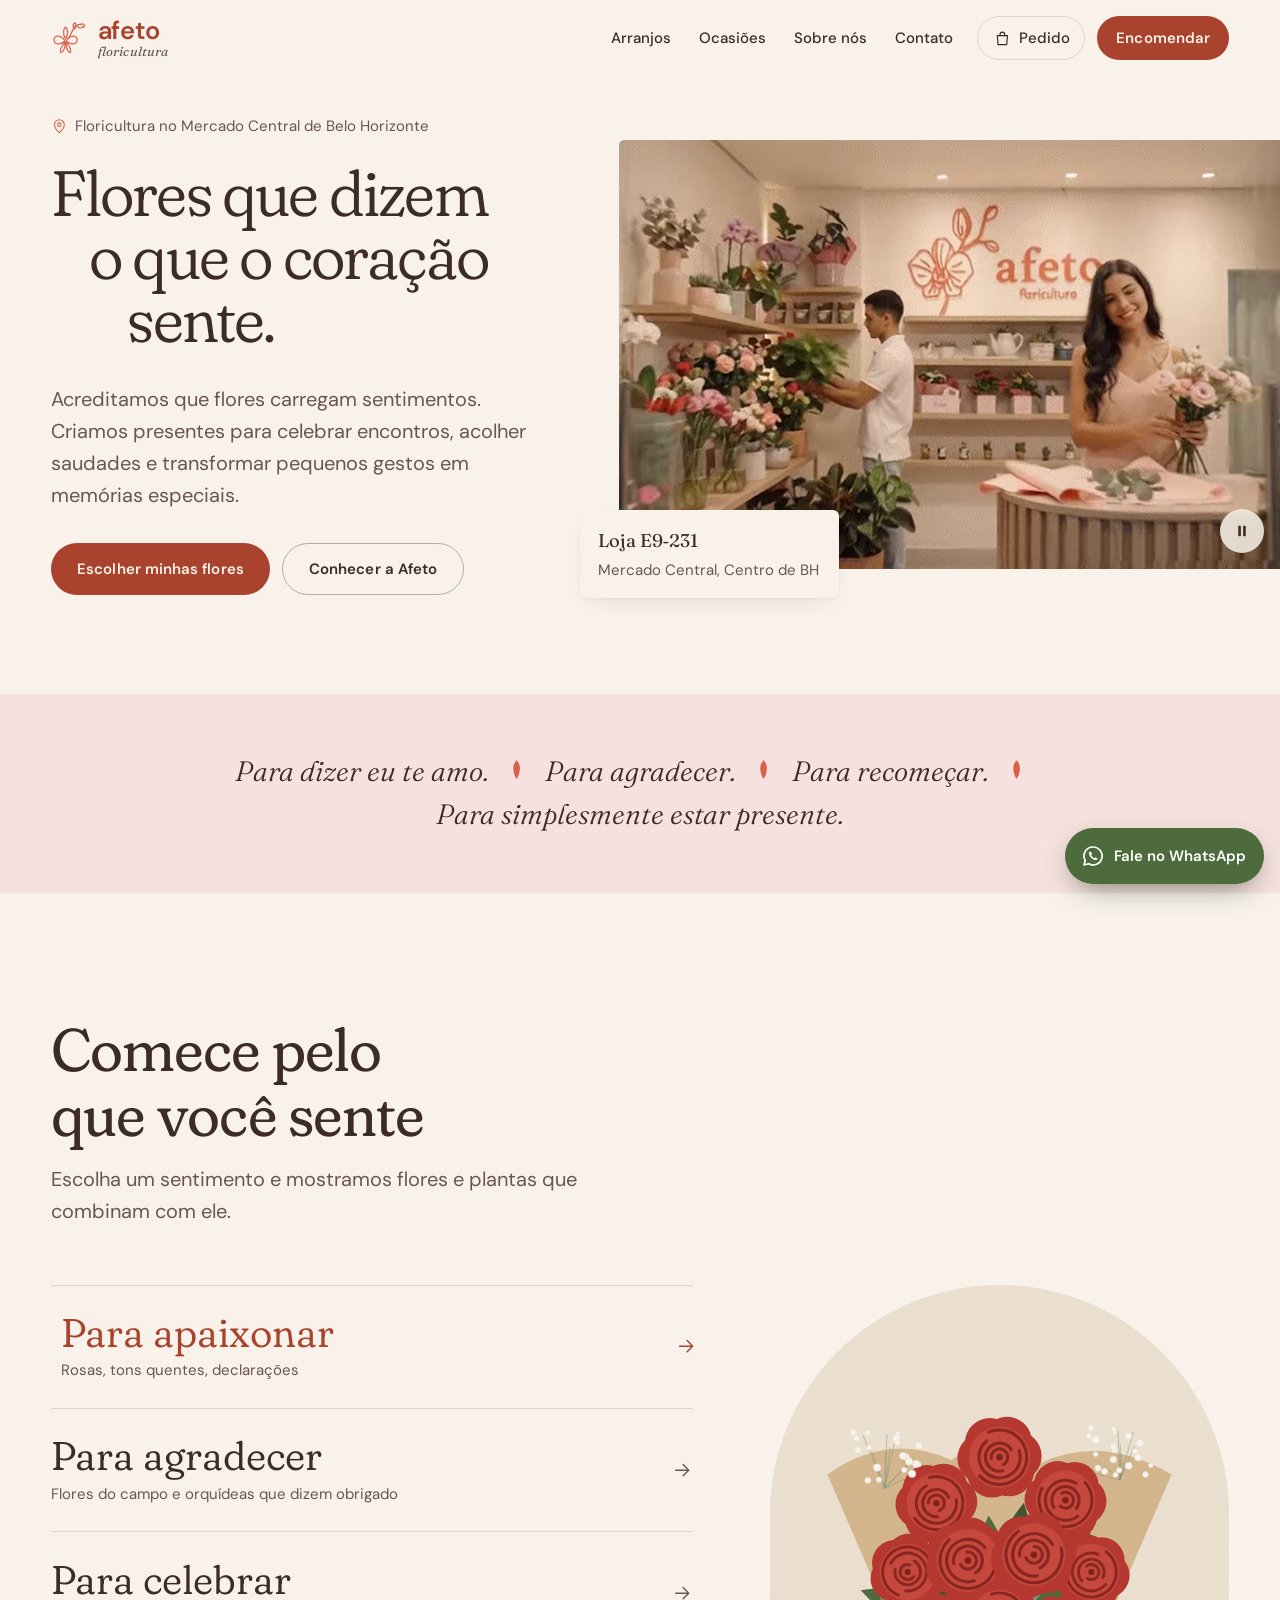
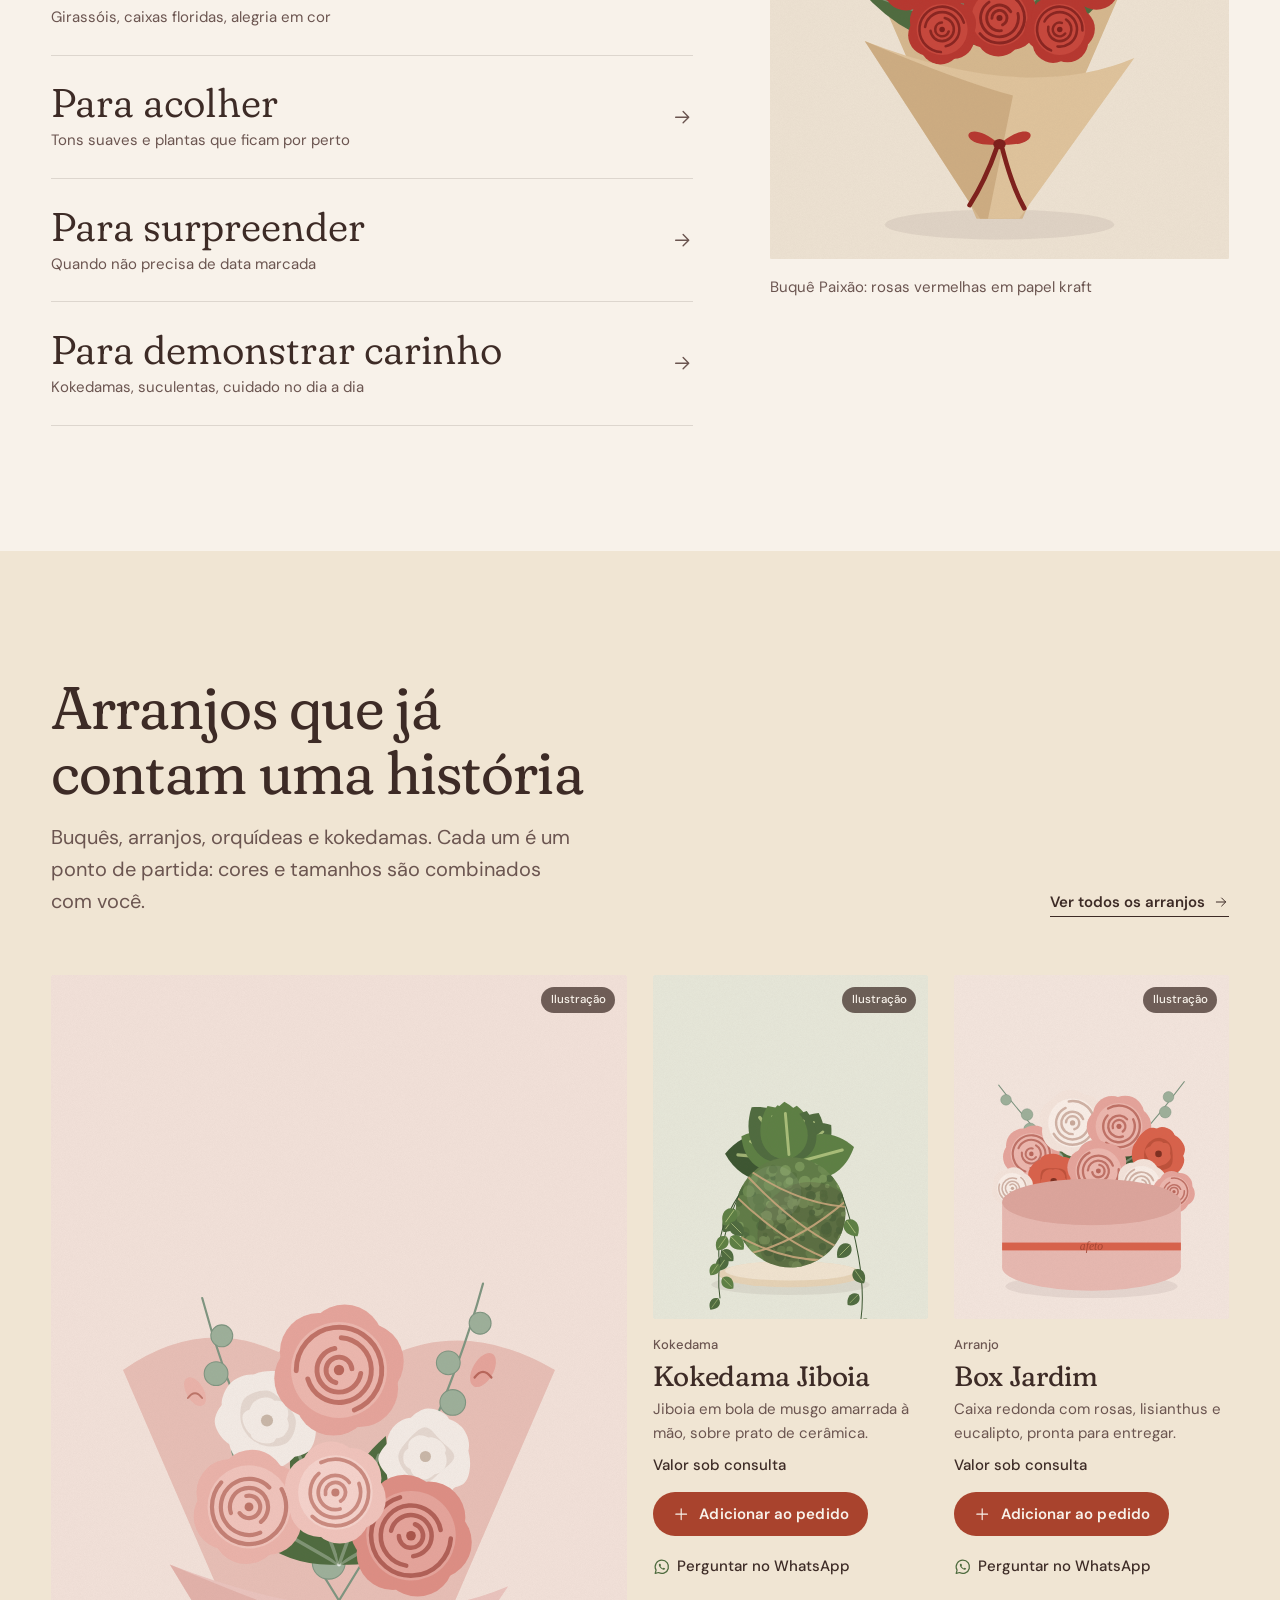
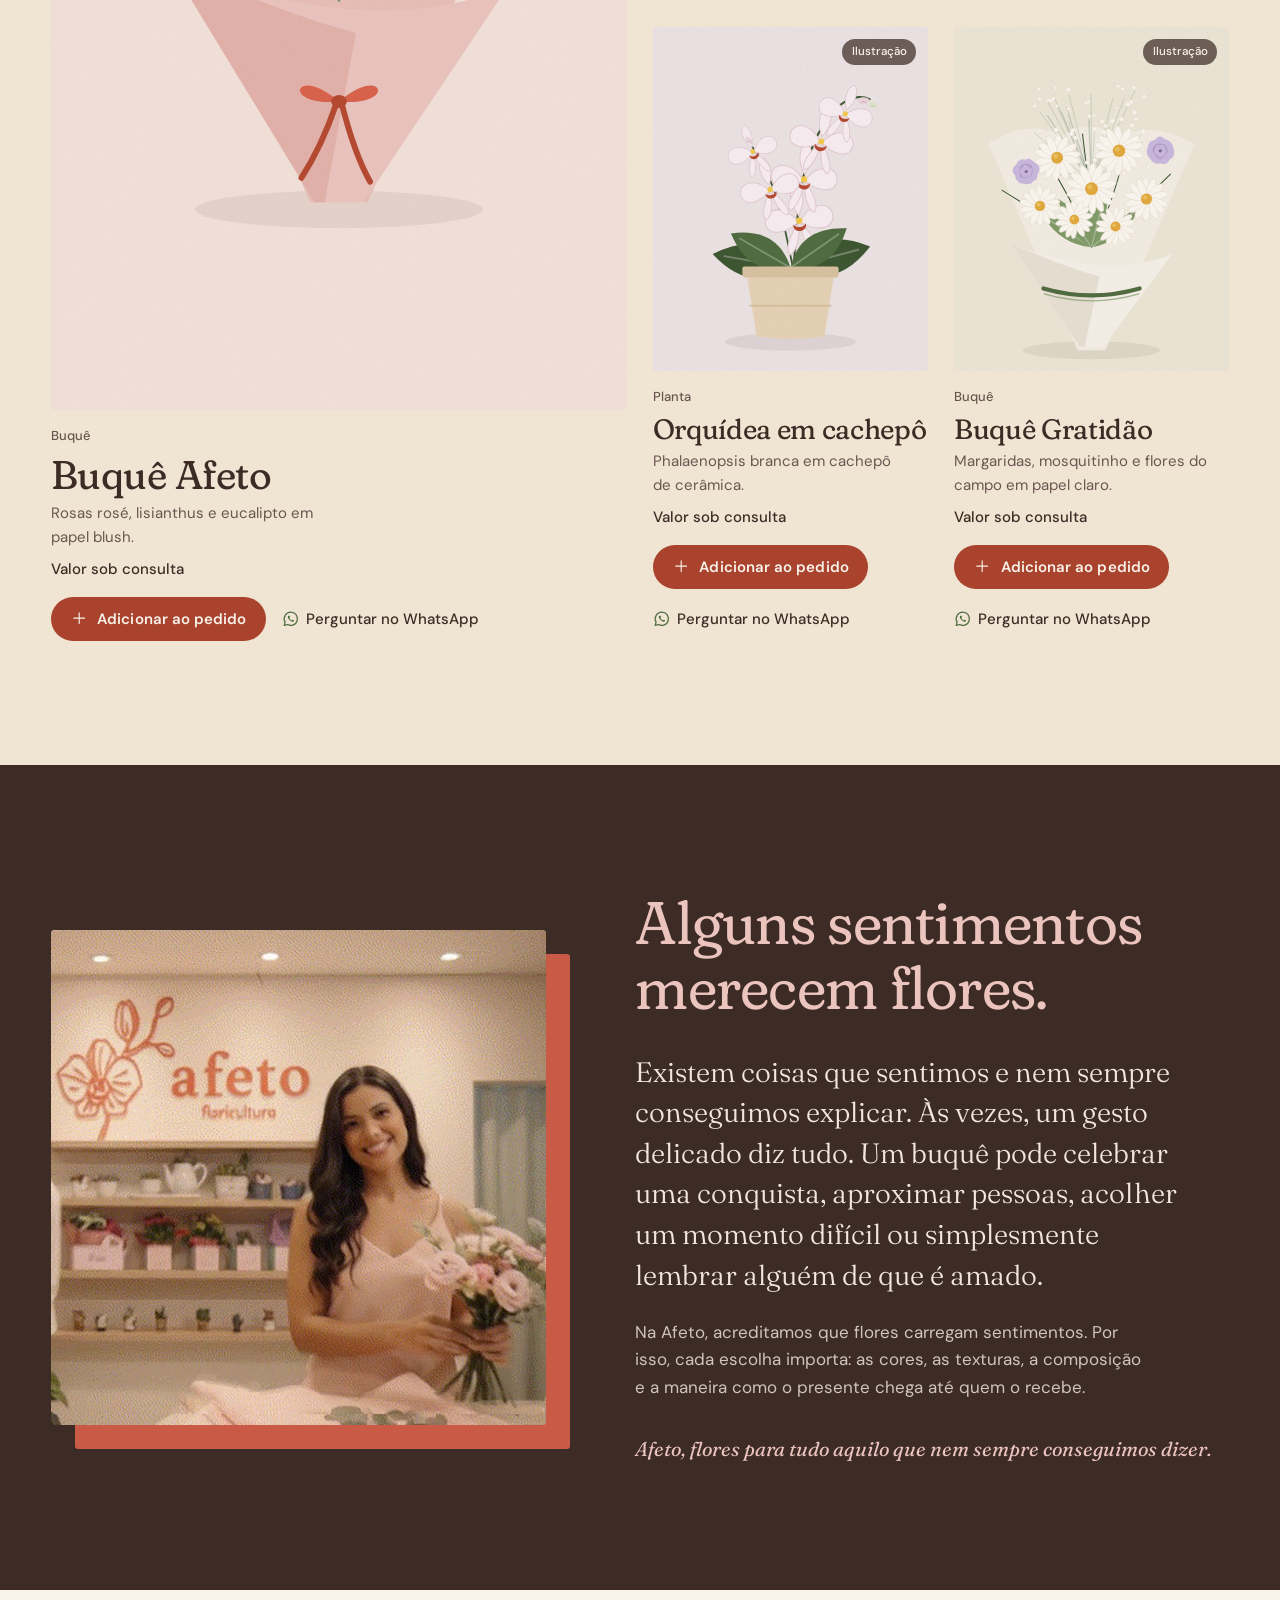
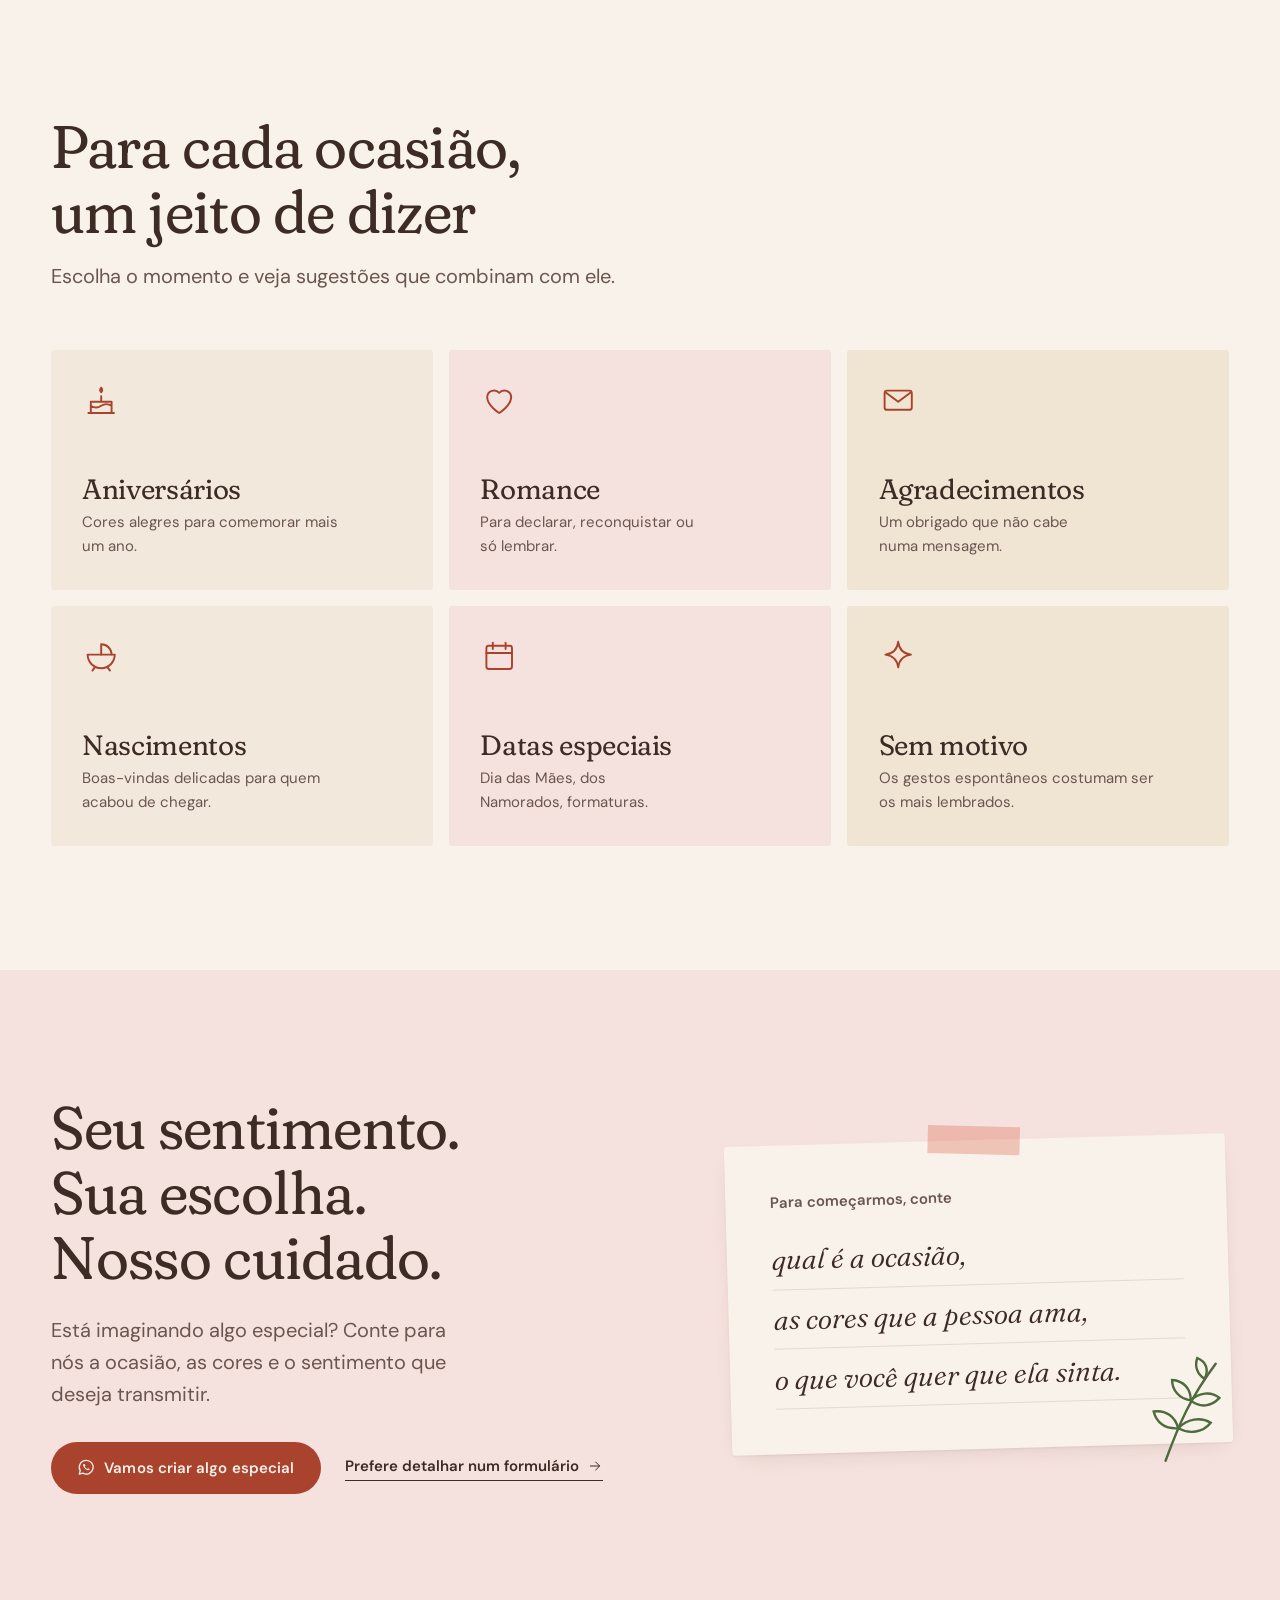
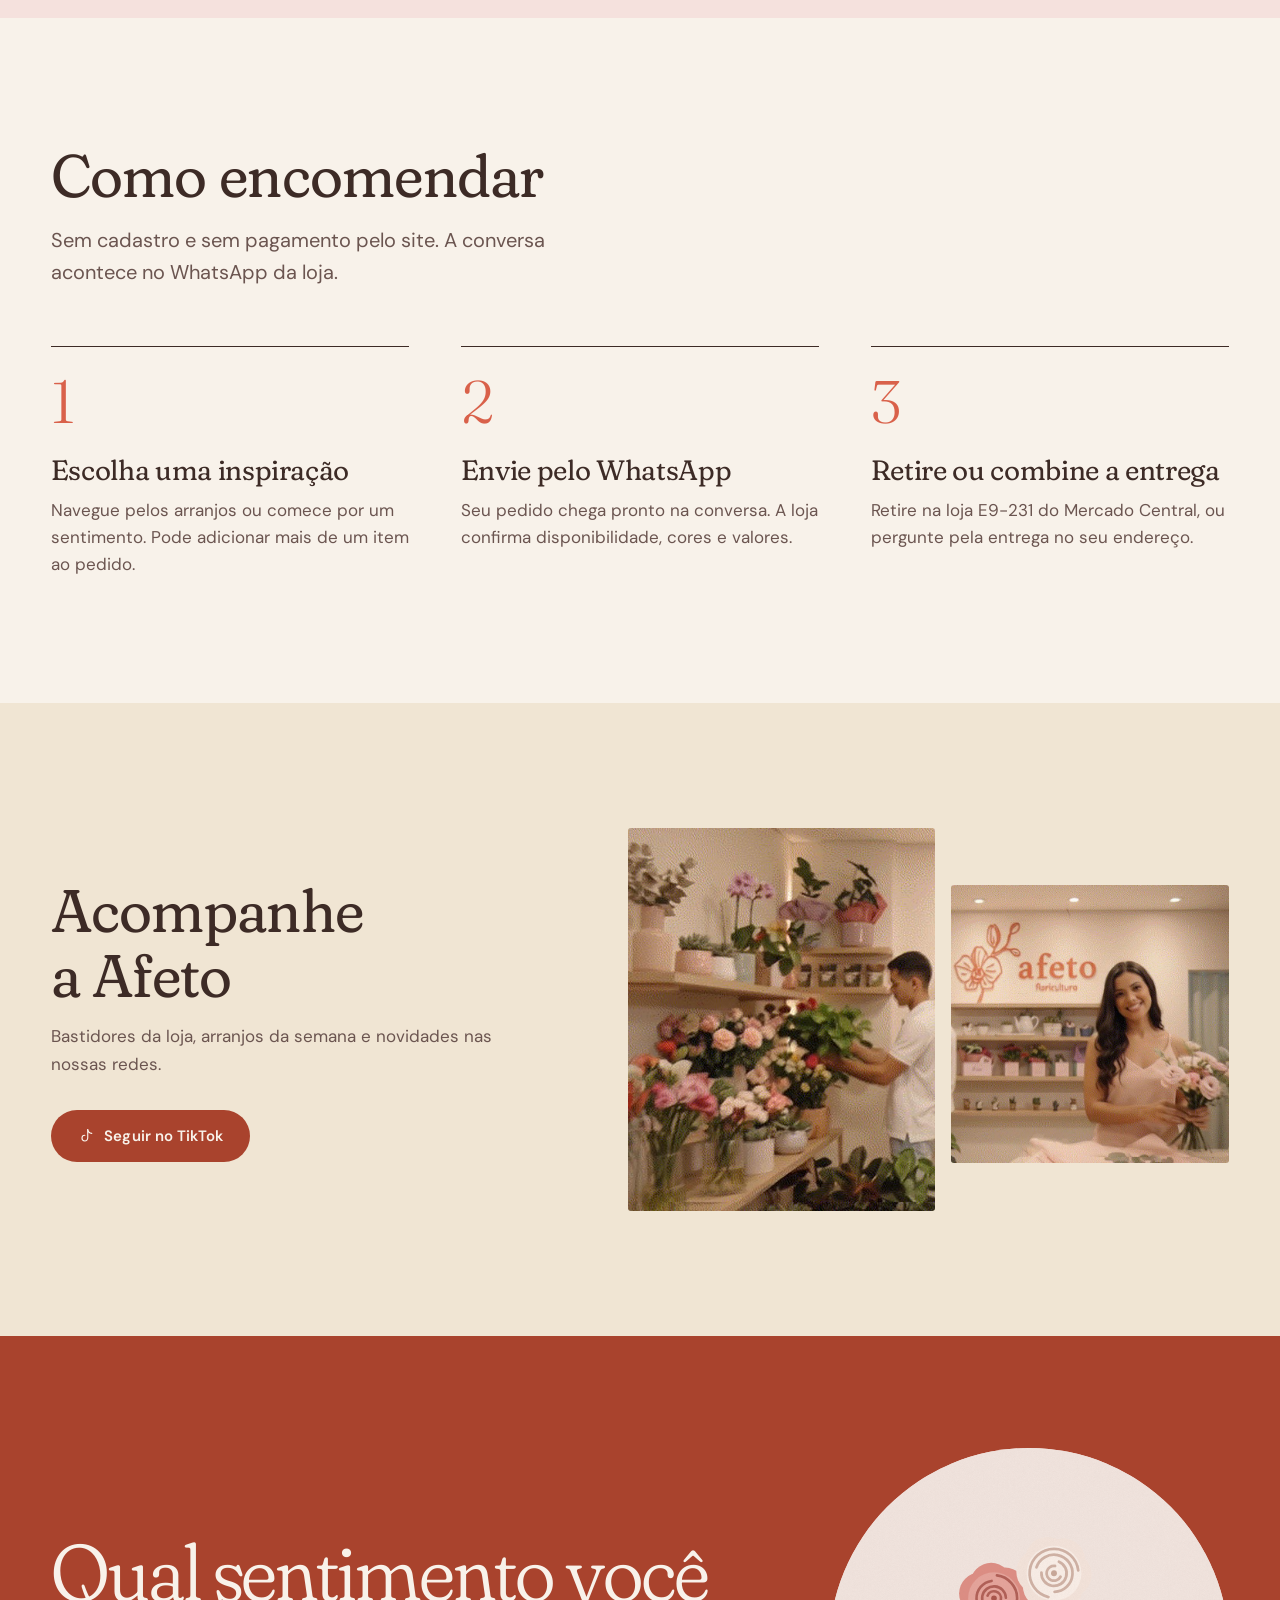
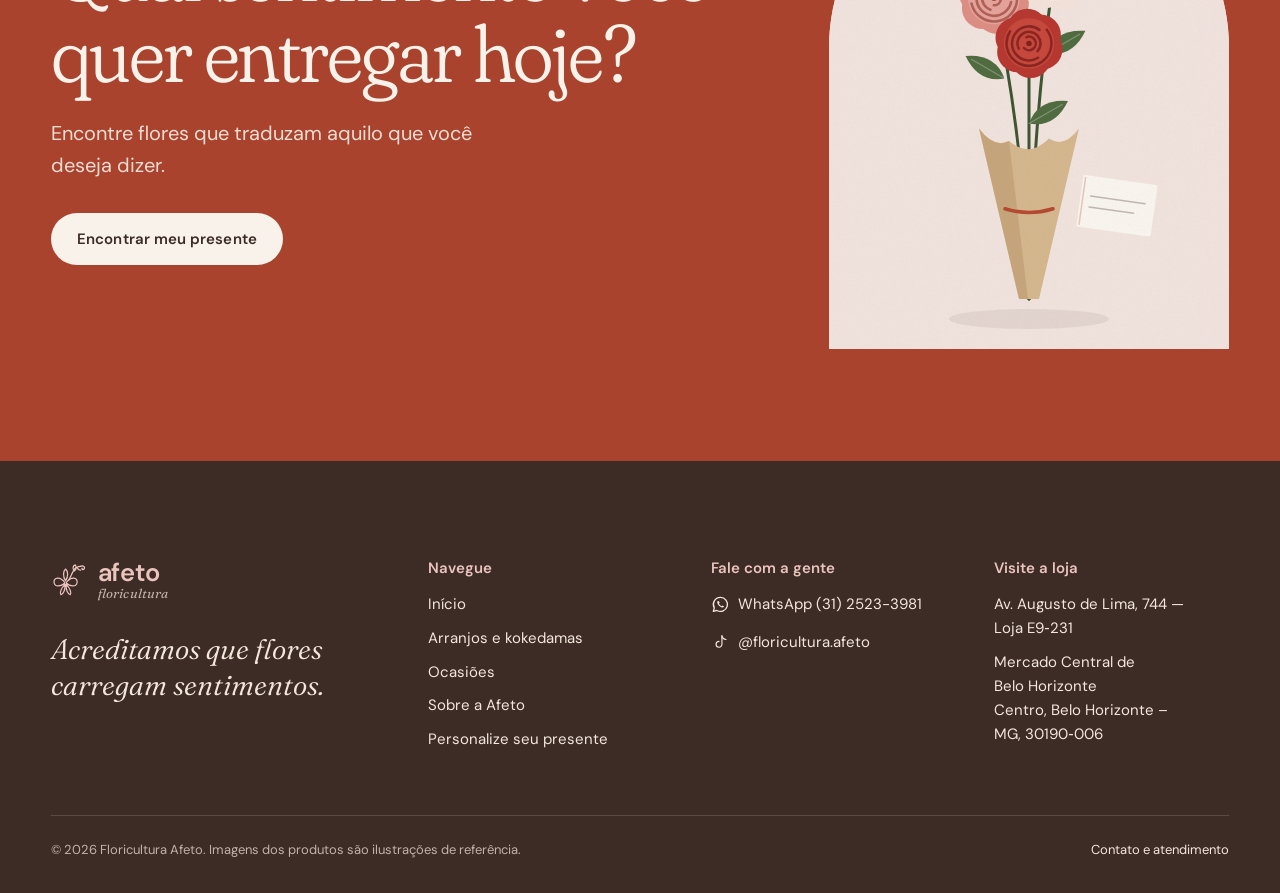
<file: index.html>
<!doctype html>
<html lang="pt-BR" data-root="./">
<head>
<meta charset="utf-8">
<meta name="viewport" content="width=device-width, initial-scale=1, viewport-fit=cover">
<title>Floricultura Afeto | Flores, buquês e kokedamas no Mercado Central de BH</title>
<meta name="description" content="Buquês, arranjos, orquídeas e kokedamas para dizer o que o coração sente. Floricultura Afeto, loja E9-231 do Mercado Central de Belo Horizonte. Encomendas pelo WhatsApp.">
<link rel="canonical" href="https://agustinhoxc.github.io/floricultura-afeto/">
<meta name="theme-color" content="#F8F2EA">
<meta property="og:type" content="website">
<meta property="og:locale" content="pt_BR">
<meta property="og:site_name" content="Floricultura Afeto">
<meta property="og:title" content="Floricultura Afeto | Flores, buquês e kokedamas no Mercado Central de BH">
<meta property="og:description" content="Buquês, arranjos, orquídeas e kokedamas para dizer o que o coração sente. Floricultura Afeto, loja E9-231 do Mercado Central de Belo Horizonte. Encomendas pelo WhatsApp.">
<meta property="og:url" content="https://agustinhoxc.github.io/floricultura-afeto/">
<meta property="og:image" content="https://agustinhoxc.github.io/floricultura-afeto/assets/img/brand/og-image.jpg">
<meta property="og:image:width" content="1200">
<meta property="og:image:height" content="630">
<meta name="twitter:card" content="summary_large_image">
<link rel="icon" href="favicon.svg" type="image/svg+xml">
<link rel="apple-touch-icon" href="assets/img/brand/apple-touch-icon.png">
<link rel="preload" href="assets/fonts/fraunces-latin-full-normal.woff2" as="font" type="font/woff2" crossorigin>
<link rel="preload" href="assets/fonts/dm-sans-latin-opsz-normal.woff2" as="font" type="font/woff2" crossorigin>
<link rel="stylesheet" href="assets/css/fonts.css">
<link rel="stylesheet" href="assets/css/tokens.css">
<link rel="stylesheet" href="assets/css/base.css">
<link rel="stylesheet" href="assets/css/layout.css">
<link rel="stylesheet" href="assets/css/components.css">
<link rel="stylesheet" href="assets/css/pages.css">
<link rel="preload" as="image" href="assets/img/hero/afeto-hero-poster.jpg">
<script type="application/ld+json">{"@context": "https://schema.org", "@type": "Florist", "name": "Floricultura Afeto", "slogan": "Acreditamos que flores carregam sentimentos.", "url": "https://agustinhoxc.github.io/floricultura-afeto/", "image": "https://agustinhoxc.github.io/floricultura-afeto/assets/img/brand/og-image.jpg", "telephone": "+55-31-2523-3981", "address": {"@type": "PostalAddress", "streetAddress": "Av. Augusto de Lima, 744 - Loja E9&#8209;231 (Mercado Central)", "addressLocality": "Belo Horizonte", "addressRegion": "MG", "postalCode": "30190&#8209;006", "addressCountry": "BR"}, "containedInPlace": {"@type": "Place", "name": "Mercado Central de Belo Horizonte"}, "sameAs": ["https://www.tiktok.com/@floricultura.afeto"]}</script>
</head>
<body>
<a class="skip-link" href="#conteudo">Pular para o conteúdo</a>
<svg width="0" height="0" style="position:absolute" aria-hidden="true" focusable="false">
<symbol id="i-orchid" viewBox="0 0 100 100"><g fill="none" stroke="currentColor" stroke-width="3.2" stroke-linecap="round" stroke-linejoin="round"><path d="M38 52C30 40 32 26 38 21c6 5 8 19 0 31Z"/><path d="M36 56C24 40 6 42 8 56c2 12 18 11 28 2Z"/><path d="M40 56c12-16 30-14 28 0-2 12-18 11-28 2Z"/><path d="M36.5 61C28 70 22 81 26 88c6-2 11-13 11-25"/><path d="M39.5 61C48 70 54 81 50 88c-6-2-11-13-11-25"/><path d="M33.5 60c0 8 9 8 9 0-3 3-6 3-9 0Z"/><path d="M46 50c6-10 9-20 14-27 4-6 10-9 17-9"/><path d="M61 26c-6-6-4-14 2-16 4 5 3 12-2 16Z"/><path d="M77 14c7-3 13 2 9 7-3 3-7 0-5-2"/><path d="M69 18c1 4 4 6 8 6"/></g></symbol>
<symbol id="i-menu" viewBox="0 0 24 24"><path d="M4 7h16M4 12h16M4 17h10"/></symbol>
<symbol id="i-close" viewBox="0 0 24 24"><path d="M6 6l12 12M18 6 6 18"/></symbol>
<symbol id="i-arrow" viewBox="0 0 24 24"><path d="M5 12h14M13 6l6 6-6 6"/></symbol>
<symbol id="i-bag" viewBox="0 0 24 24"><path d="M5.5 8.5h13l-1 11.5h-11l-1-11.5Z"/><path d="M9 8.5V7a3 3 0 0 1 6 0v1.5"/></symbol>
<symbol id="i-plus" viewBox="0 0 24 24"><path d="M12 5v14M5 12h14"/></symbol>
<symbol id="i-minus" viewBox="0 0 24 24"><path d="M5 12h14"/></symbol>
<symbol id="i-trash" viewBox="0 0 24 24"><path d="M4 7h16M10 11v6M14 11v6M6 7l1 13h10l1-13M9 7V4h6v3"/></symbol>
<symbol id="i-pin" viewBox="0 0 24 24"><path d="M12 21s-7-6.2-7-11.5a7 7 0 0 1 14 0C19 14.8 12 21 12 21Z"/><circle cx="12" cy="9.5" r="2.5"/></symbol>
<symbol id="i-clock" viewBox="0 0 24 24"><circle cx="12" cy="12" r="9"/><path d="M12 7v5l3 2"/></symbol>
<symbol id="i-phone" viewBox="0 0 24 24"><path d="M5 4h4l2 5-2.5 1.5a11 11 0 0 0 5 5L15 13l5 2v4a1 1 0 0 1-1 1A16 16 0 0 1 4 5a1 1 0 0 1 1-1Z"/></symbol>
<symbol id="i-pause" viewBox="0 0 24 24"><rect x="7" y="5" width="3.5" height="14" rx="1" fill="currentColor" stroke="none"/><rect x="13.5" y="5" width="3.5" height="14" rx="1" fill="currentColor" stroke="none"/></symbol>
<symbol id="i-play" viewBox="0 0 24 24"><path d="M8 5.5v13l10.5-6.5L8 5.5Z" fill="currentColor" stroke="none"/></symbol>
<symbol id="i-check" viewBox="0 0 24 24"><path d="M5 12.5l4.5 4.5L19 7.5"/></symbol>
<symbol id="i-info" viewBox="0 0 24 24"><circle cx="12" cy="12" r="9"/><path d="M12 11v5M12 8h.01"/></symbol>
<symbol id="i-whatsapp" viewBox="0 0 24 24"><path d="M12 3a9 9 0 0 0-7.8 13.5L3 21l4.6-1.2A9 9 0 1 0 12 3Z" fill="none" stroke="currentColor" stroke-width="1.7" stroke-linejoin="round"/><path d="M8.6 7.6c-.5.6-.8 1.3-.6 2.3.5 2.6 3.4 5.5 6 6 1 .2 1.7-.1 2.3-.6l.3-.9-2.2-1.1-1 1c-1.4-.6-2.7-1.9-3.3-3.3l1-1-1.1-2.2-.9.3-.5-.5Z" fill="currentColor" stroke="none"/></symbol>
<symbol id="i-tiktok" viewBox="0 0 24 24"><path d="M14 3.5v11a3.75 3.75 0 1 1-3.75-3.75"/><path d="M14 3.5c.4 2.7 2.4 4.6 5.2 4.8"/></symbol>
<symbol id="i-instagram" viewBox="0 0 24 24"><rect x="4" y="4" width="16" height="16" rx="5"/><circle cx="12" cy="12" r="3.6"/><circle cx="16.8" cy="7.2" r=".9" fill="currentColor" stroke="none"/></symbol>
<symbol id="i-cake" viewBox="0 0 24 24"><path d="M4 20h16M5.5 20v-7h13v7M5.5 15.5c2.2 1.4 4.4 1.4 6.5 0s4.3-1.4 6.5 0M12 13V9.5M12 7c.9-.8.9-1.8 0-2.8-.9 1-.9 2 0 2.8Z"/></symbol>
<symbol id="i-heart" viewBox="0 0 24 24"><path d="M12 20s-7.5-4.6-7.5-10A4.3 4.3 0 0 1 12 7.4a4.3 4.3 0 0 1 7.5 2.6c0 5.4-7.5 10-7.5 10Z"/></symbol>
<symbol id="i-letter" viewBox="0 0 24 24"><rect x="3.5" y="6" width="17" height="12" rx="1.5"/><path d="M4 7l8 6 8-6"/></symbol>
<symbol id="i-cradle" viewBox="0 0 24 24"><path d="M3.5 11h17a8.5 8.5 0 0 1-17 0Z"/><path d="M12 11V4.5a6.5 6.5 0 0 1 6.5 6.5M8 19l-1.5 2M16 19l1.5 2"/></symbol>
<symbol id="i-calendar" viewBox="0 0 24 24"><rect x="4" y="5.5" width="16" height="14.5" rx="1.5"/><path d="M4 10h16M8 3.5v4M16 3.5v4"/></symbol>
<symbol id="i-spark" viewBox="0 0 24 24"><path d="M12 3c.6 4.8 3.2 7.4 8 8-4.8.6-7.4 3.2-8 8-.6-4.8-3.2-7.4-8-8 4.8-.6 7.4-3.2 8-8Z"/></symbol>
<symbol id="i-leaf" viewBox="0 0 24 24"><path d="M5 19C5 10 10 5 19 5c0 9-5 14-14 14Z"/><path d="M5 19l8-8"/></symbol>
<symbol id="i-chat" viewBox="0 0 24 24"><path d="M4 5h16v11H9.5L4 20V5Z"/><path d="M8 9.5h8M8 12.5h5"/></symbol>
<symbol id="i-gift" viewBox="0 0 24 24"><path d="M4 9h16v4H4zM5.5 13h13v7h-13zM12 9v11"/><path d="M12 9C10.5 6 7 6 7 7.8S10 9 12 9c2 0 5 .6 5-1.2S13.5 6 12 9Z"/></symbol>
<symbol id="i-water" viewBox="0 0 24 24"><path d="M12 3.5s6 6.4 6 10.8a6 6 0 0 1-12 0c0-4.4 6-10.8 6-10.8Z"/></symbol>
<symbol id="i-sun" viewBox="0 0 24 24"><circle cx="12" cy="12" r="4"/><path d="M12 2.5v2.5M12 19v2.5M2.5 12H5M19 12h2.5M5.3 5.3l1.8 1.8M16.9 16.9l1.8 1.8M5.3 18.7l1.8-1.8M16.9 7.1l1.8-1.8"/></symbol>
<symbol id="i-petal" viewBox="0 0 24 24"><path d="M12 3c4.2 4 4.2 11 0 18-4.2-7-4.2-14 0-18Z" fill="currentColor" stroke="none"/></symbol>
<symbol id="i-sprig" viewBox="0 0 100 100"><g fill="none" stroke="currentColor" stroke-width="2.2" stroke-linecap="round"><path d="M20 90C40 60 55 40 85 15"/><path d="M38 64c-12-2-18-10-18-20 11 1 18 9 18 20Z"/><path d="M38 64c10-6 22-6 30 2-9 7-21 6-30-2Z"/><path d="M55 42c-10-4-14-13-12-22 10 3 15 12 12 22Z"/><path d="M55 42c9-5 20-4 26 4-9 6-19 5-26-4Z"/><path d="M72 26c-6-6-6-14-2-20 7 5 8 13 2 20Z"/></g></symbol>
</svg>
<header class="site-header" data-header>
  <div class="container header-inner">
    <a class="brand" href="./" aria-label="Floricultura Afeto, página inicial"><svg class="brand__mark" viewBox="0 0 100 100" aria-hidden="true"><use href="#i-orchid"></use></svg><span class="brand__word"><span class="brand__name">afeto</span><span class="brand__sub">floricultura</span></span></a>
    <nav class="main-nav" id="menu" aria-label="Principal">
      <ul>
        <li><a href="arranjos/">Arranjos</a></li>
        <li><a href="#ocasioes">Ocasiões</a></li>
        <li><a href="sobre/">Sobre nós</a></li>
        <li><a href="contato/">Contato</a></li>
      </ul>
      <div class="main-nav__extra">
        <a class="btn btn-primary" data-wa="default" href="contato/"><svg class="icon " aria-hidden="true"><use href="#i-whatsapp"></use></svg><span>Encomendar pelo WhatsApp</span></a>
        <p><span data-config="addressLine">Av. Augusto de Lima, 744 — Loja E9&#8209;231</span><br><span data-config="venue">Mercado Central de Belo Horizonte</span></p>
      </div>
    </nav>
    <div class="header-actions">
      <button type="button" class="order-trigger" data-order-open aria-label="Abrir pedido">
        <svg class="icon " aria-hidden="true"><use href="#i-bag"></use></svg><span class="order-trigger__label">Pedido</span><span class="badge" data-order-count hidden>0</span>
      </button>
      <a class="btn btn-primary btn-sm header-cta" data-wa="default" href="contato/">Encomendar</a>
      <button type="button" class="menu-toggle" aria-expanded="false" aria-controls="menu" aria-label="Abrir menu"><svg class="icon " aria-hidden="true"><use href="#i-menu"></use></svg></button>
    </div>
  </div>
</header>
<main id="conteudo">

<section class="hero" aria-labelledby="hero-title">
  <div class="container hero__grid">
    <div class="hero__copy">
      <p class="hero__kicker" data-enter="1"><svg class="icon " aria-hidden="true"><use href="#i-pin"></use></svg>Floricultura no Mercado Central de Belo Horizonte</p>
      <h1 class="display" id="hero-title"><span data-enter="1">Flores que dizem</span> <span class="indent" data-enter="2">o que o coração</span> <span class="indent-2" data-enter="2">sente.</span></h1>
      <p class="hero__lede" data-enter="3">Acreditamos que flores carregam sentimentos. Criamos presentes para celebrar encontros, acolher saudades e transformar pequenos gestos em memórias especiais.</p>
      <div class="hero__actions" data-enter="4">
        <a class="btn btn-primary" href="arranjos/">Escolher minhas flores</a>
        <a class="btn btn-ghost" href="sobre/">Conhecer a Afeto</a>
      </div>
    </div>
    <figure class="hero__media">
      <div class="hero__frame">
        <video data-hero-video autoplay muted loop playsinline preload="auto" poster="assets/img/hero/afeto-hero-poster.jpg" aria-hidden="true" width="1120" height="630">
          <source src="assets/img/hero/afeto-hero.webm" type="video/webm">
          <source src="assets/img/hero/afeto-hero.mp4" type="video/mp4">
        </video>
        <button type="button" class="media-toggle" data-video-toggle aria-label="Pausar vídeo" aria-pressed="false"><svg class="icon " aria-hidden="true"><use href="#i-pause"></use></svg></button>
      </div>
      <figcaption class="hero__note"><strong>Loja E9&#8209;231</strong><span>Mercado Central, Centro de BH</span></figcaption>
    </figure>
  </div>
</section>

<section class="strip" aria-label="O que as flores dizem">
  <p class="strip__text"><span>Para dizer eu te amo.</span><svg class="strip__petal" aria-hidden="true"><use href="#i-petal"></use></svg><span>Para agradecer.</span><svg class="strip__petal" aria-hidden="true"><use href="#i-petal"></use></svg><span>Para recomeçar.</span><svg class="strip__petal" aria-hidden="true"><use href="#i-petal"></use></svg><span>Para simplesmente estar presente.</span></p>
</section>

<section class="section feelings" id="sentimentos" aria-labelledby="feelings-title">
  <div class="container">
    <header class="section-head">
      <h2 id="feelings-title">Comece pelo que você sente</h2>
      <p>Escolha um sentimento e mostramos flores e plantas que combinam com ele.</p>
    </header>
    <div class="feelings__grid">
      <ul class="feelings__list" data-feelings>
<li><a href="arranjos/?sentimento=apaixonar" data-preview="assets/img/products/buque-paixao.svg" data-caption="Buquê Paixão: rosas vermelhas em papel kraft">
  <img class="feeling__thumb" src="assets/img/products/buque-paixao.svg" alt="" width="64" height="80" loading="lazy">
  <span class="feeling__text"><span class="feeling__name">Para apaixonar</span><span class="feeling__hint">Rosas, tons quentes, declarações</span></span>
  <svg class="icon " aria-hidden="true"><use href="#i-arrow"></use></svg></a></li>
<li><a href="arranjos/?sentimento=agradecer" data-preview="assets/img/products/buque-gratidao.svg" data-caption="Buquê Gratidão: margaridas e mosquitinho">
  <img class="feeling__thumb" src="assets/img/products/buque-gratidao.svg" alt="" width="64" height="80" loading="lazy">
  <span class="feeling__text"><span class="feeling__name">Para agradecer</span><span class="feeling__hint">Flores do campo e orquídeas que dizem obrigado</span></span>
  <svg class="icon " aria-hidden="true"><use href="#i-arrow"></use></svg></a></li>
<li><a href="arranjos/?sentimento=celebrar" data-preview="assets/img/products/buque-sol.svg" data-caption="Buquê Sol: girassóis em papel kraft">
  <img class="feeling__thumb" src="assets/img/products/buque-sol.svg" alt="" width="64" height="80" loading="lazy">
  <span class="feeling__text"><span class="feeling__name">Para celebrar</span><span class="feeling__hint">Girassóis, caixas floridas, alegria em cor</span></span>
  <svg class="icon " aria-hidden="true"><use href="#i-arrow"></use></svg></a></li>
<li><a href="arranjos/?sentimento=acolher" data-preview="assets/img/products/kokedama-lirio.svg" data-caption="Kokedama Lírio-da-paz">
  <img class="feeling__thumb" src="assets/img/products/kokedama-lirio.svg" alt="" width="64" height="80" loading="lazy">
  <span class="feeling__text"><span class="feeling__name">Para acolher</span><span class="feeling__hint">Tons suaves e plantas que ficam por perto</span></span>
  <svg class="icon " aria-hidden="true"><use href="#i-arrow"></use></svg></a></li>
<li><a href="arranjos/?sentimento=surpreender" data-preview="assets/img/products/box-jardim.svg" data-caption="Box Jardim: flores em caixa redonda">
  <img class="feeling__thumb" src="assets/img/products/box-jardim.svg" alt="" width="64" height="80" loading="lazy">
  <span class="feeling__text"><span class="feeling__name">Para surpreender</span><span class="feeling__hint">Quando não precisa de data marcada</span></span>
  <svg class="icon " aria-hidden="true"><use href="#i-arrow"></use></svg></a></li>
<li><a href="arranjos/?sentimento=carinho" data-preview="assets/img/products/kokedama-jiboia.svg" data-caption="Kokedama Jiboia">
  <img class="feeling__thumb" src="assets/img/products/kokedama-jiboia.svg" alt="" width="64" height="80" loading="lazy">
  <span class="feeling__text"><span class="feeling__name">Para demonstrar carinho</span><span class="feeling__hint">Kokedamas, suculentas, cuidado no dia a dia</span></span>
  <svg class="icon " aria-hidden="true"><use href="#i-arrow"></use></svg></a></li>
      </ul>
      <figure class="feelings__preview" aria-hidden="true">
        <div class="feelings__preview-frame" data-feelings-preview>
          <img src="assets/img/products/buque-paixao.svg" alt="" width="800" height="1000" loading="lazy">
          <img class="is-out" src="assets/img/products/buque-gratidao.svg" alt="" width="800" height="1000" loading="lazy">
        </div>
        <figcaption data-feelings-caption></figcaption>
      </figure>
    </div>
  </div>
</section>

<section class="section section--madeira featured" aria-labelledby="featured-title">
  <div class="container">
    <header class="section-head section-head--row">
      <div>
        <h2 id="featured-title">Arranjos que já contam uma história</h2>
        <p>Buquês, arranjos, orquídeas e kokedamas. Cada um é um ponto de partida: cores e tamanhos são combinados com você.</p>
      </div>
      <a class="link-arrow" href="arranjos/">Ver todos os arranjos <svg class="icon " aria-hidden="true"><use href="#i-arrow"></use></svg></a>
    </header>
    <div class="featured__grid" data-featured>
      <noscript><p>Para ver os arranjos, ative o JavaScript ou fale com a gente pelo WhatsApp (31) 2523-3981.</p></noscript>
    </div>
    <p class="rail-hint">Arraste para o lado para ver mais.</p>
  </div>
</section>

<section class="section section--cafe manifesto" aria-labelledby="manifesto-title">
  <div class="container manifesto__grid">
    <figure class="manifesto__media">
      <img src="assets/img/editorial/afeto-buque-balcao.jpg" alt="Florista sorrindo com um buquê de lisianthus rosados no balcão da Afeto" width="720" height="720" loading="lazy" decoding="async">
    </figure>
    <div>
      <h2 class="manifesto__title" id="manifesto-title">Alguns sentimentos merecem flores.</h2>
      <p class="manifesto__lead">Existem coisas que sentimos e nem sempre conseguimos explicar. Às vezes, um gesto delicado diz tudo. Um buquê pode celebrar uma conquista, aproximar pessoas, acolher um momento difícil ou simplesmente lembrar alguém de que é amado.</p>
      <p class="manifesto__body">Na Afeto, acreditamos que flores carregam sentimentos. Por isso, cada escolha importa: as cores, as texturas, a composição e a maneira como o presente chega até quem o recebe.</p>
      <p class="manifesto__sign">Afeto, flores para tudo aquilo que nem sempre conseguimos dizer.</p>
    </div>
  </div>
</section>

<section class="section occasions" id="ocasioes" aria-labelledby="occasions-title">
  <div class="container">
    <header class="section-head">
      <h2 id="occasions-title">Para cada ocasião, um jeito de dizer</h2>
      <p>Escolha o momento e veja sugestões que combinam com ele.</p>
    </header>
    <ul class="occasions__grid">
<li><a class="occasion" href="arranjos/?ocasiao=aniversario"><svg class="icon " aria-hidden="true"><use href="#i-cake"></use></svg><span><h3>Aniversários</h3><p>Cores alegres para comemorar mais um ano.</p></span></a></li>
<li><a class="occasion" href="arranjos/?ocasiao=romance"><svg class="icon " aria-hidden="true"><use href="#i-heart"></use></svg><span><h3>Romance</h3><p>Para declarar, reconquistar ou só lembrar.</p></span></a></li>
<li><a class="occasion" href="arranjos/?ocasiao=agradecimento"><svg class="icon " aria-hidden="true"><use href="#i-letter"></use></svg><span><h3>Agradecimentos</h3><p>Um obrigado que não cabe numa mensagem.</p></span></a></li>
<li><a class="occasion" href="arranjos/?ocasiao=nascimento"><svg class="icon " aria-hidden="true"><use href="#i-cradle"></use></svg><span><h3>Nascimentos</h3><p>Boas-vindas delicadas para quem acabou de chegar.</p></span></a></li>
<li><a class="occasion" href="arranjos/?ocasiao=datas"><svg class="icon " aria-hidden="true"><use href="#i-calendar"></use></svg><span><h3>Datas especiais</h3><p>Dia das Mães, dos Namorados, formaturas.</p></span></a></li>
<li><a class="occasion" href="arranjos/?ocasiao=sem-motivo"><svg class="icon " aria-hidden="true"><use href="#i-spark"></use></svg><span><h3>Sem motivo</h3><p>Os gestos espontâneos costumam ser os mais lembrados.</p></span></a></li>
    </ul>
  </div>
</section>

<section class="section section--blush personal" id="personalize" aria-labelledby="personal-title">
  <div class="container personal__grid">
    <div>
      <h2 class="personal__title" id="personal-title">Seu sentimento. Sua escolha. Nosso cuidado.</h2>
      <p class="personal__text">Está imaginando algo especial? Conte para nós a ocasião, as cores e o sentimento que deseja transmitir.</p>
      <div class="personal__actions">
        <a class="btn btn-primary" data-wa="personalize" href="contato/#personalize"><svg class="icon " aria-hidden="true"><use href="#i-whatsapp"></use></svg><span>Vamos criar algo especial</span></a>
        <a class="link-arrow" href="contato/#personalize">Prefere detalhar num formulário <svg class="icon " aria-hidden="true"><use href="#i-arrow"></use></svg></a>
      </div>
    </div>
    <figure class="note-card">
      <figcaption class="note-card__title">Para começarmos, conte</figcaption>
      <ol>
        <li>qual é a ocasião,</li>
        <li>as cores que a pessoa ama,</li>
        <li>o que você quer que ela sinta.</li>
      </ol>
      <svg class="note-card__sprig" viewBox="0 0 100 100" aria-hidden="true"><use href="#i-sprig"></use></svg>
    </figure>
  </div>
</section>

<section class="section how" aria-labelledby="how-title">
  <div class="container">
    <header class="section-head">
      <h2 id="how-title">Como encomendar</h2>
      <p>Sem cadastro e sem pagamento pelo site. A conversa acontece no WhatsApp da loja.</p>
    </header>
    <ol class="steps">
      <li class="step"><span class="step__n" aria-hidden="true">1</span><h3>Escolha uma inspiração</h3><p>Navegue pelos arranjos ou comece por um sentimento. Pode adicionar mais de um item ao pedido.</p></li>
      <li class="step"><span class="step__n" aria-hidden="true">2</span><h3>Envie pelo WhatsApp</h3><p>Seu pedido chega pronto na conversa. A loja confirma disponibilidade, cores e valores.</p></li>
      <li class="step"><span class="step__n" aria-hidden="true">3</span><h3>Retire ou combine a entrega</h3><p>Retire na loja E9-231 do Mercado Central, ou pergunte pela entrega no seu endereço.</p></li>
    </ol>
  </div>
</section>

<section class="section section--madeira social" aria-labelledby="social-title">
  <div class="container social__grid">
    <div>
      <h2 class="social__title" id="social-title">Acompanhe a Afeto</h2>
      <p class="social__text">Bastidores da loja, arranjos da semana e novidades nas nossas redes.</p>
      <div class="social__actions">
        <a class="btn btn-primary" data-href="tiktok" href="https://www.tiktok.com/@floricultura.afeto" target="_blank" rel="noopener"><svg class="icon " aria-hidden="true"><use href="#i-tiktok"></use></svg><span>Seguir no TikTok</span></a>
        <span data-config-wrap><a class="btn btn-ghost" data-href="instagram" href="#" target="_blank" rel="noopener"><svg class="icon " aria-hidden="true"><use href="#i-instagram"></use></svg><span>Instagram</span></a></span>
      </div>
    </div>
    <div class="social__mosaic">
      <img src="assets/img/editorial/afeto-prateleiras.jpg" alt="Prateleiras da loja com rosas, orquídeas e vasos de plantas" width="560" height="680" loading="lazy" decoding="async">
      <img src="assets/img/editorial/afeto-buque-balcao.jpg" alt="Buquê de lisianthus rosados sendo montado no balcão" width="720" height="720" loading="lazy" decoding="async" style="object-position:70% 60%">
    </div>
  </div>
</section>

<section class="cta-final" aria-labelledby="cta-title">
  <div class="container cta-final__grid">
    <div>
      <h2 id="cta-title">Qual sentimento você quer entregar hoje?</h2>
      <p>Encontre flores que traduzam aquilo que você deseja dizer.</p>
      <a class="btn btn-creme" href="arranjos/">Encontrar meu presente</a>
    </div>
    <div class="arch"><img src="assets/img/products/rosas-avulsas.svg" alt="" width="800" height="1000" loading="lazy"></div>
  </div>
</section>

</main>
<footer class="site-footer">
  <div class="container">
    <div class="footer-top">
      <div class="footer-brand">
        <a class="brand" href="./" aria-label="Floricultura Afeto, página inicial"><svg class="brand__mark" viewBox="0 0 100 100" aria-hidden="true"><use href="#i-orchid"></use></svg><span class="brand__word"><span class="brand__name">afeto</span><span class="brand__sub">floricultura</span></span></a>
        <p class="footer-quote">Acreditamos que flores carregam sentimentos.</p>
      </div>
      <div class="footer-col">
        <h2>Navegue</h2>
        <ul>
          <li><a href="./">Início</a></li>
          <li><a href="arranjos/">Arranjos e kokedamas</a></li>
          <li><a href="#ocasioes">Ocasiões</a></li>
          <li><a href="sobre/">Sobre a Afeto</a></li>
          <li><a href="contato/#personalize">Personalize seu presente</a></li>
        </ul>
      </div>
      <div class="footer-col footer-contact">
        <h2>Fale com a gente</h2>
        <ul>
          <li><a data-wa="default" href="contato/"><svg class="icon " aria-hidden="true"><use href="#i-whatsapp"></use></svg><span>WhatsApp <span data-config="phoneDisplay">(31) 2523-3981</span></span></a></li>
          <li><a data-href="tiktok" href="https://www.tiktok.com/@floricultura.afeto" target="_blank" rel="noopener"><svg class="icon " aria-hidden="true"><use href="#i-tiktok"></use></svg><span data-config="tiktokHandle">@floricultura.afeto</span></a></li>
          <li data-config-wrap><a data-href="instagram" href="#" target="_blank" rel="noopener"><svg class="icon " aria-hidden="true"><use href="#i-instagram"></use></svg><span data-config="instagramHandle">Instagram</span></a></li>
          <li data-config-wrap><a data-href="email" href="#"><span data-config="email" data-hide-empty></span></a></li>
        </ul>
      </div>
      <div class="footer-col">
        <h2>Visite a loja</h2>
        <p><a data-href="maps" href="https://www.google.com/maps/search/?api=1&amp;query=Floricultura+Afeto+Mercado+Central+Belo+Horizonte" target="_blank" rel="noopener"><span data-config="addressLine">Av. Augusto de Lima, 744 — Loja E9&#8209;231</span></a></p>
        <p><span data-config="venue">Mercado Central de Belo Horizonte</span><br><span data-config="addressCity">Centro, Belo Horizonte – MG, 30190&#8209;006</span></p>
        <p data-config-wrap><span data-config="hours" data-hide-empty></span></p>
      </div>
    </div>
    <div class="footer-bottom">
      <p>© <span data-config="year">2026</span> Floricultura Afeto<span data-config-wrap>, <span data-config="cnpj" data-hide-empty></span></span>. Imagens dos produtos são ilustrações de referência.</p>
      <p><a href="contato/">Contato e atendimento</a></p>
    </div>
  </div>
</footer>
<a class="wa-float" data-wa="default" href="contato/"><svg class="icon " aria-hidden="true"><use href="#i-whatsapp"></use></svg><span class="wa-float__label">Fale no WhatsApp</span></a>
<script src="assets/js/config.js" defer></script>
<script src="assets/js/catalog-data.js" defer></script>
<script src="assets/js/main.js" defer></script>
<script src="assets/js/catalog.js" defer></script>
<script src="assets/js/order.js" defer></script>
</body>
</html>
</file>
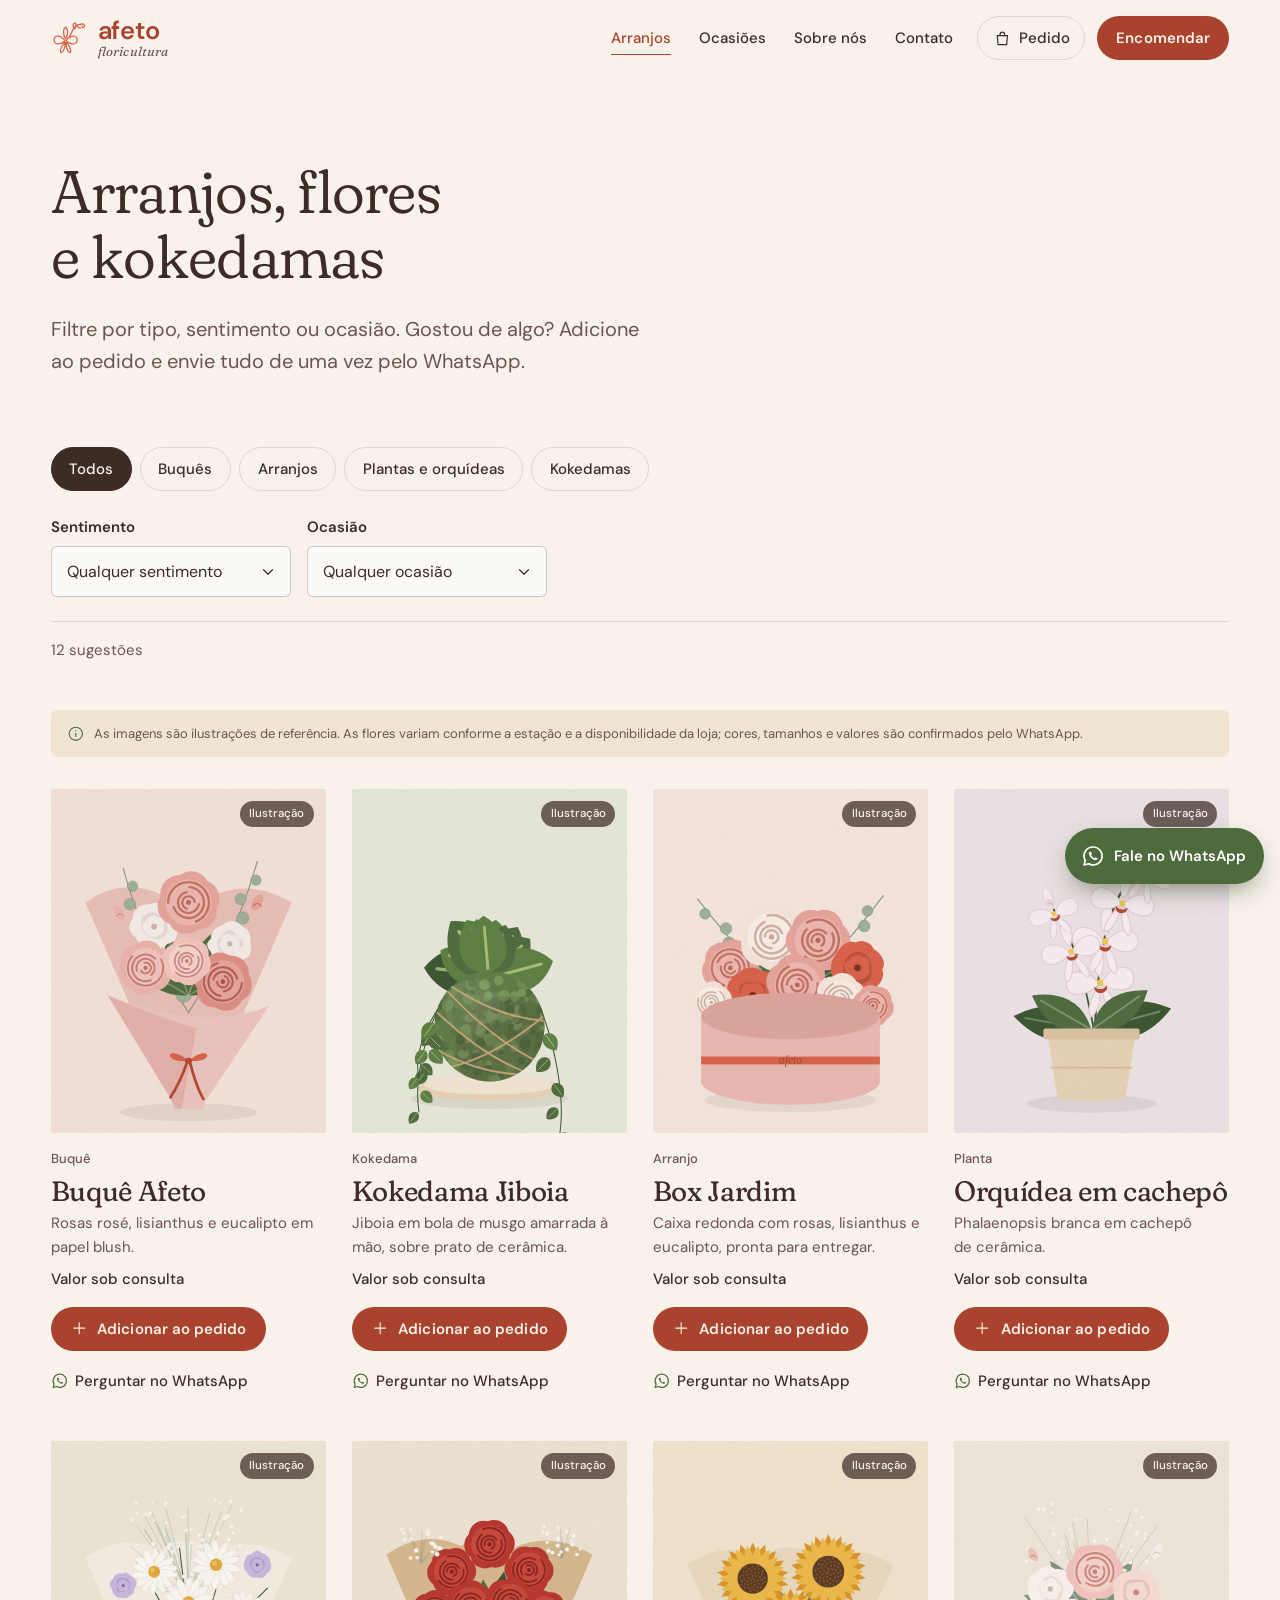
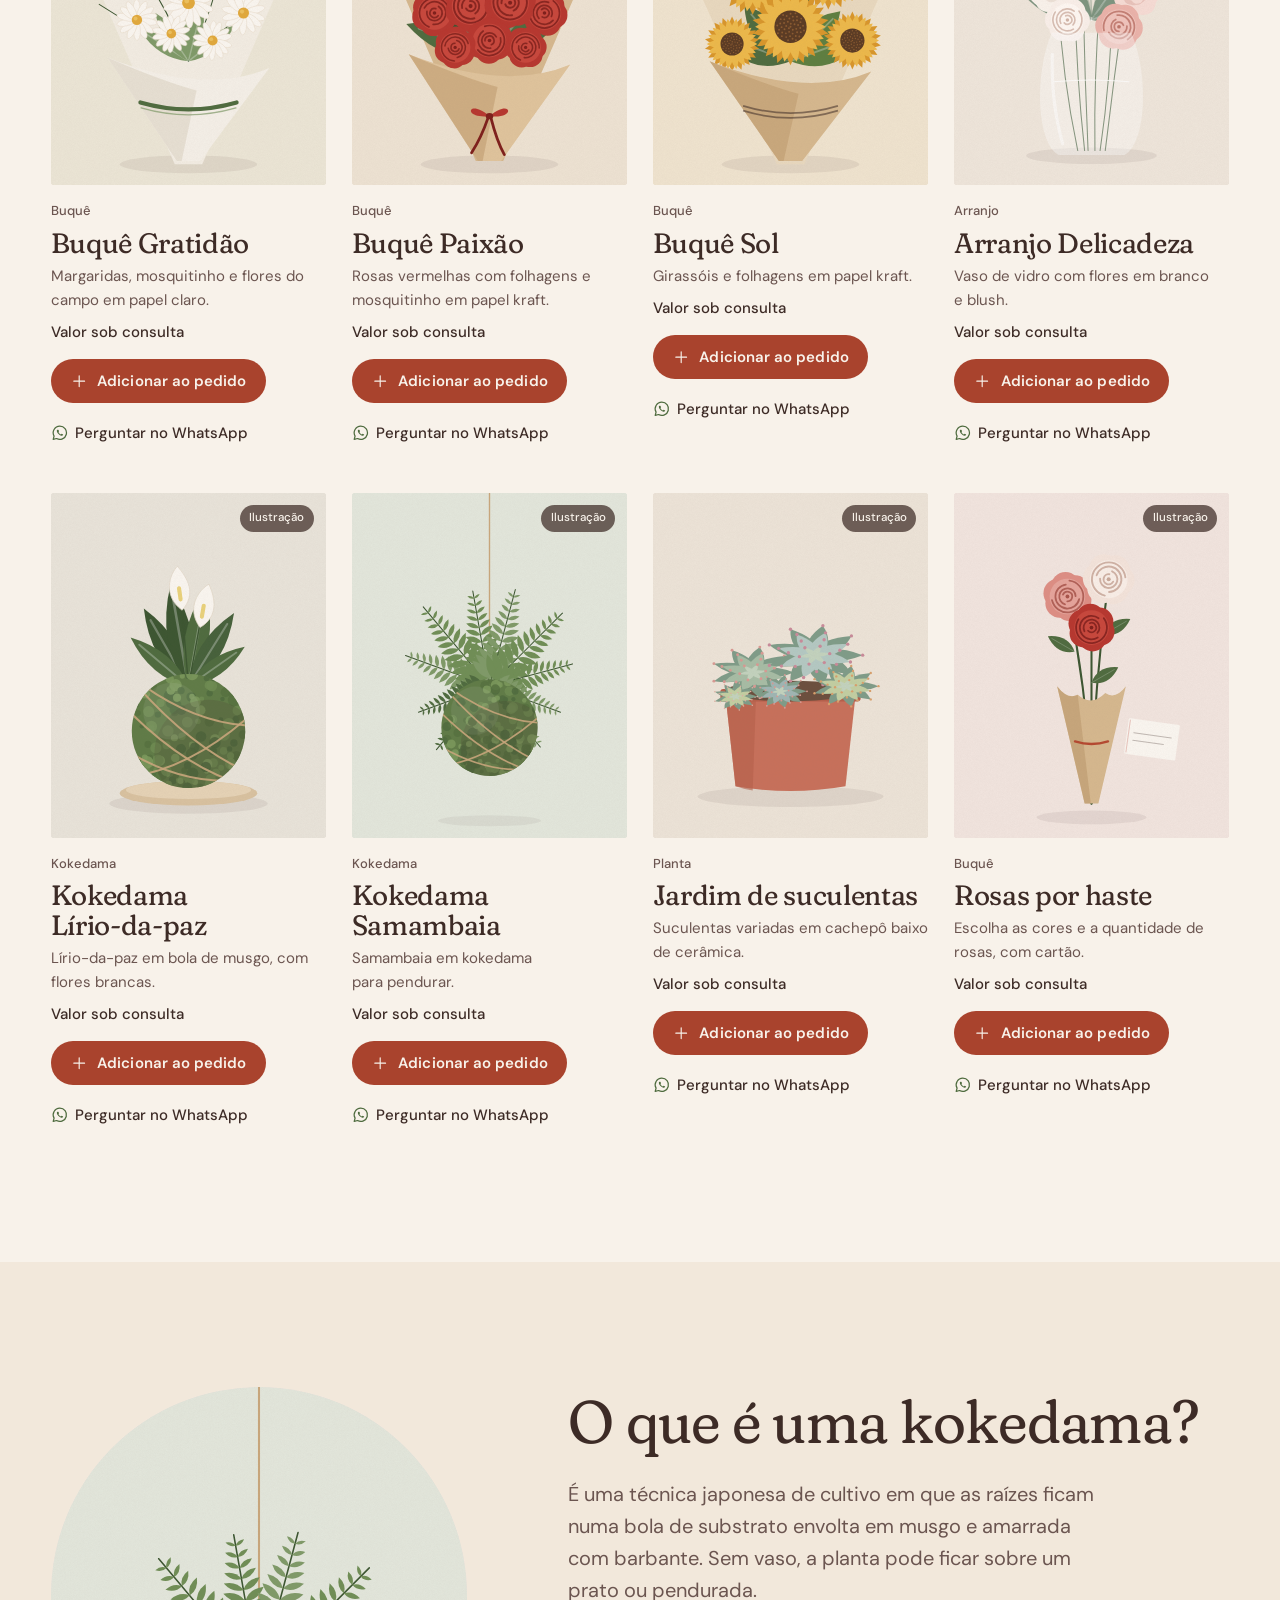
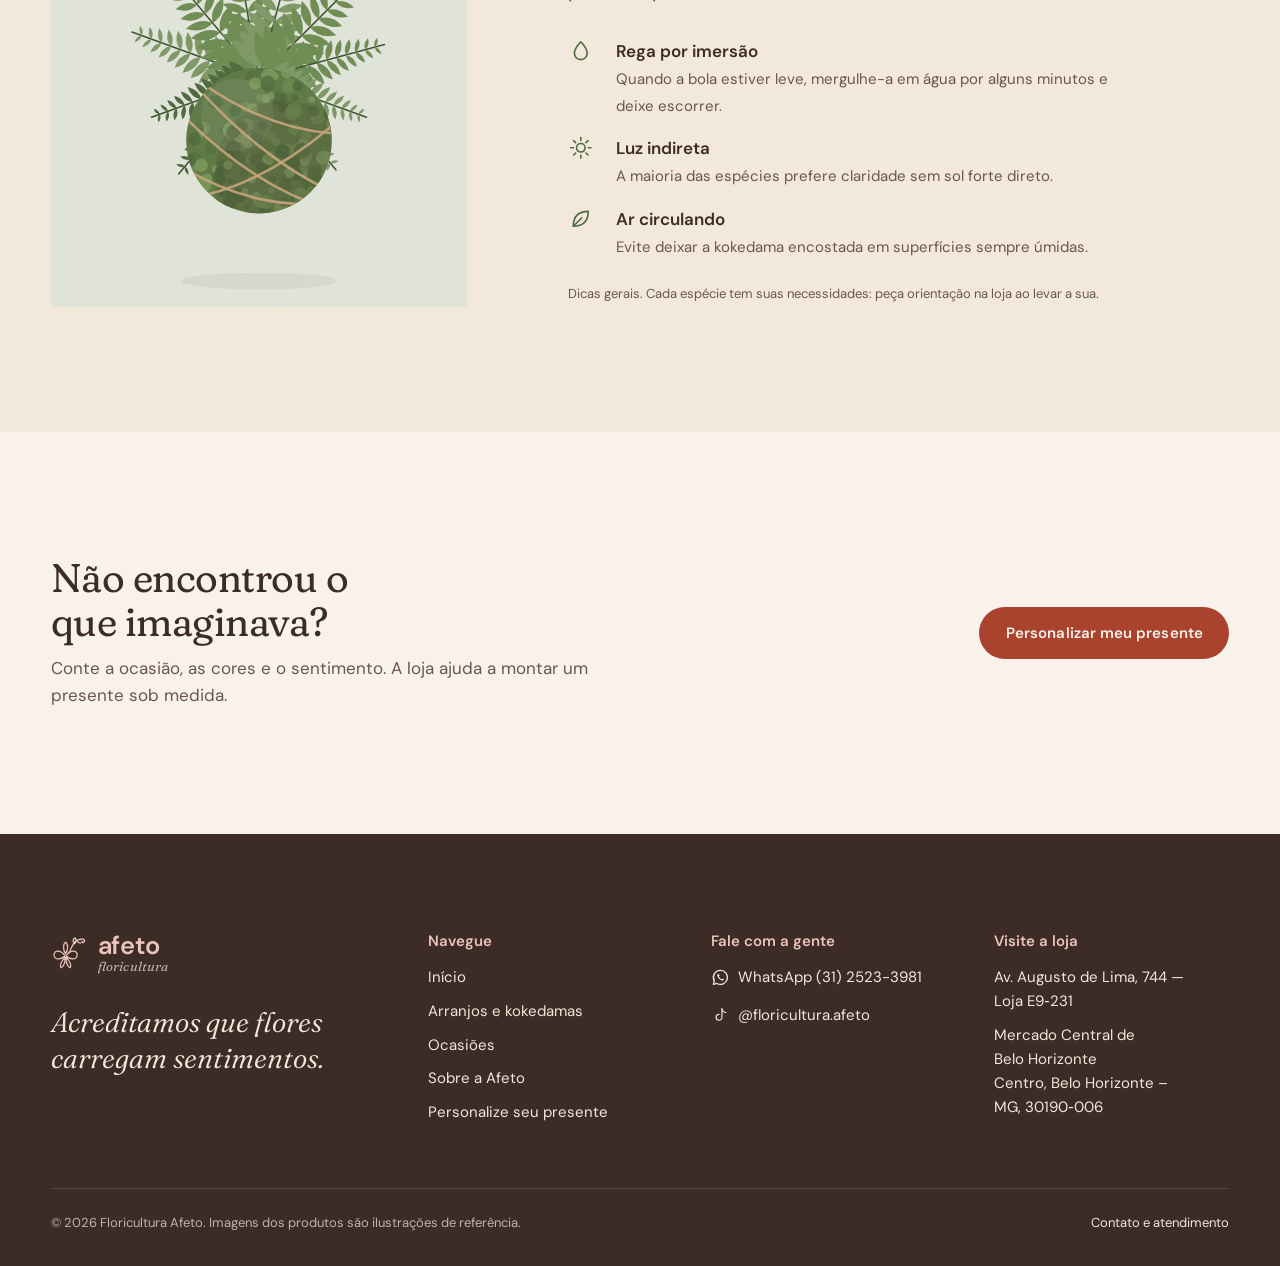
<file: arranjos/index.html>
<!doctype html>
<html lang="pt-BR" data-root="../">
<head>
<meta charset="utf-8">
<meta name="viewport" content="width=device-width, initial-scale=1, viewport-fit=cover">
<title>Arranjos, buquês e kokedamas | Floricultura Afeto</title>
<meta name="description" content="Buquês de rosas, girassóis e flores do campo, arranjos, orquídeas e kokedamas. Escolha pelo sentimento ou pela ocasião e encomende pelo WhatsApp da Floricultura Afeto, em BH.">
<link rel="canonical" href="https://agustinhoxc.github.io/floricultura-afeto/arranjos/">
<meta name="theme-color" content="#F8F2EA">
<meta property="og:type" content="website">
<meta property="og:locale" content="pt_BR">
<meta property="og:site_name" content="Floricultura Afeto">
<meta property="og:title" content="Arranjos, buquês e kokedamas | Floricultura Afeto">
<meta property="og:description" content="Buquês de rosas, girassóis e flores do campo, arranjos, orquídeas e kokedamas. Escolha pelo sentimento ou pela ocasião e encomende pelo WhatsApp da Floricultura Afeto, em BH.">
<meta property="og:url" content="https://agustinhoxc.github.io/floricultura-afeto/arranjos/">
<meta property="og:image" content="https://agustinhoxc.github.io/floricultura-afeto/assets/img/brand/og-image.jpg">
<meta property="og:image:width" content="1200">
<meta property="og:image:height" content="630">
<meta name="twitter:card" content="summary_large_image">
<link rel="icon" href="../favicon.svg" type="image/svg+xml">
<link rel="apple-touch-icon" href="../assets/img/brand/apple-touch-icon.png">
<link rel="preload" href="../assets/fonts/fraunces-latin-full-normal.woff2" as="font" type="font/woff2" crossorigin>
<link rel="preload" href="../assets/fonts/dm-sans-latin-opsz-normal.woff2" as="font" type="font/woff2" crossorigin>
<link rel="stylesheet" href="../assets/css/fonts.css">
<link rel="stylesheet" href="../assets/css/tokens.css">
<link rel="stylesheet" href="../assets/css/base.css">
<link rel="stylesheet" href="../assets/css/layout.css">
<link rel="stylesheet" href="../assets/css/components.css">
<link rel="stylesheet" href="../assets/css/pages.css">

</head>
<body>
<a class="skip-link" href="#conteudo">Pular para o conteúdo</a>
<svg width="0" height="0" style="position:absolute" aria-hidden="true" focusable="false">
<symbol id="i-orchid" viewBox="0 0 100 100"><g fill="none" stroke="currentColor" stroke-width="3.2" stroke-linecap="round" stroke-linejoin="round"><path d="M38 52C30 40 32 26 38 21c6 5 8 19 0 31Z"/><path d="M36 56C24 40 6 42 8 56c2 12 18 11 28 2Z"/><path d="M40 56c12-16 30-14 28 0-2 12-18 11-28 2Z"/><path d="M36.5 61C28 70 22 81 26 88c6-2 11-13 11-25"/><path d="M39.5 61C48 70 54 81 50 88c-6-2-11-13-11-25"/><path d="M33.5 60c0 8 9 8 9 0-3 3-6 3-9 0Z"/><path d="M46 50c6-10 9-20 14-27 4-6 10-9 17-9"/><path d="M61 26c-6-6-4-14 2-16 4 5 3 12-2 16Z"/><path d="M77 14c7-3 13 2 9 7-3 3-7 0-5-2"/><path d="M69 18c1 4 4 6 8 6"/></g></symbol>
<symbol id="i-menu" viewBox="0 0 24 24"><path d="M4 7h16M4 12h16M4 17h10"/></symbol>
<symbol id="i-close" viewBox="0 0 24 24"><path d="M6 6l12 12M18 6 6 18"/></symbol>
<symbol id="i-arrow" viewBox="0 0 24 24"><path d="M5 12h14M13 6l6 6-6 6"/></symbol>
<symbol id="i-bag" viewBox="0 0 24 24"><path d="M5.5 8.5h13l-1 11.5h-11l-1-11.5Z"/><path d="M9 8.5V7a3 3 0 0 1 6 0v1.5"/></symbol>
<symbol id="i-plus" viewBox="0 0 24 24"><path d="M12 5v14M5 12h14"/></symbol>
<symbol id="i-minus" viewBox="0 0 24 24"><path d="M5 12h14"/></symbol>
<symbol id="i-trash" viewBox="0 0 24 24"><path d="M4 7h16M10 11v6M14 11v6M6 7l1 13h10l1-13M9 7V4h6v3"/></symbol>
<symbol id="i-pin" viewBox="0 0 24 24"><path d="M12 21s-7-6.2-7-11.5a7 7 0 0 1 14 0C19 14.8 12 21 12 21Z"/><circle cx="12" cy="9.5" r="2.5"/></symbol>
<symbol id="i-clock" viewBox="0 0 24 24"><circle cx="12" cy="12" r="9"/><path d="M12 7v5l3 2"/></symbol>
<symbol id="i-phone" viewBox="0 0 24 24"><path d="M5 4h4l2 5-2.5 1.5a11 11 0 0 0 5 5L15 13l5 2v4a1 1 0 0 1-1 1A16 16 0 0 1 4 5a1 1 0 0 1 1-1Z"/></symbol>
<symbol id="i-pause" viewBox="0 0 24 24"><rect x="7" y="5" width="3.5" height="14" rx="1" fill="currentColor" stroke="none"/><rect x="13.5" y="5" width="3.5" height="14" rx="1" fill="currentColor" stroke="none"/></symbol>
<symbol id="i-play" viewBox="0 0 24 24"><path d="M8 5.5v13l10.5-6.5L8 5.5Z" fill="currentColor" stroke="none"/></symbol>
<symbol id="i-check" viewBox="0 0 24 24"><path d="M5 12.5l4.5 4.5L19 7.5"/></symbol>
<symbol id="i-info" viewBox="0 0 24 24"><circle cx="12" cy="12" r="9"/><path d="M12 11v5M12 8h.01"/></symbol>
<symbol id="i-whatsapp" viewBox="0 0 24 24"><path d="M12 3a9 9 0 0 0-7.8 13.5L3 21l4.6-1.2A9 9 0 1 0 12 3Z" fill="none" stroke="currentColor" stroke-width="1.7" stroke-linejoin="round"/><path d="M8.6 7.6c-.5.6-.8 1.3-.6 2.3.5 2.6 3.4 5.5 6 6 1 .2 1.7-.1 2.3-.6l.3-.9-2.2-1.1-1 1c-1.4-.6-2.7-1.9-3.3-3.3l1-1-1.1-2.2-.9.3-.5-.5Z" fill="currentColor" stroke="none"/></symbol>
<symbol id="i-tiktok" viewBox="0 0 24 24"><path d="M14 3.5v11a3.75 3.75 0 1 1-3.75-3.75"/><path d="M14 3.5c.4 2.7 2.4 4.6 5.2 4.8"/></symbol>
<symbol id="i-instagram" viewBox="0 0 24 24"><rect x="4" y="4" width="16" height="16" rx="5"/><circle cx="12" cy="12" r="3.6"/><circle cx="16.8" cy="7.2" r=".9" fill="currentColor" stroke="none"/></symbol>
<symbol id="i-cake" viewBox="0 0 24 24"><path d="M4 20h16M5.5 20v-7h13v7M5.5 15.5c2.2 1.4 4.4 1.4 6.5 0s4.3-1.4 6.5 0M12 13V9.5M12 7c.9-.8.9-1.8 0-2.8-.9 1-.9 2 0 2.8Z"/></symbol>
<symbol id="i-heart" viewBox="0 0 24 24"><path d="M12 20s-7.5-4.6-7.5-10A4.3 4.3 0 0 1 12 7.4a4.3 4.3 0 0 1 7.5 2.6c0 5.4-7.5 10-7.5 10Z"/></symbol>
<symbol id="i-letter" viewBox="0 0 24 24"><rect x="3.5" y="6" width="17" height="12" rx="1.5"/><path d="M4 7l8 6 8-6"/></symbol>
<symbol id="i-cradle" viewBox="0 0 24 24"><path d="M3.5 11h17a8.5 8.5 0 0 1-17 0Z"/><path d="M12 11V4.5a6.5 6.5 0 0 1 6.5 6.5M8 19l-1.5 2M16 19l1.5 2"/></symbol>
<symbol id="i-calendar" viewBox="0 0 24 24"><rect x="4" y="5.5" width="16" height="14.5" rx="1.5"/><path d="M4 10h16M8 3.5v4M16 3.5v4"/></symbol>
<symbol id="i-spark" viewBox="0 0 24 24"><path d="M12 3c.6 4.8 3.2 7.4 8 8-4.8.6-7.4 3.2-8 8-.6-4.8-3.2-7.4-8-8 4.8-.6 7.4-3.2 8-8Z"/></symbol>
<symbol id="i-leaf" viewBox="0 0 24 24"><path d="M5 19C5 10 10 5 19 5c0 9-5 14-14 14Z"/><path d="M5 19l8-8"/></symbol>
<symbol id="i-chat" viewBox="0 0 24 24"><path d="M4 5h16v11H9.5L4 20V5Z"/><path d="M8 9.5h8M8 12.5h5"/></symbol>
<symbol id="i-gift" viewBox="0 0 24 24"><path d="M4 9h16v4H4zM5.5 13h13v7h-13zM12 9v11"/><path d="M12 9C10.5 6 7 6 7 7.8S10 9 12 9c2 0 5 .6 5-1.2S13.5 6 12 9Z"/></symbol>
<symbol id="i-water" viewBox="0 0 24 24"><path d="M12 3.5s6 6.4 6 10.8a6 6 0 0 1-12 0c0-4.4 6-10.8 6-10.8Z"/></symbol>
<symbol id="i-sun" viewBox="0 0 24 24"><circle cx="12" cy="12" r="4"/><path d="M12 2.5v2.5M12 19v2.5M2.5 12H5M19 12h2.5M5.3 5.3l1.8 1.8M16.9 16.9l1.8 1.8M5.3 18.7l1.8-1.8M16.9 7.1l1.8-1.8"/></symbol>
<symbol id="i-petal" viewBox="0 0 24 24"><path d="M12 3c4.2 4 4.2 11 0 18-4.2-7-4.2-14 0-18Z" fill="currentColor" stroke="none"/></symbol>
<symbol id="i-sprig" viewBox="0 0 100 100"><g fill="none" stroke="currentColor" stroke-width="2.2" stroke-linecap="round"><path d="M20 90C40 60 55 40 85 15"/><path d="M38 64c-12-2-18-10-18-20 11 1 18 9 18 20Z"/><path d="M38 64c10-6 22-6 30 2-9 7-21 6-30-2Z"/><path d="M55 42c-10-4-14-13-12-22 10 3 15 12 12 22Z"/><path d="M55 42c9-5 20-4 26 4-9 6-19 5-26-4Z"/><path d="M72 26c-6-6-6-14-2-20 7 5 8 13 2 20Z"/></g></symbol>
</svg>
<header class="site-header" data-header>
  <div class="container header-inner">
    <a class="brand" href="../" aria-label="Floricultura Afeto, página inicial"><svg class="brand__mark" viewBox="0 0 100 100" aria-hidden="true"><use href="#i-orchid"></use></svg><span class="brand__word"><span class="brand__name">afeto</span><span class="brand__sub">floricultura</span></span></a>
    <nav class="main-nav" id="menu" aria-label="Principal">
      <ul>
        <li><a href="../arranjos/" aria-current="page">Arranjos</a></li>
        <li><a href="../#ocasioes">Ocasiões</a></li>
        <li><a href="../sobre/">Sobre nós</a></li>
        <li><a href="../contato/">Contato</a></li>
      </ul>
      <div class="main-nav__extra">
        <a class="btn btn-primary" data-wa="default" href="../contato/"><svg class="icon " aria-hidden="true"><use href="#i-whatsapp"></use></svg><span>Encomendar pelo WhatsApp</span></a>
        <p><span data-config="addressLine">Av. Augusto de Lima, 744 — Loja E9&#8209;231</span><br><span data-config="venue">Mercado Central de Belo Horizonte</span></p>
      </div>
    </nav>
    <div class="header-actions">
      <button type="button" class="order-trigger" data-order-open aria-label="Abrir pedido">
        <svg class="icon " aria-hidden="true"><use href="#i-bag"></use></svg><span class="order-trigger__label">Pedido</span><span class="badge" data-order-count hidden>0</span>
      </button>
      <a class="btn btn-primary btn-sm header-cta" data-wa="default" href="../contato/">Encomendar</a>
      <button type="button" class="menu-toggle" aria-expanded="false" aria-controls="menu" aria-label="Abrir menu"><svg class="icon " aria-hidden="true"><use href="#i-menu"></use></svg></button>
    </div>
  </div>
</header>
<main id="conteudo">

<section class="page-hero">
  <div class="container">
    <h1>Arranjos, flores e kokedamas</h1>
    <p>Filtre por tipo, sentimento ou ocasião. Gostou de algo? Adicione ao pedido e envie tudo de uma vez pelo WhatsApp.</p>
  </div>
</section>

<section class="section" style="padding-top:0" aria-label="Catálogo">
  <div class="container">
    <div class="filters" role="search" aria-label="Filtrar arranjos">
      <div class="chips" data-filter-cats role="group" aria-label="Tipo"></div>
      <div class="filters__selects">
        <div class="field"><label for="f-sentimento">Sentimento</label><select class="select" id="f-sentimento" data-filter-sentimento></select></div>
        <div class="field"><label for="f-ocasiao">Ocasião</label><select class="select" id="f-ocasiao" data-filter-ocasiao></select></div>
      </div>
      <div class="filters__meta">
        <p class="filters__count" data-filter-count aria-live="polite"></p>
        <button type="button" class="btn-text" data-filter-clear hidden>Limpar filtros</button>
      </div>
    </div>
    <p class="notice catalog__notice"><svg class="icon " aria-hidden="true"><use href="#i-info"></use></svg><span>As imagens são ilustrações de referência. As flores variam conforme a estação e a disponibilidade da loja; cores, tamanhos e valores são confirmados pelo WhatsApp.</span></p>
    <div class="catalog__grid" data-catalog>
      <noscript><p>Para filtrar o catálogo, ative o JavaScript ou fale com a gente pelo WhatsApp (31) 2523-3981.</p></noscript>
    </div>
    <div class="catalog__empty" data-catalog-empty>
      <h2>Nenhuma sugestão com essa combinação.</h2>
      <p>Tente outro filtro ou conte para a loja o que você imagina. Muitas composições são montadas na hora.</p>
      <div style="display:flex;flex-wrap:wrap;gap:.75rem">
        <button type="button" class="btn btn-ghost btn-sm" data-filter-clear>Limpar filtros</button>
        <a class="btn btn-primary btn-sm" data-wa="personalize" href="../contato/#personalize">Pedir algo personalizado</a>
      </div>
    </div>
  </div>
</section>

<section class="section section--creme-2 explainer" id="kokedama" aria-labelledby="koke-title">
  <div class="container explainer__grid">
    <div class="arch"><img src="../assets/img/products/kokedama-samambaia.svg" alt="Ilustração de kokedama de samambaia suspensa" width="800" height="1000" loading="lazy"></div>
    <div>
      <h2 id="koke-title">O que é uma kokedama?</h2>
      <p class="explainer__text">É uma técnica japonesa de cultivo em que as raízes ficam numa bola de substrato envolta em musgo e amarrada com barbante. Sem vaso, a planta pode ficar sobre um prato ou pendurada.</p>
      <ul class="care">
        <li><svg class="icon " aria-hidden="true"><use href="#i-water"></use></svg><div><strong>Rega por imersão</strong><span>Quando a bola estiver leve, mergulhe-a em água por alguns minutos e deixe escorrer.</span></div></li>
        <li><svg class="icon " aria-hidden="true"><use href="#i-sun"></use></svg><div><strong>Luz indireta</strong><span>A maioria das espécies prefere claridade sem sol forte direto.</span></div></li>
        <li><svg class="icon " aria-hidden="true"><use href="#i-leaf"></use></svg><div><strong>Ar circulando</strong><span>Evite deixar a kokedama encostada em superfícies sempre úmidas.</span></div></li>
      </ul>
      <p class="care-note">Dicas gerais. Cada espécie tem suas necessidades: peça orientação na loja ao levar a sua.</p>
    </div>
  </div>
</section>

<section class="section">
  <div class="container band-cta">
    <div>
      <h2>Não encontrou o que imaginava?</h2>
      <p>Conte a ocasião, as cores e o sentimento. A loja ajuda a montar um presente sob medida.</p>
    </div>
    <a class="btn btn-primary" href="../contato/#personalize">Personalizar meu presente</a>
  </div>
</section>

</main>
<footer class="site-footer">
  <div class="container">
    <div class="footer-top">
      <div class="footer-brand">
        <a class="brand" href="../" aria-label="Floricultura Afeto, página inicial"><svg class="brand__mark" viewBox="0 0 100 100" aria-hidden="true"><use href="#i-orchid"></use></svg><span class="brand__word"><span class="brand__name">afeto</span><span class="brand__sub">floricultura</span></span></a>
        <p class="footer-quote">Acreditamos que flores carregam sentimentos.</p>
      </div>
      <div class="footer-col">
        <h2>Navegue</h2>
        <ul>
          <li><a href="../">Início</a></li>
          <li><a href="../arranjos/">Arranjos e kokedamas</a></li>
          <li><a href="../#ocasioes">Ocasiões</a></li>
          <li><a href="../sobre/">Sobre a Afeto</a></li>
          <li><a href="../contato/#personalize">Personalize seu presente</a></li>
        </ul>
      </div>
      <div class="footer-col footer-contact">
        <h2>Fale com a gente</h2>
        <ul>
          <li><a data-wa="default" href="../contato/"><svg class="icon " aria-hidden="true"><use href="#i-whatsapp"></use></svg><span>WhatsApp <span data-config="phoneDisplay">(31) 2523-3981</span></span></a></li>
          <li><a data-href="tiktok" href="https://www.tiktok.com/@floricultura.afeto" target="_blank" rel="noopener"><svg class="icon " aria-hidden="true"><use href="#i-tiktok"></use></svg><span data-config="tiktokHandle">@floricultura.afeto</span></a></li>
          <li data-config-wrap><a data-href="instagram" href="#" target="_blank" rel="noopener"><svg class="icon " aria-hidden="true"><use href="#i-instagram"></use></svg><span data-config="instagramHandle">Instagram</span></a></li>
          <li data-config-wrap><a data-href="email" href="#"><span data-config="email" data-hide-empty></span></a></li>
        </ul>
      </div>
      <div class="footer-col">
        <h2>Visite a loja</h2>
        <p><a data-href="maps" href="https://www.google.com/maps/search/?api=1&amp;query=Floricultura+Afeto+Mercado+Central+Belo+Horizonte" target="_blank" rel="noopener"><span data-config="addressLine">Av. Augusto de Lima, 744 — Loja E9&#8209;231</span></a></p>
        <p><span data-config="venue">Mercado Central de Belo Horizonte</span><br><span data-config="addressCity">Centro, Belo Horizonte – MG, 30190&#8209;006</span></p>
        <p data-config-wrap><span data-config="hours" data-hide-empty></span></p>
      </div>
    </div>
    <div class="footer-bottom">
      <p>© <span data-config="year">2026</span> Floricultura Afeto<span data-config-wrap>, <span data-config="cnpj" data-hide-empty></span></span>. Imagens dos produtos são ilustrações de referência.</p>
      <p><a href="../contato/">Contato e atendimento</a></p>
    </div>
  </div>
</footer>
<a class="wa-float" data-wa="default" href="../contato/"><svg class="icon " aria-hidden="true"><use href="#i-whatsapp"></use></svg><span class="wa-float__label">Fale no WhatsApp</span></a>
<script src="../assets/js/config.js" defer></script>
<script src="../assets/js/catalog-data.js" defer></script>
<script src="../assets/js/main.js" defer></script>
<script src="../assets/js/catalog.js" defer></script>
<script src="../assets/js/order.js" defer></script>
</body>
</html>
</file>
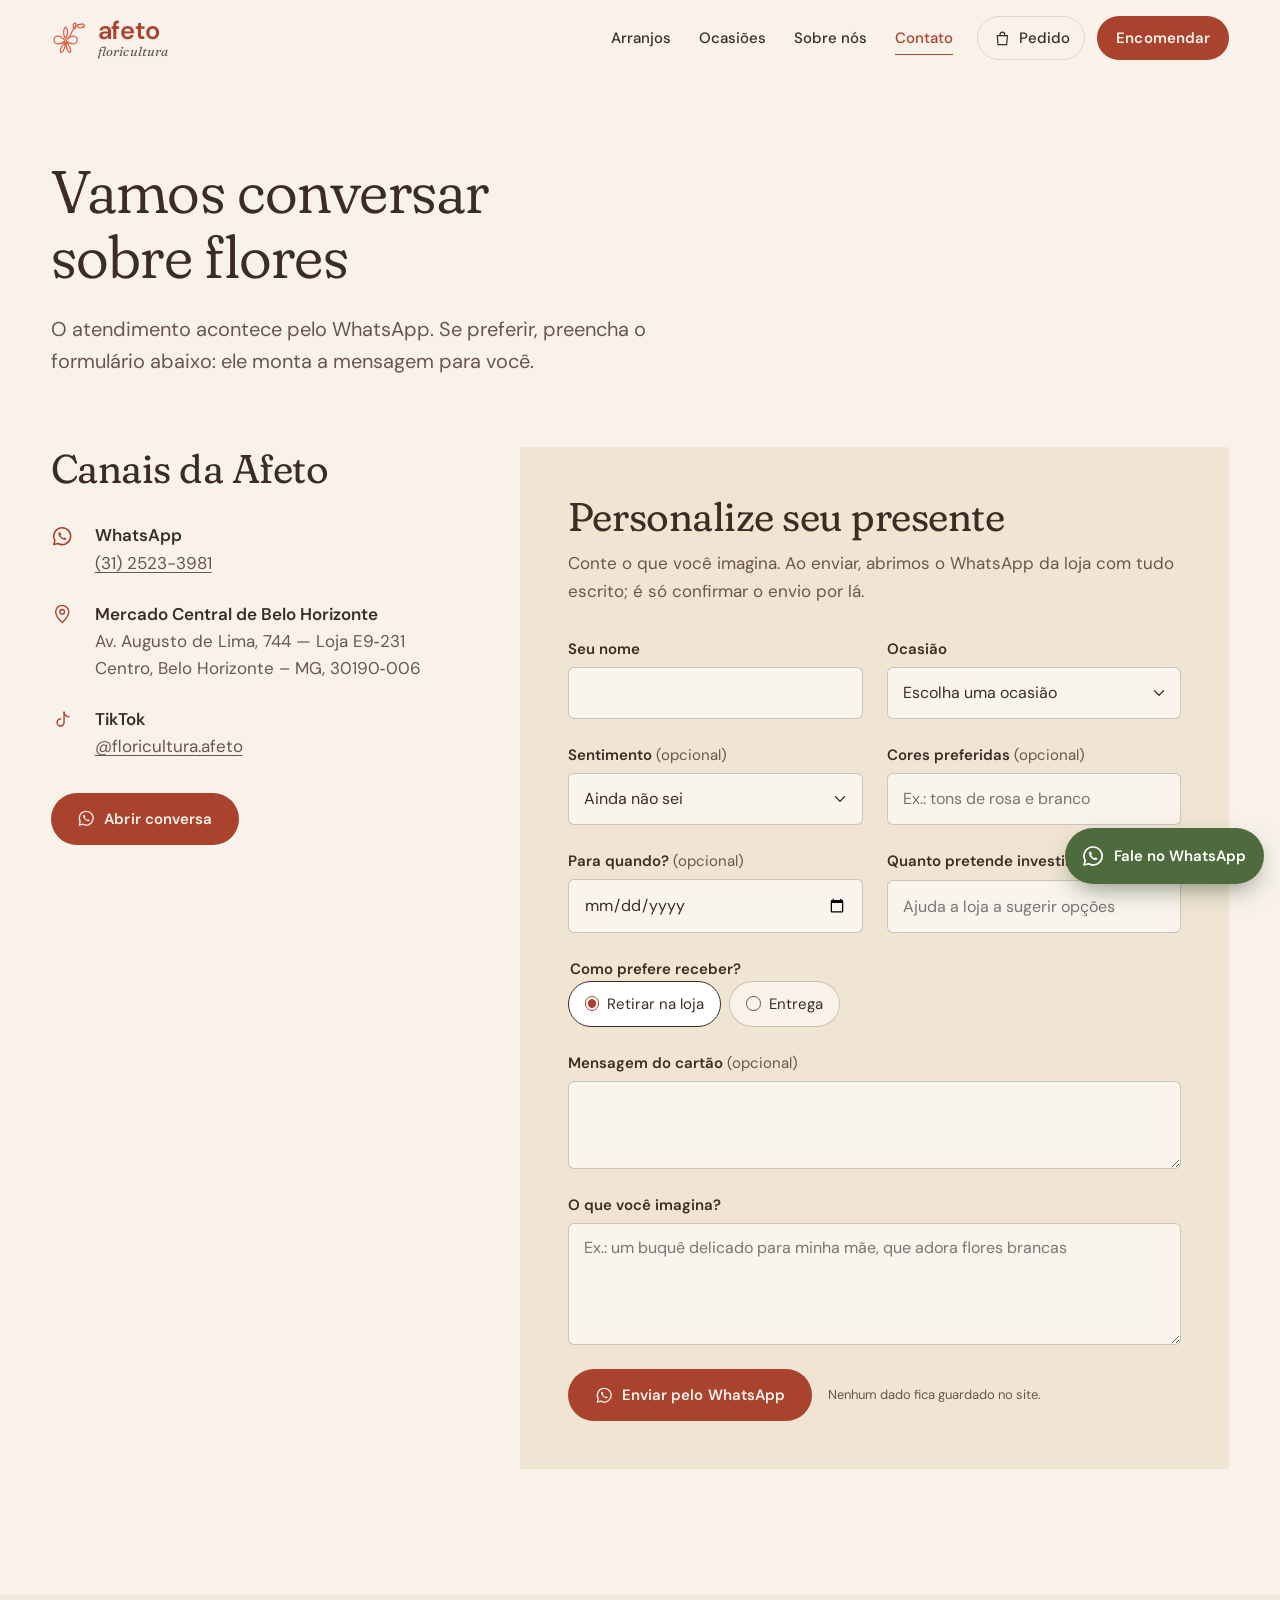
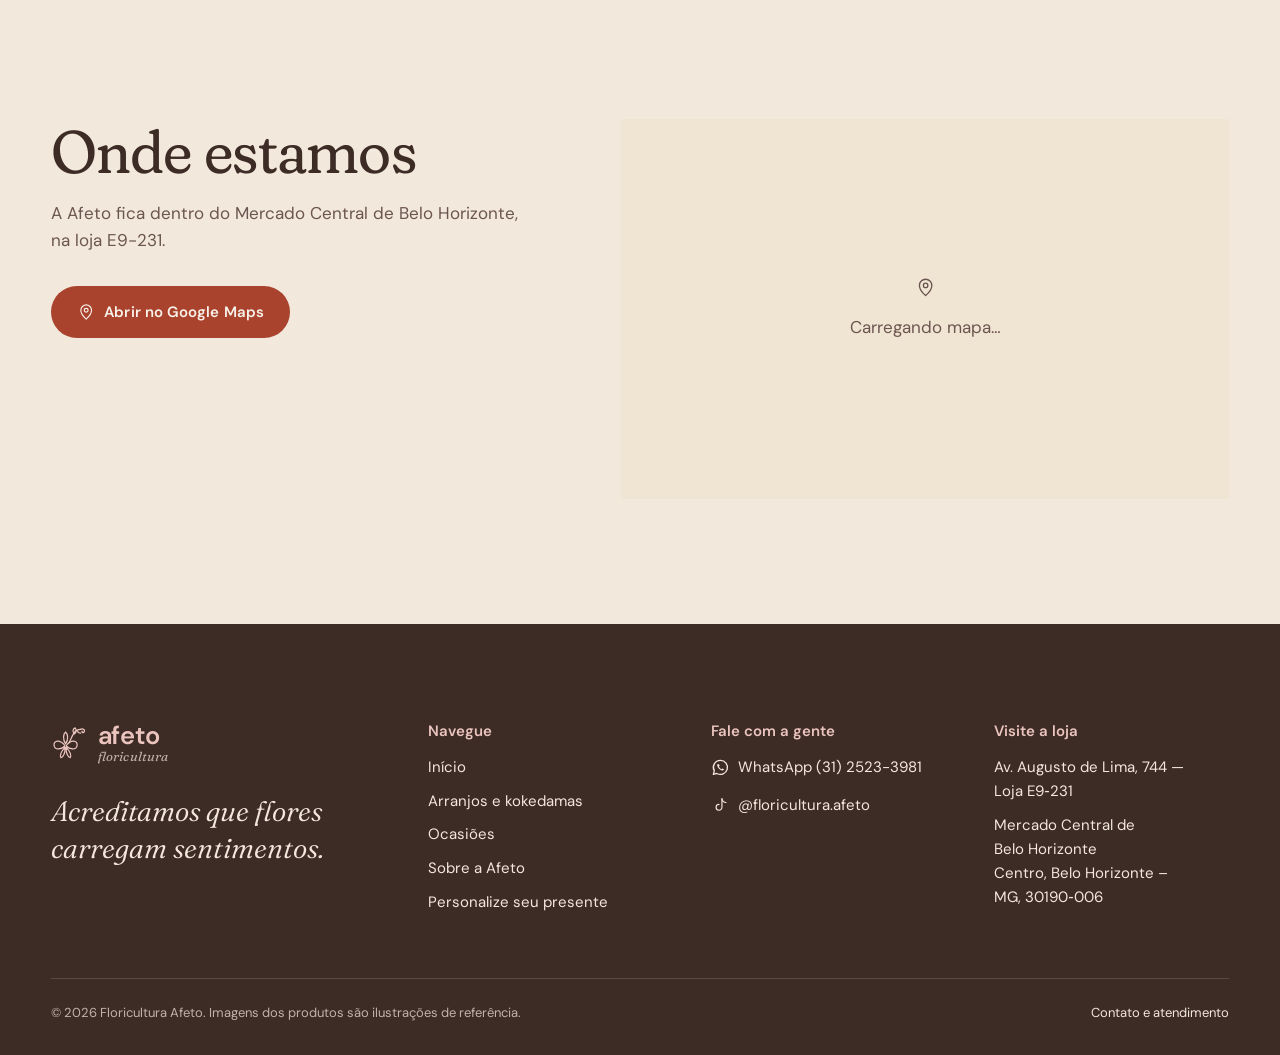
<file: contato/index.html>
<!doctype html>
<html lang="pt-BR" data-root="../">
<head>
<meta charset="utf-8">
<meta name="viewport" content="width=device-width, initial-scale=1, viewport-fit=cover">
<title>Contato e encomendas | Floricultura Afeto, Mercado Central de BH</title>
<meta name="description" content="Fale com a Floricultura Afeto pelo WhatsApp (31) 2523-3981 ou monte seu presente personalizado. Loja E9&#8209;231 do Mercado Central de Belo Horizonte.">
<link rel="canonical" href="https://agustinhoxc.github.io/floricultura-afeto/contato/">
<meta name="theme-color" content="#F8F2EA">
<meta property="og:type" content="website">
<meta property="og:locale" content="pt_BR">
<meta property="og:site_name" content="Floricultura Afeto">
<meta property="og:title" content="Contato e encomendas | Floricultura Afeto, Mercado Central de BH">
<meta property="og:description" content="Fale com a Floricultura Afeto pelo WhatsApp (31) 2523-3981 ou monte seu presente personalizado. Loja E9&#8209;231 do Mercado Central de Belo Horizonte.">
<meta property="og:url" content="https://agustinhoxc.github.io/floricultura-afeto/contato/">
<meta property="og:image" content="https://agustinhoxc.github.io/floricultura-afeto/assets/img/brand/og-image.jpg">
<meta property="og:image:width" content="1200">
<meta property="og:image:height" content="630">
<meta name="twitter:card" content="summary_large_image">
<link rel="icon" href="../favicon.svg" type="image/svg+xml">
<link rel="apple-touch-icon" href="../assets/img/brand/apple-touch-icon.png">
<link rel="preload" href="../assets/fonts/fraunces-latin-full-normal.woff2" as="font" type="font/woff2" crossorigin>
<link rel="preload" href="../assets/fonts/dm-sans-latin-opsz-normal.woff2" as="font" type="font/woff2" crossorigin>
<link rel="stylesheet" href="../assets/css/fonts.css">
<link rel="stylesheet" href="../assets/css/tokens.css">
<link rel="stylesheet" href="../assets/css/base.css">
<link rel="stylesheet" href="../assets/css/layout.css">
<link rel="stylesheet" href="../assets/css/components.css">
<link rel="stylesheet" href="../assets/css/pages.css">
<script type="application/ld+json">{"@context": "https://schema.org", "@type": "Florist", "name": "Floricultura Afeto", "slogan": "Acreditamos que flores carregam sentimentos.", "url": "https://agustinhoxc.github.io/floricultura-afeto/", "image": "https://agustinhoxc.github.io/floricultura-afeto/assets/img/brand/og-image.jpg", "telephone": "+55-31-2523-3981", "address": {"@type": "PostalAddress", "streetAddress": "Av. Augusto de Lima, 744 - Loja E9&#8209;231 (Mercado Central)", "addressLocality": "Belo Horizonte", "addressRegion": "MG", "postalCode": "30190&#8209;006", "addressCountry": "BR"}, "containedInPlace": {"@type": "Place", "name": "Mercado Central de Belo Horizonte"}, "sameAs": ["https://www.tiktok.com/@floricultura.afeto"]}</script>
</head>
<body>
<a class="skip-link" href="#conteudo">Pular para o conteúdo</a>
<svg width="0" height="0" style="position:absolute" aria-hidden="true" focusable="false">
<symbol id="i-orchid" viewBox="0 0 100 100"><g fill="none" stroke="currentColor" stroke-width="3.2" stroke-linecap="round" stroke-linejoin="round"><path d="M38 52C30 40 32 26 38 21c6 5 8 19 0 31Z"/><path d="M36 56C24 40 6 42 8 56c2 12 18 11 28 2Z"/><path d="M40 56c12-16 30-14 28 0-2 12-18 11-28 2Z"/><path d="M36.5 61C28 70 22 81 26 88c6-2 11-13 11-25"/><path d="M39.5 61C48 70 54 81 50 88c-6-2-11-13-11-25"/><path d="M33.5 60c0 8 9 8 9 0-3 3-6 3-9 0Z"/><path d="M46 50c6-10 9-20 14-27 4-6 10-9 17-9"/><path d="M61 26c-6-6-4-14 2-16 4 5 3 12-2 16Z"/><path d="M77 14c7-3 13 2 9 7-3 3-7 0-5-2"/><path d="M69 18c1 4 4 6 8 6"/></g></symbol>
<symbol id="i-menu" viewBox="0 0 24 24"><path d="M4 7h16M4 12h16M4 17h10"/></symbol>
<symbol id="i-close" viewBox="0 0 24 24"><path d="M6 6l12 12M18 6 6 18"/></symbol>
<symbol id="i-arrow" viewBox="0 0 24 24"><path d="M5 12h14M13 6l6 6-6 6"/></symbol>
<symbol id="i-bag" viewBox="0 0 24 24"><path d="M5.5 8.5h13l-1 11.5h-11l-1-11.5Z"/><path d="M9 8.5V7a3 3 0 0 1 6 0v1.5"/></symbol>
<symbol id="i-plus" viewBox="0 0 24 24"><path d="M12 5v14M5 12h14"/></symbol>
<symbol id="i-minus" viewBox="0 0 24 24"><path d="M5 12h14"/></symbol>
<symbol id="i-trash" viewBox="0 0 24 24"><path d="M4 7h16M10 11v6M14 11v6M6 7l1 13h10l1-13M9 7V4h6v3"/></symbol>
<symbol id="i-pin" viewBox="0 0 24 24"><path d="M12 21s-7-6.2-7-11.5a7 7 0 0 1 14 0C19 14.8 12 21 12 21Z"/><circle cx="12" cy="9.5" r="2.5"/></symbol>
<symbol id="i-clock" viewBox="0 0 24 24"><circle cx="12" cy="12" r="9"/><path d="M12 7v5l3 2"/></symbol>
<symbol id="i-phone" viewBox="0 0 24 24"><path d="M5 4h4l2 5-2.5 1.5a11 11 0 0 0 5 5L15 13l5 2v4a1 1 0 0 1-1 1A16 16 0 0 1 4 5a1 1 0 0 1 1-1Z"/></symbol>
<symbol id="i-pause" viewBox="0 0 24 24"><rect x="7" y="5" width="3.5" height="14" rx="1" fill="currentColor" stroke="none"/><rect x="13.5" y="5" width="3.5" height="14" rx="1" fill="currentColor" stroke="none"/></symbol>
<symbol id="i-play" viewBox="0 0 24 24"><path d="M8 5.5v13l10.5-6.5L8 5.5Z" fill="currentColor" stroke="none"/></symbol>
<symbol id="i-check" viewBox="0 0 24 24"><path d="M5 12.5l4.5 4.5L19 7.5"/></symbol>
<symbol id="i-info" viewBox="0 0 24 24"><circle cx="12" cy="12" r="9"/><path d="M12 11v5M12 8h.01"/></symbol>
<symbol id="i-whatsapp" viewBox="0 0 24 24"><path d="M12 3a9 9 0 0 0-7.8 13.5L3 21l4.6-1.2A9 9 0 1 0 12 3Z" fill="none" stroke="currentColor" stroke-width="1.7" stroke-linejoin="round"/><path d="M8.6 7.6c-.5.6-.8 1.3-.6 2.3.5 2.6 3.4 5.5 6 6 1 .2 1.7-.1 2.3-.6l.3-.9-2.2-1.1-1 1c-1.4-.6-2.7-1.9-3.3-3.3l1-1-1.1-2.2-.9.3-.5-.5Z" fill="currentColor" stroke="none"/></symbol>
<symbol id="i-tiktok" viewBox="0 0 24 24"><path d="M14 3.5v11a3.75 3.75 0 1 1-3.75-3.75"/><path d="M14 3.5c.4 2.7 2.4 4.6 5.2 4.8"/></symbol>
<symbol id="i-instagram" viewBox="0 0 24 24"><rect x="4" y="4" width="16" height="16" rx="5"/><circle cx="12" cy="12" r="3.6"/><circle cx="16.8" cy="7.2" r=".9" fill="currentColor" stroke="none"/></symbol>
<symbol id="i-cake" viewBox="0 0 24 24"><path d="M4 20h16M5.5 20v-7h13v7M5.5 15.5c2.2 1.4 4.4 1.4 6.5 0s4.3-1.4 6.5 0M12 13V9.5M12 7c.9-.8.9-1.8 0-2.8-.9 1-.9 2 0 2.8Z"/></symbol>
<symbol id="i-heart" viewBox="0 0 24 24"><path d="M12 20s-7.5-4.6-7.5-10A4.3 4.3 0 0 1 12 7.4a4.3 4.3 0 0 1 7.5 2.6c0 5.4-7.5 10-7.5 10Z"/></symbol>
<symbol id="i-letter" viewBox="0 0 24 24"><rect x="3.5" y="6" width="17" height="12" rx="1.5"/><path d="M4 7l8 6 8-6"/></symbol>
<symbol id="i-cradle" viewBox="0 0 24 24"><path d="M3.5 11h17a8.5 8.5 0 0 1-17 0Z"/><path d="M12 11V4.5a6.5 6.5 0 0 1 6.5 6.5M8 19l-1.5 2M16 19l1.5 2"/></symbol>
<symbol id="i-calendar" viewBox="0 0 24 24"><rect x="4" y="5.5" width="16" height="14.5" rx="1.5"/><path d="M4 10h16M8 3.5v4M16 3.5v4"/></symbol>
<symbol id="i-spark" viewBox="0 0 24 24"><path d="M12 3c.6 4.8 3.2 7.4 8 8-4.8.6-7.4 3.2-8 8-.6-4.8-3.2-7.4-8-8 4.8-.6 7.4-3.2 8-8Z"/></symbol>
<symbol id="i-leaf" viewBox="0 0 24 24"><path d="M5 19C5 10 10 5 19 5c0 9-5 14-14 14Z"/><path d="M5 19l8-8"/></symbol>
<symbol id="i-chat" viewBox="0 0 24 24"><path d="M4 5h16v11H9.5L4 20V5Z"/><path d="M8 9.5h8M8 12.5h5"/></symbol>
<symbol id="i-gift" viewBox="0 0 24 24"><path d="M4 9h16v4H4zM5.5 13h13v7h-13zM12 9v11"/><path d="M12 9C10.5 6 7 6 7 7.8S10 9 12 9c2 0 5 .6 5-1.2S13.5 6 12 9Z"/></symbol>
<symbol id="i-water" viewBox="0 0 24 24"><path d="M12 3.5s6 6.4 6 10.8a6 6 0 0 1-12 0c0-4.4 6-10.8 6-10.8Z"/></symbol>
<symbol id="i-sun" viewBox="0 0 24 24"><circle cx="12" cy="12" r="4"/><path d="M12 2.5v2.5M12 19v2.5M2.5 12H5M19 12h2.5M5.3 5.3l1.8 1.8M16.9 16.9l1.8 1.8M5.3 18.7l1.8-1.8M16.9 7.1l1.8-1.8"/></symbol>
<symbol id="i-petal" viewBox="0 0 24 24"><path d="M12 3c4.2 4 4.2 11 0 18-4.2-7-4.2-14 0-18Z" fill="currentColor" stroke="none"/></symbol>
<symbol id="i-sprig" viewBox="0 0 100 100"><g fill="none" stroke="currentColor" stroke-width="2.2" stroke-linecap="round"><path d="M20 90C40 60 55 40 85 15"/><path d="M38 64c-12-2-18-10-18-20 11 1 18 9 18 20Z"/><path d="M38 64c10-6 22-6 30 2-9 7-21 6-30-2Z"/><path d="M55 42c-10-4-14-13-12-22 10 3 15 12 12 22Z"/><path d="M55 42c9-5 20-4 26 4-9 6-19 5-26-4Z"/><path d="M72 26c-6-6-6-14-2-20 7 5 8 13 2 20Z"/></g></symbol>
</svg>
<header class="site-header" data-header>
  <div class="container header-inner">
    <a class="brand" href="../" aria-label="Floricultura Afeto, página inicial"><svg class="brand__mark" viewBox="0 0 100 100" aria-hidden="true"><use href="#i-orchid"></use></svg><span class="brand__word"><span class="brand__name">afeto</span><span class="brand__sub">floricultura</span></span></a>
    <nav class="main-nav" id="menu" aria-label="Principal">
      <ul>
        <li><a href="../arranjos/">Arranjos</a></li>
        <li><a href="../#ocasioes">Ocasiões</a></li>
        <li><a href="../sobre/">Sobre nós</a></li>
        <li><a href="../contato/" aria-current="page">Contato</a></li>
      </ul>
      <div class="main-nav__extra">
        <a class="btn btn-primary" data-wa="default" href="../contato/"><svg class="icon " aria-hidden="true"><use href="#i-whatsapp"></use></svg><span>Encomendar pelo WhatsApp</span></a>
        <p><span data-config="addressLine">Av. Augusto de Lima, 744 — Loja E9&#8209;231</span><br><span data-config="venue">Mercado Central de Belo Horizonte</span></p>
      </div>
    </nav>
    <div class="header-actions">
      <button type="button" class="order-trigger" data-order-open aria-label="Abrir pedido">
        <svg class="icon " aria-hidden="true"><use href="#i-bag"></use></svg><span class="order-trigger__label">Pedido</span><span class="badge" data-order-count hidden>0</span>
      </button>
      <a class="btn btn-primary btn-sm header-cta" data-wa="default" href="../contato/">Encomendar</a>
      <button type="button" class="menu-toggle" aria-expanded="false" aria-controls="menu" aria-label="Abrir menu"><svg class="icon " aria-hidden="true"><use href="#i-menu"></use></svg></button>
    </div>
  </div>
</header>
<main id="conteudo">

<section class="page-hero">
  <div class="container">
    <h1>Vamos conversar sobre flores</h1>
    <p>O atendimento acontece pelo WhatsApp. Se preferir, preencha o formulário abaixo: ele monta a mensagem para você.</p>
  </div>
</section>

<section class="section" style="padding-top:0">
  <div class="container contact__grid">
    <aside class="contact__aside" aria-labelledby="canais-title">
      <h2 id="canais-title">Canais da Afeto</h2>
      <ul class="visit__list">
        <li><svg class="icon " aria-hidden="true"><use href="#i-whatsapp"></use></svg><div><strong>WhatsApp</strong><a data-wa="default" href="#personalize"><span data-config="phoneDisplay">(31) 2523-3981</span></a></div></li>
        <li><svg class="icon " aria-hidden="true"><use href="#i-pin"></use></svg><div><strong data-config="venue">Mercado Central de Belo Horizonte</strong><span><span data-config="addressLine">Av. Augusto de Lima, 744 — Loja E9&#8209;231</span><br><span data-config="addressCity">Centro, Belo Horizonte – MG, 30190&#8209;006</span></span></div></li>
        <li><svg class="icon " aria-hidden="true"><use href="#i-tiktok"></use></svg><div><strong>TikTok</strong><a data-href="tiktok" href="https://www.tiktok.com/@floricultura.afeto" target="_blank" rel="noopener"><span data-config="tiktokHandle">@floricultura.afeto</span></a></div></li>
        <li data-config-wrap><svg class="icon " aria-hidden="true"><use href="#i-instagram"></use></svg><div><strong>Instagram</strong><a data-href="instagram" href="#" target="_blank" rel="noopener"><span data-config="instagramHandle">Instagram</span></a></div></li>
        <li data-config-wrap><svg class="icon " aria-hidden="true"><use href="#i-clock"></use></svg><div><strong>Horário</strong><span data-config="hours" data-hide-empty></span></div></li>
      </ul>
      <div class="visit__actions">
        <a class="btn btn-primary" data-wa="default" href="#personalize"><svg class="icon " aria-hidden="true"><use href="#i-whatsapp"></use></svg><span>Abrir conversa</span></a>
      </div>
    </aside>

    <div class="form-card" id="personalize">
      <h2>Personalize seu presente</h2>
      <p>Conte o que você imagina. Ao enviar, abrimos o WhatsApp da loja com tudo escrito; é só confirmar o envio por lá.</p>
      <form class="form-grid" data-personalize-form novalidate>
        <div class="field">
          <label for="p-nome">Seu nome</label>
          <input class="input" id="p-nome" name="nome" autocomplete="name" required maxlength="80" aria-describedby="p-nome-err">
          <span class="field__error" id="p-nome-err">Escreva seu nome.</span>
        </div>
        <div class="field">
          <label for="p-ocasiao">Ocasião</label>
          <select class="select" id="p-ocasiao" name="ocasiao" required aria-describedby="p-ocasiao-err"></select>
          <span class="field__error" id="p-ocasiao-err">Escolha uma ocasião.</span>
        </div>
        <div class="field">
          <label for="p-sentimento">Sentimento <span class="opt">(opcional)</span></label>
          <select class="select" id="p-sentimento" name="sentimento"></select>
        </div>
        <div class="field">
          <label for="p-cores">Cores preferidas <span class="opt">(opcional)</span></label>
          <input class="input" id="p-cores" name="cores" maxlength="80" placeholder="Ex.: tons de rosa e branco">
        </div>
        <div class="field">
          <label for="p-data">Para quando? <span class="opt">(opcional)</span></label>
          <input class="input" type="date" id="p-data" name="data">
        </div>
        <div class="field">
          <label for="p-invest">Quanto pretende investir? <span class="opt">(opcional)</span></label>
          <input class="input" id="p-invest" name="investimento" maxlength="40" placeholder="Ajuda a loja a sugerir opções">
        </div>
        <fieldset class="choice-group span-2">
          <legend style="font-size:var(--t-sm);font-weight:600">Como prefere receber?</legend>
          <div class="choice-group__opts">
            <label class="choice"><input type="radio" name="receber" value="retirada" checked>Retirar na loja</label>
            <label class="choice"><input type="radio" name="receber" value="entrega">Entrega</label>
          </div>
        </fieldset>
        <div class="field span-2" data-delivery hidden>
          <label for="p-end">Endereço ou bairro da entrega</label>
          <input class="input" id="p-end" name="endereco" maxlength="200" aria-describedby="p-end-hint p-end-err">
          <span class="field__hint" id="p-end-hint">A loja confirma pelo WhatsApp se atende a região e o valor da entrega.</span>
          <span class="field__error" id="p-end-err">Informe o endereço ou bairro.</span>
        </div>
        <div class="field span-2">
          <label for="p-cartao">Mensagem do cartão <span class="opt">(opcional)</span></label>
          <textarea class="textarea" id="p-cartao" name="cartao" maxlength="300" rows="2" style="min-height:88px"></textarea>
        </div>
        <div class="field span-2">
          <label for="p-detalhes">O que você imagina?</label>
          <textarea class="textarea" id="p-detalhes" name="detalhes" required maxlength="800" rows="4" aria-describedby="p-detalhes-err" placeholder="Ex.: um buquê delicado para minha mãe, que adora flores brancas"></textarea>
          <span class="field__error" id="p-detalhes-err">Conte um pouco mais (pelo menos 10 caracteres).</span>
        </div>
        <div class="span-2" style="display:grid;gap:1rem">
          <div class="form-status" data-form-status role="status" aria-live="polite"></div>
          <div class="form-actions">
            <button type="submit" class="btn btn-primary"><svg class="icon " aria-hidden="true"><use href="#i-whatsapp"></use></svg><span>Enviar pelo WhatsApp</span></button>
            <span class="field__hint">Nenhum dado fica guardado no site.</span>
          </div>
        </div>
      </form>
    </div>
  </div>
</section>

<section class="section section--creme-2 visit" aria-labelledby="mapa-title">
  <div class="container visit__grid">
    <div>
      <h2 id="mapa-title">Onde estamos</h2>
      <p style="margin-top:1rem;color:var(--c-cafe-suave);max-width:30rem">A Afeto fica dentro do Mercado Central de Belo Horizonte, na loja E9-231.</p>
      <div class="visit__actions">
        <a class="btn btn-primary" data-href="maps" href="https://www.google.com/maps/search/?api=1&amp;query=Floricultura+Afeto+Mercado+Central+Belo+Horizonte" target="_blank" rel="noopener"><svg class="icon " aria-hidden="true"><use href="#i-pin"></use></svg><span>Abrir no Google Maps</span></a>
      </div>
    </div>
    <div class="map" data-map><div class="map__placeholder"><svg class="icon " aria-hidden="true"><use href="#i-pin"></use></svg><p>Carregando mapa…</p></div></div>
  </div>
</section>

</main>
<footer class="site-footer">
  <div class="container">
    <div class="footer-top">
      <div class="footer-brand">
        <a class="brand" href="../" aria-label="Floricultura Afeto, página inicial"><svg class="brand__mark" viewBox="0 0 100 100" aria-hidden="true"><use href="#i-orchid"></use></svg><span class="brand__word"><span class="brand__name">afeto</span><span class="brand__sub">floricultura</span></span></a>
        <p class="footer-quote">Acreditamos que flores carregam sentimentos.</p>
      </div>
      <div class="footer-col">
        <h2>Navegue</h2>
        <ul>
          <li><a href="../">Início</a></li>
          <li><a href="../arranjos/">Arranjos e kokedamas</a></li>
          <li><a href="../#ocasioes">Ocasiões</a></li>
          <li><a href="../sobre/">Sobre a Afeto</a></li>
          <li><a href="../contato/#personalize">Personalize seu presente</a></li>
        </ul>
      </div>
      <div class="footer-col footer-contact">
        <h2>Fale com a gente</h2>
        <ul>
          <li><a data-wa="default" href="../contato/"><svg class="icon " aria-hidden="true"><use href="#i-whatsapp"></use></svg><span>WhatsApp <span data-config="phoneDisplay">(31) 2523-3981</span></span></a></li>
          <li><a data-href="tiktok" href="https://www.tiktok.com/@floricultura.afeto" target="_blank" rel="noopener"><svg class="icon " aria-hidden="true"><use href="#i-tiktok"></use></svg><span data-config="tiktokHandle">@floricultura.afeto</span></a></li>
          <li data-config-wrap><a data-href="instagram" href="#" target="_blank" rel="noopener"><svg class="icon " aria-hidden="true"><use href="#i-instagram"></use></svg><span data-config="instagramHandle">Instagram</span></a></li>
          <li data-config-wrap><a data-href="email" href="#"><span data-config="email" data-hide-empty></span></a></li>
        </ul>
      </div>
      <div class="footer-col">
        <h2>Visite a loja</h2>
        <p><a data-href="maps" href="https://www.google.com/maps/search/?api=1&amp;query=Floricultura+Afeto+Mercado+Central+Belo+Horizonte" target="_blank" rel="noopener"><span data-config="addressLine">Av. Augusto de Lima, 744 — Loja E9&#8209;231</span></a></p>
        <p><span data-config="venue">Mercado Central de Belo Horizonte</span><br><span data-config="addressCity">Centro, Belo Horizonte – MG, 30190&#8209;006</span></p>
        <p data-config-wrap><span data-config="hours" data-hide-empty></span></p>
      </div>
    </div>
    <div class="footer-bottom">
      <p>© <span data-config="year">2026</span> Floricultura Afeto<span data-config-wrap>, <span data-config="cnpj" data-hide-empty></span></span>. Imagens dos produtos são ilustrações de referência.</p>
      <p><a href="../contato/">Contato e atendimento</a></p>
    </div>
  </div>
</footer>
<a class="wa-float" data-wa="default" href="../contato/"><svg class="icon " aria-hidden="true"><use href="#i-whatsapp"></use></svg><span class="wa-float__label">Fale no WhatsApp</span></a>
<script src="../assets/js/config.js" defer></script>
<script src="../assets/js/catalog-data.js" defer></script>
<script src="../assets/js/main.js" defer></script>
<script src="../assets/js/catalog.js" defer></script>
<script src="../assets/js/order.js" defer></script>
<script src="../assets/js/contact.js" defer></script>
</body>
</html>
</file>
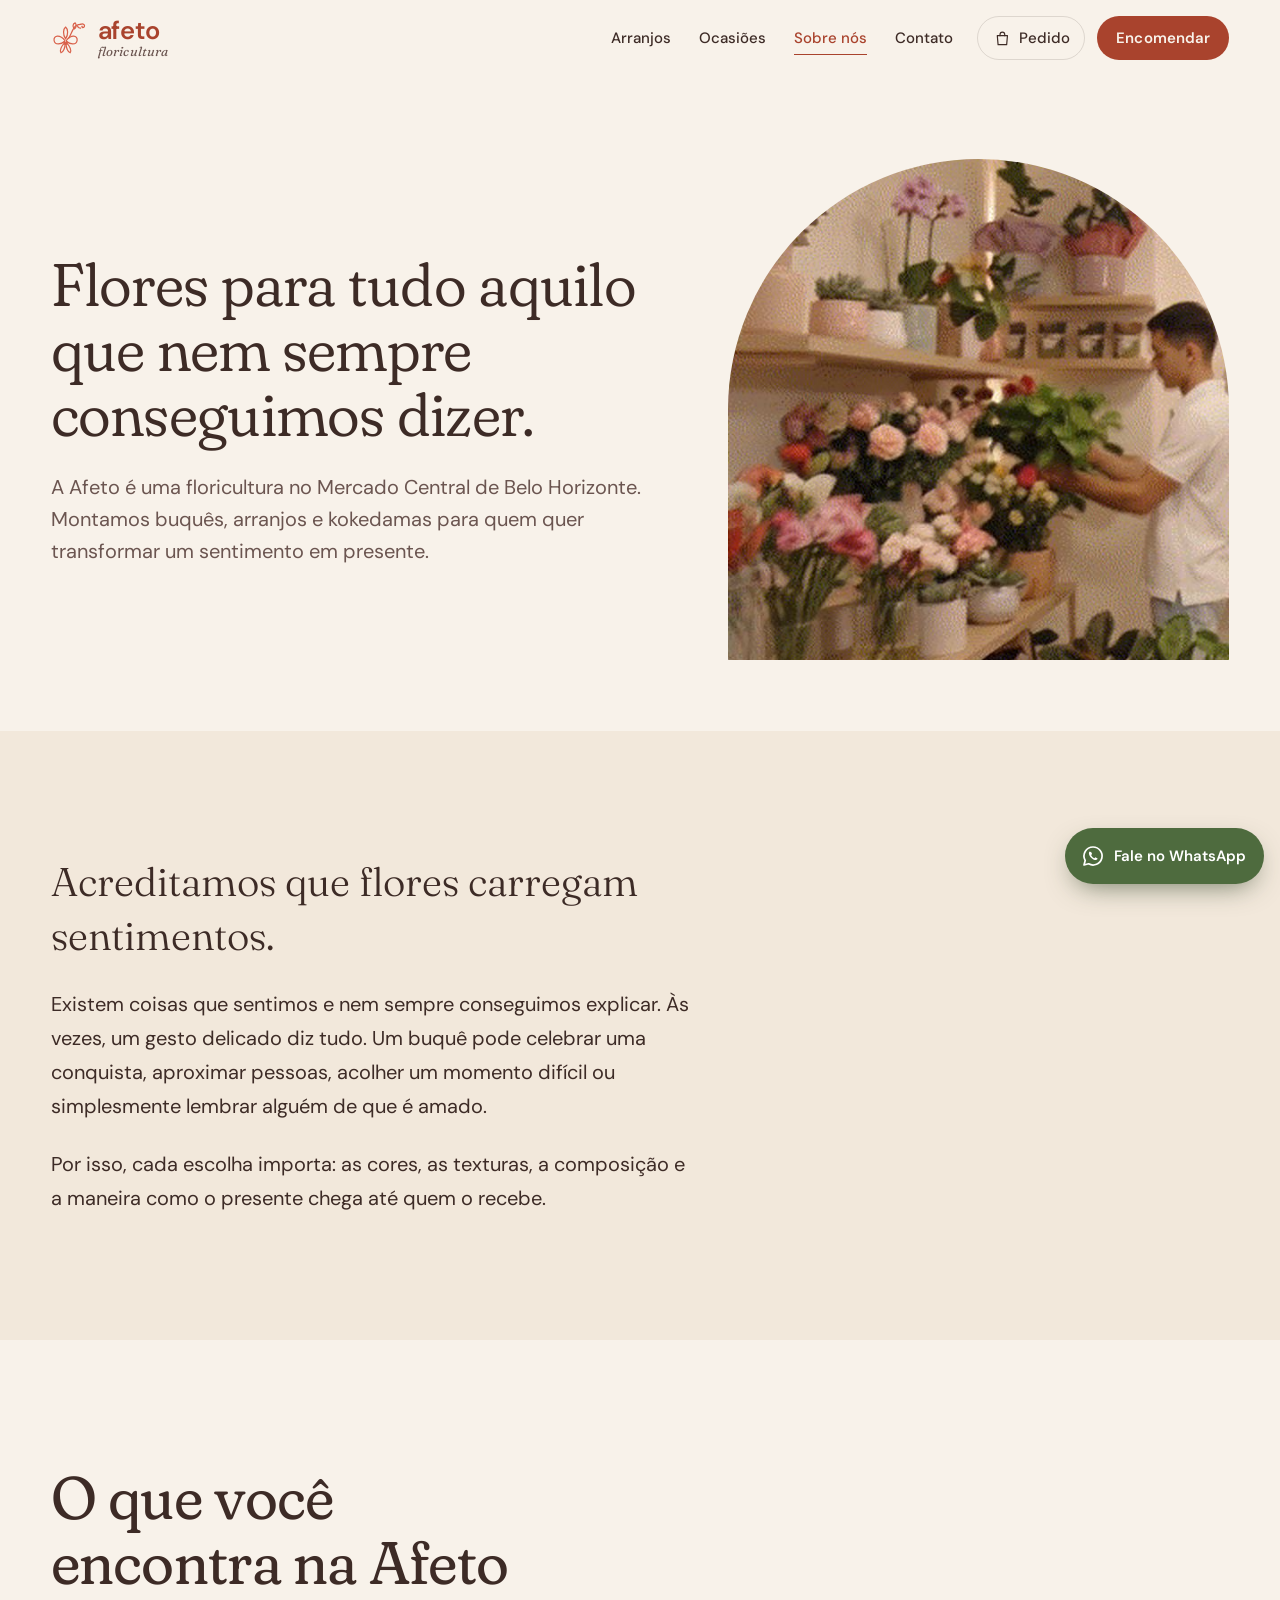
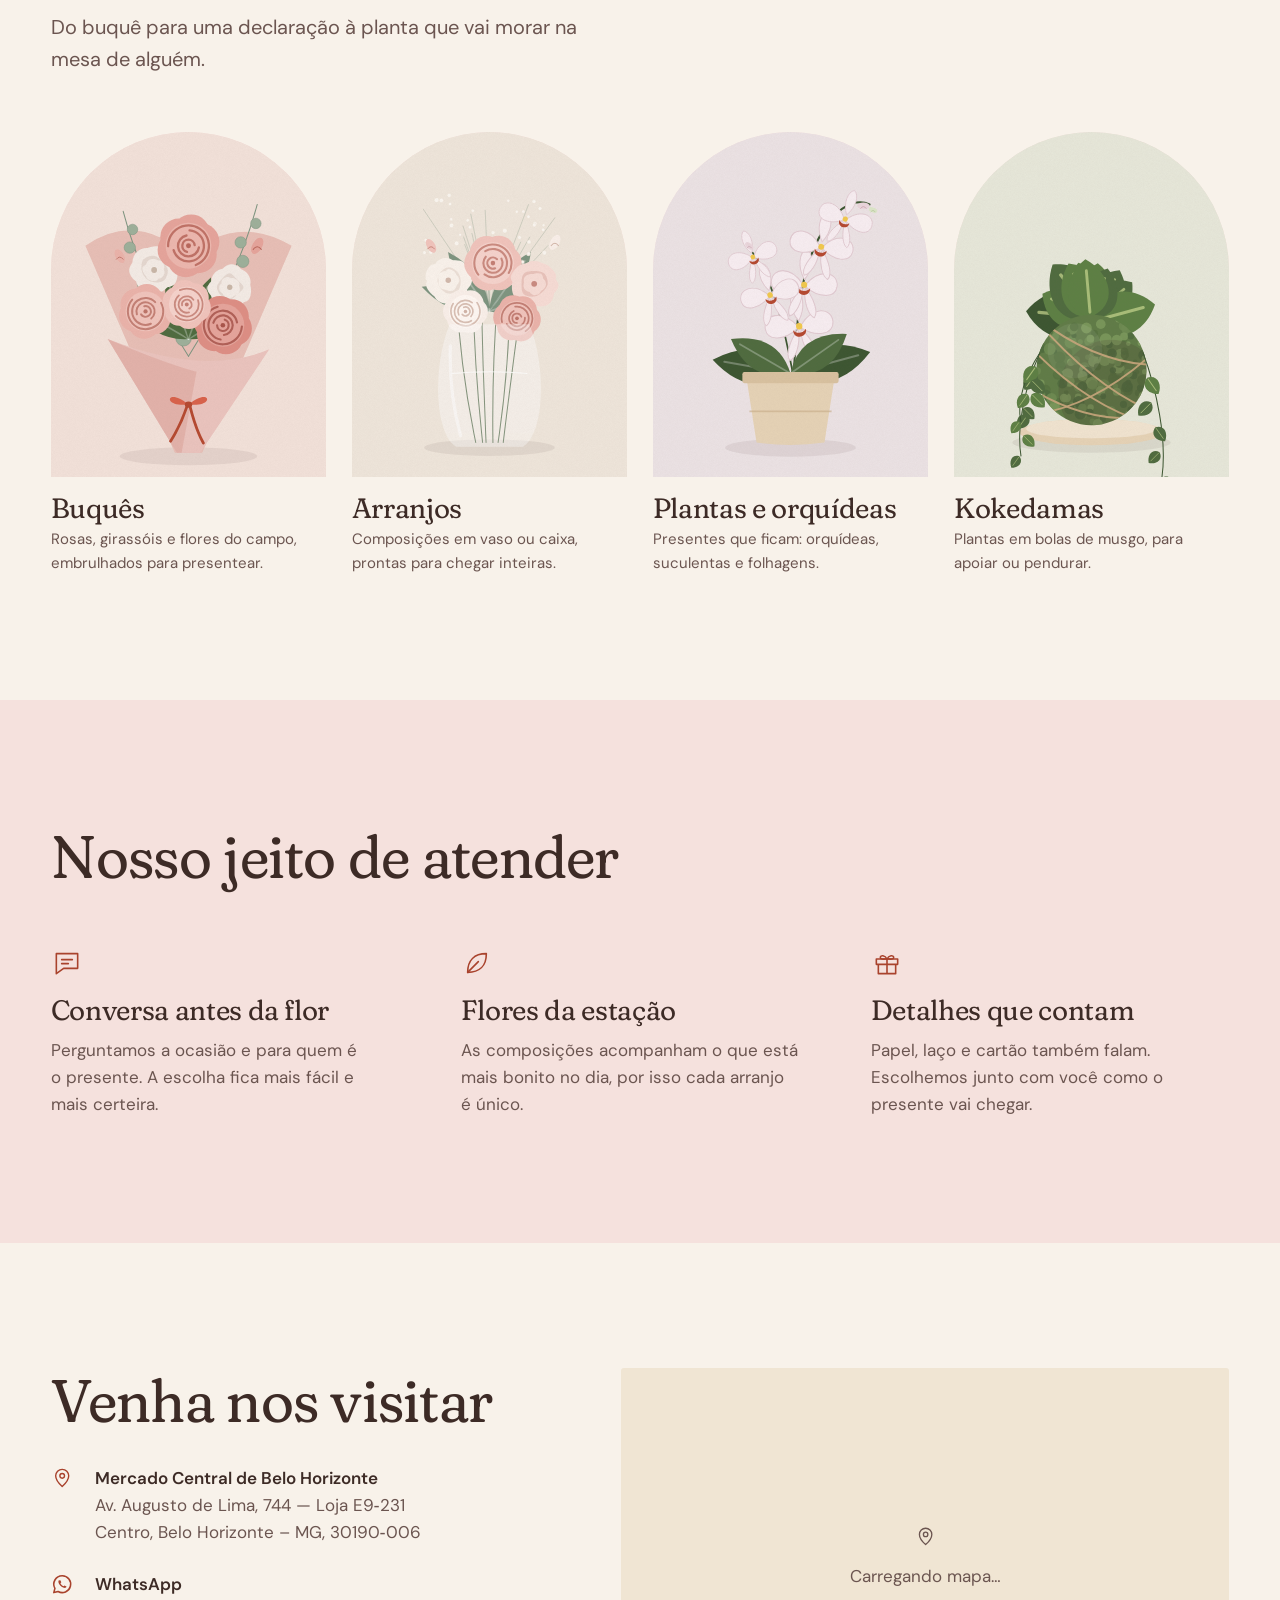
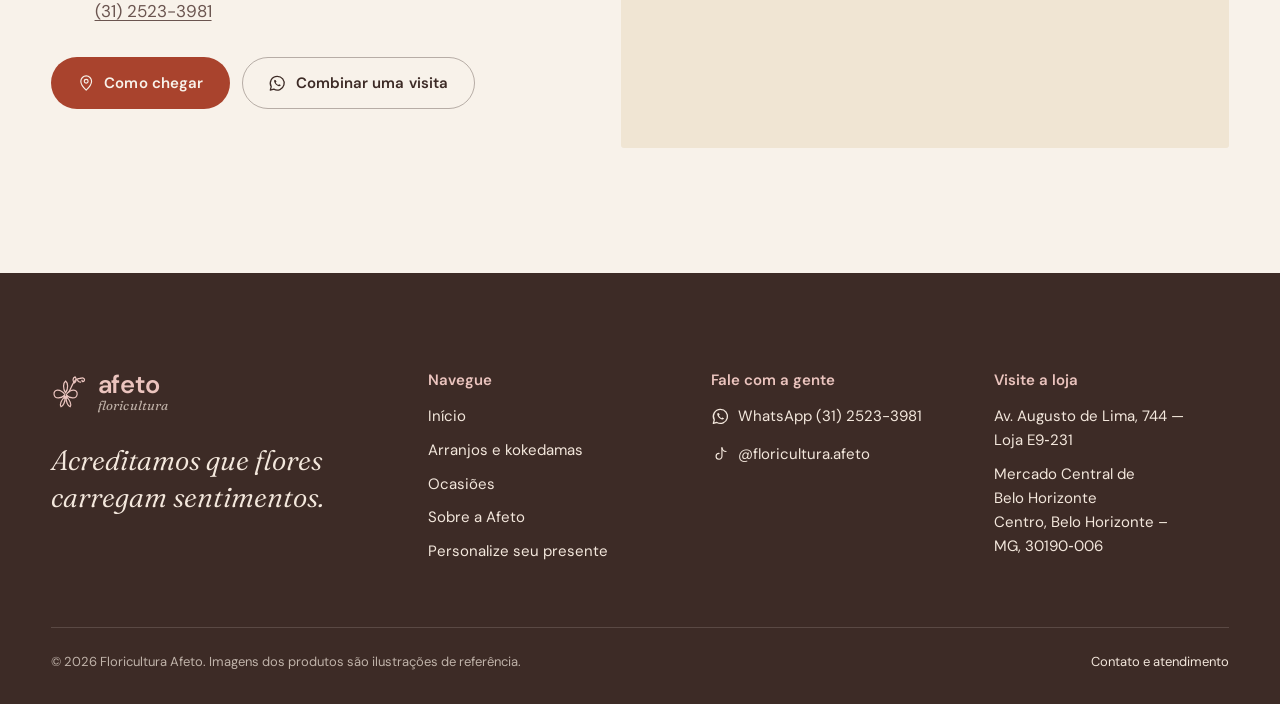
<file: sobre/index.html>
<!doctype html>
<html lang="pt-BR" data-root="../">
<head>
<meta charset="utf-8">
<meta name="viewport" content="width=device-width, initial-scale=1, viewport-fit=cover">
<title>Sobre a Afeto | Floricultura no Mercado Central de Belo Horizonte</title>
<meta name="description" content="Conheça a Floricultura Afeto: buquês, arranjos, plantas e kokedamas para transformar sentimentos em presentes. Loja E9&#8209;231 do Mercado Central de BH.">
<link rel="canonical" href="https://agustinhoxc.github.io/floricultura-afeto/sobre/">
<meta name="theme-color" content="#F8F2EA">
<meta property="og:type" content="website">
<meta property="og:locale" content="pt_BR">
<meta property="og:site_name" content="Floricultura Afeto">
<meta property="og:title" content="Sobre a Afeto | Floricultura no Mercado Central de Belo Horizonte">
<meta property="og:description" content="Conheça a Floricultura Afeto: buquês, arranjos, plantas e kokedamas para transformar sentimentos em presentes. Loja E9&#8209;231 do Mercado Central de BH.">
<meta property="og:url" content="https://agustinhoxc.github.io/floricultura-afeto/sobre/">
<meta property="og:image" content="https://agustinhoxc.github.io/floricultura-afeto/assets/img/brand/og-image.jpg">
<meta property="og:image:width" content="1200">
<meta property="og:image:height" content="630">
<meta name="twitter:card" content="summary_large_image">
<link rel="icon" href="../favicon.svg" type="image/svg+xml">
<link rel="apple-touch-icon" href="../assets/img/brand/apple-touch-icon.png">
<link rel="preload" href="../assets/fonts/fraunces-latin-full-normal.woff2" as="font" type="font/woff2" crossorigin>
<link rel="preload" href="../assets/fonts/dm-sans-latin-opsz-normal.woff2" as="font" type="font/woff2" crossorigin>
<link rel="stylesheet" href="../assets/css/fonts.css">
<link rel="stylesheet" href="../assets/css/tokens.css">
<link rel="stylesheet" href="../assets/css/base.css">
<link rel="stylesheet" href="../assets/css/layout.css">
<link rel="stylesheet" href="../assets/css/components.css">
<link rel="stylesheet" href="../assets/css/pages.css">

</head>
<body>
<a class="skip-link" href="#conteudo">Pular para o conteúdo</a>
<svg width="0" height="0" style="position:absolute" aria-hidden="true" focusable="false">
<symbol id="i-orchid" viewBox="0 0 100 100"><g fill="none" stroke="currentColor" stroke-width="3.2" stroke-linecap="round" stroke-linejoin="round"><path d="M38 52C30 40 32 26 38 21c6 5 8 19 0 31Z"/><path d="M36 56C24 40 6 42 8 56c2 12 18 11 28 2Z"/><path d="M40 56c12-16 30-14 28 0-2 12-18 11-28 2Z"/><path d="M36.5 61C28 70 22 81 26 88c6-2 11-13 11-25"/><path d="M39.5 61C48 70 54 81 50 88c-6-2-11-13-11-25"/><path d="M33.5 60c0 8 9 8 9 0-3 3-6 3-9 0Z"/><path d="M46 50c6-10 9-20 14-27 4-6 10-9 17-9"/><path d="M61 26c-6-6-4-14 2-16 4 5 3 12-2 16Z"/><path d="M77 14c7-3 13 2 9 7-3 3-7 0-5-2"/><path d="M69 18c1 4 4 6 8 6"/></g></symbol>
<symbol id="i-menu" viewBox="0 0 24 24"><path d="M4 7h16M4 12h16M4 17h10"/></symbol>
<symbol id="i-close" viewBox="0 0 24 24"><path d="M6 6l12 12M18 6 6 18"/></symbol>
<symbol id="i-arrow" viewBox="0 0 24 24"><path d="M5 12h14M13 6l6 6-6 6"/></symbol>
<symbol id="i-bag" viewBox="0 0 24 24"><path d="M5.5 8.5h13l-1 11.5h-11l-1-11.5Z"/><path d="M9 8.5V7a3 3 0 0 1 6 0v1.5"/></symbol>
<symbol id="i-plus" viewBox="0 0 24 24"><path d="M12 5v14M5 12h14"/></symbol>
<symbol id="i-minus" viewBox="0 0 24 24"><path d="M5 12h14"/></symbol>
<symbol id="i-trash" viewBox="0 0 24 24"><path d="M4 7h16M10 11v6M14 11v6M6 7l1 13h10l1-13M9 7V4h6v3"/></symbol>
<symbol id="i-pin" viewBox="0 0 24 24"><path d="M12 21s-7-6.2-7-11.5a7 7 0 0 1 14 0C19 14.8 12 21 12 21Z"/><circle cx="12" cy="9.5" r="2.5"/></symbol>
<symbol id="i-clock" viewBox="0 0 24 24"><circle cx="12" cy="12" r="9"/><path d="M12 7v5l3 2"/></symbol>
<symbol id="i-phone" viewBox="0 0 24 24"><path d="M5 4h4l2 5-2.5 1.5a11 11 0 0 0 5 5L15 13l5 2v4a1 1 0 0 1-1 1A16 16 0 0 1 4 5a1 1 0 0 1 1-1Z"/></symbol>
<symbol id="i-pause" viewBox="0 0 24 24"><rect x="7" y="5" width="3.5" height="14" rx="1" fill="currentColor" stroke="none"/><rect x="13.5" y="5" width="3.5" height="14" rx="1" fill="currentColor" stroke="none"/></symbol>
<symbol id="i-play" viewBox="0 0 24 24"><path d="M8 5.5v13l10.5-6.5L8 5.5Z" fill="currentColor" stroke="none"/></symbol>
<symbol id="i-check" viewBox="0 0 24 24"><path d="M5 12.5l4.5 4.5L19 7.5"/></symbol>
<symbol id="i-info" viewBox="0 0 24 24"><circle cx="12" cy="12" r="9"/><path d="M12 11v5M12 8h.01"/></symbol>
<symbol id="i-whatsapp" viewBox="0 0 24 24"><path d="M12 3a9 9 0 0 0-7.8 13.5L3 21l4.6-1.2A9 9 0 1 0 12 3Z" fill="none" stroke="currentColor" stroke-width="1.7" stroke-linejoin="round"/><path d="M8.6 7.6c-.5.6-.8 1.3-.6 2.3.5 2.6 3.4 5.5 6 6 1 .2 1.7-.1 2.3-.6l.3-.9-2.2-1.1-1 1c-1.4-.6-2.7-1.9-3.3-3.3l1-1-1.1-2.2-.9.3-.5-.5Z" fill="currentColor" stroke="none"/></symbol>
<symbol id="i-tiktok" viewBox="0 0 24 24"><path d="M14 3.5v11a3.75 3.75 0 1 1-3.75-3.75"/><path d="M14 3.5c.4 2.7 2.4 4.6 5.2 4.8"/></symbol>
<symbol id="i-instagram" viewBox="0 0 24 24"><rect x="4" y="4" width="16" height="16" rx="5"/><circle cx="12" cy="12" r="3.6"/><circle cx="16.8" cy="7.2" r=".9" fill="currentColor" stroke="none"/></symbol>
<symbol id="i-cake" viewBox="0 0 24 24"><path d="M4 20h16M5.5 20v-7h13v7M5.5 15.5c2.2 1.4 4.4 1.4 6.5 0s4.3-1.4 6.5 0M12 13V9.5M12 7c.9-.8.9-1.8 0-2.8-.9 1-.9 2 0 2.8Z"/></symbol>
<symbol id="i-heart" viewBox="0 0 24 24"><path d="M12 20s-7.5-4.6-7.5-10A4.3 4.3 0 0 1 12 7.4a4.3 4.3 0 0 1 7.5 2.6c0 5.4-7.5 10-7.5 10Z"/></symbol>
<symbol id="i-letter" viewBox="0 0 24 24"><rect x="3.5" y="6" width="17" height="12" rx="1.5"/><path d="M4 7l8 6 8-6"/></symbol>
<symbol id="i-cradle" viewBox="0 0 24 24"><path d="M3.5 11h17a8.5 8.5 0 0 1-17 0Z"/><path d="M12 11V4.5a6.5 6.5 0 0 1 6.5 6.5M8 19l-1.5 2M16 19l1.5 2"/></symbol>
<symbol id="i-calendar" viewBox="0 0 24 24"><rect x="4" y="5.5" width="16" height="14.5" rx="1.5"/><path d="M4 10h16M8 3.5v4M16 3.5v4"/></symbol>
<symbol id="i-spark" viewBox="0 0 24 24"><path d="M12 3c.6 4.8 3.2 7.4 8 8-4.8.6-7.4 3.2-8 8-.6-4.8-3.2-7.4-8-8 4.8-.6 7.4-3.2 8-8Z"/></symbol>
<symbol id="i-leaf" viewBox="0 0 24 24"><path d="M5 19C5 10 10 5 19 5c0 9-5 14-14 14Z"/><path d="M5 19l8-8"/></symbol>
<symbol id="i-chat" viewBox="0 0 24 24"><path d="M4 5h16v11H9.5L4 20V5Z"/><path d="M8 9.5h8M8 12.5h5"/></symbol>
<symbol id="i-gift" viewBox="0 0 24 24"><path d="M4 9h16v4H4zM5.5 13h13v7h-13zM12 9v11"/><path d="M12 9C10.5 6 7 6 7 7.8S10 9 12 9c2 0 5 .6 5-1.2S13.5 6 12 9Z"/></symbol>
<symbol id="i-water" viewBox="0 0 24 24"><path d="M12 3.5s6 6.4 6 10.8a6 6 0 0 1-12 0c0-4.4 6-10.8 6-10.8Z"/></symbol>
<symbol id="i-sun" viewBox="0 0 24 24"><circle cx="12" cy="12" r="4"/><path d="M12 2.5v2.5M12 19v2.5M2.5 12H5M19 12h2.5M5.3 5.3l1.8 1.8M16.9 16.9l1.8 1.8M5.3 18.7l1.8-1.8M16.9 7.1l1.8-1.8"/></symbol>
<symbol id="i-petal" viewBox="0 0 24 24"><path d="M12 3c4.2 4 4.2 11 0 18-4.2-7-4.2-14 0-18Z" fill="currentColor" stroke="none"/></symbol>
<symbol id="i-sprig" viewBox="0 0 100 100"><g fill="none" stroke="currentColor" stroke-width="2.2" stroke-linecap="round"><path d="M20 90C40 60 55 40 85 15"/><path d="M38 64c-12-2-18-10-18-20 11 1 18 9 18 20Z"/><path d="M38 64c10-6 22-6 30 2-9 7-21 6-30-2Z"/><path d="M55 42c-10-4-14-13-12-22 10 3 15 12 12 22Z"/><path d="M55 42c9-5 20-4 26 4-9 6-19 5-26-4Z"/><path d="M72 26c-6-6-6-14-2-20 7 5 8 13 2 20Z"/></g></symbol>
</svg>
<header class="site-header" data-header>
  <div class="container header-inner">
    <a class="brand" href="../" aria-label="Floricultura Afeto, página inicial"><svg class="brand__mark" viewBox="0 0 100 100" aria-hidden="true"><use href="#i-orchid"></use></svg><span class="brand__word"><span class="brand__name">afeto</span><span class="brand__sub">floricultura</span></span></a>
    <nav class="main-nav" id="menu" aria-label="Principal">
      <ul>
        <li><a href="../arranjos/">Arranjos</a></li>
        <li><a href="../#ocasioes">Ocasiões</a></li>
        <li><a href="../sobre/" aria-current="page">Sobre nós</a></li>
        <li><a href="../contato/">Contato</a></li>
      </ul>
      <div class="main-nav__extra">
        <a class="btn btn-primary" data-wa="default" href="../contato/"><svg class="icon " aria-hidden="true"><use href="#i-whatsapp"></use></svg><span>Encomendar pelo WhatsApp</span></a>
        <p><span data-config="addressLine">Av. Augusto de Lima, 744 — Loja E9&#8209;231</span><br><span data-config="venue">Mercado Central de Belo Horizonte</span></p>
      </div>
    </nav>
    <div class="header-actions">
      <button type="button" class="order-trigger" data-order-open aria-label="Abrir pedido">
        <svg class="icon " aria-hidden="true"><use href="#i-bag"></use></svg><span class="order-trigger__label">Pedido</span><span class="badge" data-order-count hidden>0</span>
      </button>
      <a class="btn btn-primary btn-sm header-cta" data-wa="default" href="../contato/">Encomendar</a>
      <button type="button" class="menu-toggle" aria-expanded="false" aria-controls="menu" aria-label="Abrir menu"><svg class="icon " aria-hidden="true"><use href="#i-menu"></use></svg></button>
    </div>
  </div>
</header>
<main id="conteudo">

<section class="page-hero">
  <div class="container about-hero__grid">
    <div>
      <h1>Flores para tudo aquilo que nem sempre conseguimos dizer.</h1>
      <p>A Afeto é uma floricultura no Mercado Central de Belo Horizonte. Montamos buquês, arranjos e kokedamas para quem quer transformar um sentimento em presente.</p>
    </div>
    <figure class="about-hero__media"><img src="../assets/img/editorial/afeto-prateleiras.jpg" alt="Prateleiras da Afeto com rosas, orquídeas e plantas em vasos" width="560" height="680" fetchpriority="high"></figure>
  </div>
</section>

<section class="section section--creme-2" aria-labelledby="crenca-title">
  <div class="container">
    <h2 class="sr-only" id="crenca-title">No que acreditamos</h2>
    <div class="prose">
      <p class="prose__lead">Acreditamos que flores carregam sentimentos.</p>
      <p>Existem coisas que sentimos e nem sempre conseguimos explicar. Às vezes, um gesto delicado diz tudo. Um buquê pode celebrar uma conquista, aproximar pessoas, acolher um momento difícil ou simplesmente lembrar alguém de que é amado.</p>
      <p>Por isso, cada escolha importa: as cores, as texturas, a composição e a maneira como o presente chega até quem o recebe.</p>
    </div>
  </div>
</section>

<section class="section" aria-labelledby="kinds-title">
  <div class="container">
    <header class="section-head">
      <h2 id="kinds-title">O que você encontra na Afeto</h2>
      <p>Do buquê para uma declaração à planta que vai morar na mesa de alguém.</p>
    </header>
    <ul class="kinds">
<li><a class="kind" href="../arranjos/?categoria=buques"><div class="arch"><img src="../assets/img/products/buque-afeto.svg" alt="" width="800" height="1000" loading="lazy"></div><div><h3>Buquês</h3><p>Rosas, girassóis e flores do campo, embrulhados para presentear.</p></div></a></li>
<li><a class="kind" href="../arranjos/?categoria=arranjos"><div class="arch"><img src="../assets/img/products/arranjo-delicadeza.svg" alt="" width="800" height="1000" loading="lazy"></div><div><h3>Arranjos</h3><p>Composições em vaso ou caixa, prontas para chegar inteiras.</p></div></a></li>
<li><a class="kind" href="../arranjos/?categoria=plantas"><div class="arch"><img src="../assets/img/products/orquidea.svg" alt="" width="800" height="1000" loading="lazy"></div><div><h3>Plantas e orquídeas</h3><p>Presentes que ficam: orquídeas, suculentas e folhagens.</p></div></a></li>
<li><a class="kind" href="../arranjos/?categoria=kokedamas"><div class="arch"><img src="../assets/img/products/kokedama-jiboia.svg" alt="" width="800" height="1000" loading="lazy"></div><div><h3>Kokedamas</h3><p>Plantas em bolas de musgo, para apoiar ou pendurar.</p></div></a></li>
    </ul>
  </div>
</section>

<section class="section section--blush" aria-labelledby="jeito-title">
  <div class="container">
    <header class="section-head"><h2 id="jeito-title">Nosso jeito de atender</h2></header>
    <ul class="values">
      <li><svg class="icon " aria-hidden="true"><use href="#i-chat"></use></svg><h3>Conversa antes da flor</h3><p>Perguntamos a ocasião e para quem é o presente. A escolha fica mais fácil e mais certeira.</p></li>
      <li><svg class="icon " aria-hidden="true"><use href="#i-leaf"></use></svg><h3>Flores da estação</h3><p>As composições acompanham o que está mais bonito no dia, por isso cada arranjo é único.</p></li>
      <li><svg class="icon " aria-hidden="true"><use href="#i-gift"></use></svg><h3>Detalhes que contam</h3><p>Papel, laço e cartão também falam. Escolhemos junto com você como o presente vai chegar.</p></li>
    </ul>
  </div>
</section>

<section class="section visit" aria-labelledby="visit-title">
  <div class="container visit__grid">
    <div>
      <h2 id="visit-title">Venha nos visitar</h2>
      <ul class="visit__list">
        <li><svg class="icon " aria-hidden="true"><use href="#i-pin"></use></svg><div><strong data-config="venue">Mercado Central de Belo Horizonte</strong><span><span data-config="addressLine">Av. Augusto de Lima, 744 — Loja E9&#8209;231</span><br><span data-config="addressCity">Centro, Belo Horizonte – MG, 30190&#8209;006</span></span></div></li>
        <li><svg class="icon " aria-hidden="true"><use href="#i-whatsapp"></use></svg><div><strong>WhatsApp</strong><a data-wa="default" href="../contato/"><span data-config="phoneDisplay">(31) 2523-3981</span></a></div></li>
        <li data-config-wrap><svg class="icon " aria-hidden="true"><use href="#i-clock"></use></svg><div><strong>Horário</strong><span data-config="hours" data-hide-empty></span></div></li>
      </ul>
      <div class="visit__actions">
        <a class="btn btn-primary" data-href="maps" href="https://www.google.com/maps/search/?api=1&amp;query=Floricultura+Afeto+Mercado+Central+Belo+Horizonte" target="_blank" rel="noopener"><svg class="icon " aria-hidden="true"><use href="#i-pin"></use></svg><span>Como chegar</span></a>
        <a class="btn btn-ghost" data-wa="visit" href="../contato/"><svg class="icon " aria-hidden="true"><use href="#i-whatsapp"></use></svg><span>Combinar uma visita</span></a>
      </div>
    </div>
    <div class="map" data-map><div class="map__placeholder"><svg class="icon " aria-hidden="true"><use href="#i-pin"></use></svg><p>Carregando mapa…</p></div></div>
  </div>
</section>

</main>
<footer class="site-footer">
  <div class="container">
    <div class="footer-top">
      <div class="footer-brand">
        <a class="brand" href="../" aria-label="Floricultura Afeto, página inicial"><svg class="brand__mark" viewBox="0 0 100 100" aria-hidden="true"><use href="#i-orchid"></use></svg><span class="brand__word"><span class="brand__name">afeto</span><span class="brand__sub">floricultura</span></span></a>
        <p class="footer-quote">Acreditamos que flores carregam sentimentos.</p>
      </div>
      <div class="footer-col">
        <h2>Navegue</h2>
        <ul>
          <li><a href="../">Início</a></li>
          <li><a href="../arranjos/">Arranjos e kokedamas</a></li>
          <li><a href="../#ocasioes">Ocasiões</a></li>
          <li><a href="../sobre/">Sobre a Afeto</a></li>
          <li><a href="../contato/#personalize">Personalize seu presente</a></li>
        </ul>
      </div>
      <div class="footer-col footer-contact">
        <h2>Fale com a gente</h2>
        <ul>
          <li><a data-wa="default" href="../contato/"><svg class="icon " aria-hidden="true"><use href="#i-whatsapp"></use></svg><span>WhatsApp <span data-config="phoneDisplay">(31) 2523-3981</span></span></a></li>
          <li><a data-href="tiktok" href="https://www.tiktok.com/@floricultura.afeto" target="_blank" rel="noopener"><svg class="icon " aria-hidden="true"><use href="#i-tiktok"></use></svg><span data-config="tiktokHandle">@floricultura.afeto</span></a></li>
          <li data-config-wrap><a data-href="instagram" href="#" target="_blank" rel="noopener"><svg class="icon " aria-hidden="true"><use href="#i-instagram"></use></svg><span data-config="instagramHandle">Instagram</span></a></li>
          <li data-config-wrap><a data-href="email" href="#"><span data-config="email" data-hide-empty></span></a></li>
        </ul>
      </div>
      <div class="footer-col">
        <h2>Visite a loja</h2>
        <p><a data-href="maps" href="https://www.google.com/maps/search/?api=1&amp;query=Floricultura+Afeto+Mercado+Central+Belo+Horizonte" target="_blank" rel="noopener"><span data-config="addressLine">Av. Augusto de Lima, 744 — Loja E9&#8209;231</span></a></p>
        <p><span data-config="venue">Mercado Central de Belo Horizonte</span><br><span data-config="addressCity">Centro, Belo Horizonte – MG, 30190&#8209;006</span></p>
        <p data-config-wrap><span data-config="hours" data-hide-empty></span></p>
      </div>
    </div>
    <div class="footer-bottom">
      <p>© <span data-config="year">2026</span> Floricultura Afeto<span data-config-wrap>, <span data-config="cnpj" data-hide-empty></span></span>. Imagens dos produtos são ilustrações de referência.</p>
      <p><a href="../contato/">Contato e atendimento</a></p>
    </div>
  </div>
</footer>
<a class="wa-float" data-wa="default" href="../contato/"><svg class="icon " aria-hidden="true"><use href="#i-whatsapp"></use></svg><span class="wa-float__label">Fale no WhatsApp</span></a>
<script src="../assets/js/config.js" defer></script>
<script src="../assets/js/catalog-data.js" defer></script>
<script src="../assets/js/main.js" defer></script>
<script src="../assets/js/catalog.js" defer></script>
<script src="../assets/js/order.js" defer></script>
</body>
</html>
</file>
<file: assets/css/fonts.css>
/* Fontes hospedadas no próprio site (SIL Open Font License — ver assets/fonts/).
   Sem dependência do Google Fonts: mais rápido e sem envio de dados a terceiros. */
@font-face {
  font-family: "Fraunces";
  font-style: normal;
  font-display: swap;
  font-weight: 100 900;
  src: url("../fonts/fraunces-latin-full-normal.woff2") format("woff2-variations"), url("../fonts/fraunces-latin-full-normal.woff2") format("woff2");
  unicode-range: U+0000-00FF,U+0131,U+0152-0153,U+02BB-02BC,U+02C6,U+02DA,U+02DC,U+0304,U+0308,U+0329,U+2000-206F,U+20AC,U+2122,U+2191,U+2193,U+2212,U+2215,U+FEFF,U+FFFD;
}
@font-face {
  font-family: "Fraunces";
  font-style: italic;
  font-display: swap;
  font-weight: 100 900;
  src: url("../fonts/fraunces-latin-full-italic.woff2") format("woff2-variations"), url("../fonts/fraunces-latin-full-italic.woff2") format("woff2");
  unicode-range: U+0000-00FF,U+0131,U+0152-0153,U+02BB-02BC,U+02C6,U+02DA,U+02DC,U+0304,U+0308,U+0329,U+2000-206F,U+20AC,U+2122,U+2191,U+2193,U+2212,U+2215,U+FEFF,U+FFFD;
}
@font-face {
  font-family: "DM Sans";
  font-style: normal;
  font-display: swap;
  font-weight: 100 1000;
  src: url("../fonts/dm-sans-latin-opsz-normal.woff2") format("woff2-variations"), url("../fonts/dm-sans-latin-opsz-normal.woff2") format("woff2");
  unicode-range: U+0000-00FF,U+0131,U+0152-0153,U+02BB-02BC,U+02C6,U+02DA,U+02DC,U+0304,U+0308,U+0329,U+2000-206F,U+20AC,U+2122,U+2191,U+2193,U+2212,U+2215,U+FEFF,U+FFFD;
}
</file>
<file: assets/css/tokens.css>
/* ==========================================================================
   Afeto — tokens de design
   Paleta oficial da cliente + derivações para acessibilidade (contraste AA).
   ========================================================================== */
:root {
  /* Paleta da marca (fornecida pela cliente) */
  --c-terracota: #D9614A;      /* assinatura: detalhes, ilustrações, títulos grandes */
  --c-creme: #F8F2EA;          /* fundo predominante */
  --c-blush: #EBC4BE;          /* seções românticas */
  --c-madeira: #E6D3B6;        /* superfícies e fundos alternativos */
  --c-folha: #4E6B3E;          /* detalhes botânicos */
  --c-cafe: #3D2B26;           /* texto principal */

  /* Derivações (não substituem a paleta; garantem legibilidade) */
  --c-terracota-funda: #A9432D; /* botões e links pequenos: 5,3:1 sobre o creme */
  --c-terracota-escura: #8E3724;/* hover do botão */
  --c-creme-2: #F2E8DB;         /* creme um tom abaixo, para alternar planos */
  --c-blush-claro: #F5E1DD;
  --c-madeira-clara: #F0E5D3;
  --c-cafe-suave: #6B5550;      /* texto secundário: 6,2:1 sobre o creme */
  --c-cafe-linha: rgba(61, 43, 38, .14);
  --c-sobre-escuro: #F3E7DC;    /* texto sobre café */

  /* Tipografia */
  --f-display: "Fraunces", "Iowan Old Style", "Palatino Linotype", Georgia, serif;
  --f-texto: "DM Sans", "Segoe UI", system-ui, -apple-system, sans-serif;

  /* Escala (base 17px, razão ~1,25; títulos fluidos) */
  --t-xs: .8125rem;
  --t-sm: .9375rem;
  --t-base: 1.0625rem;
  --t-md: 1.25rem;
  --t-lg: clamp(1.375rem, 1.1rem + .9vw, 1.75rem);
  --t-xl: clamp(1.75rem, 1.3rem + 1.8vw, 2.5rem);
  --t-2xl: clamp(2.25rem, 1.5rem + 3.2vw, 3.75rem);
  --t-display: clamp(2.75rem, 1.5rem + 4.4vw, 5.5rem);

  /* Espaço */
  --s-1: .25rem; --s-2: .5rem; --s-3: .75rem; --s-4: 1rem; --s-5: 1.5rem;
  --s-6: 2rem; --s-7: 3rem; --s-8: 4rem; --s-9: 6rem; --s-10: 8rem;
  --secao: clamp(4.5rem, 3rem + 6vw, 9rem);
  --gutter: clamp(1.25rem, .6rem + 3.2vw, 4rem);
  --largura: 1320px;
  --texto-max: 36rem;

  /* Forma e movimento */
  --raio-sm: 3px;
  --raio: 6px;
  --raio-pill: 999px;
  --sombra-leve: 0 1px 2px rgba(61, 43, 38, .06), 0 8px 24px -12px rgba(61, 43, 38, .18);
  --ease: cubic-bezier(.22, .61, .36, 1);
  --dur: .28s;

  --header-h: 76px;
}

@media (max-width: 720px) {
  :root { --header-h: 64px; }
}
</file>
<file: assets/css/base.css>
/* ==========================================================================
   Base: reset leve, tipografia e acessibilidade
   ========================================================================== */
*, *::before, *::after { box-sizing: border-box; }

html {
  -webkit-text-size-adjust: 100%;
  text-size-adjust: 100%;
  overflow-x: clip;
  scroll-behavior: smooth;
  scroll-padding-top: calc(var(--header-h) + 1rem);
}

body {
  margin: 0;
  background: var(--c-creme);
  color: var(--c-cafe);
  font-family: var(--f-texto);
  font-size: var(--t-base);
  line-height: 1.6;
  font-optical-sizing: auto;
  -webkit-font-smoothing: antialiased;
  text-rendering: optimizeLegibility;
  overflow-x: hidden;
}

body.is-locked { overflow: hidden; }

img, svg, video { display: block; max-width: 100%; }
img { height: auto; }

h1, h2, h3, h4 {
  margin: 0;
  font-family: var(--f-display);
  font-weight: 380;
  font-variation-settings: "SOFT" 100, "WONK" 0;
  line-height: 1.08;
  letter-spacing: -.012em;
  text-wrap: balance;
}

p { margin: 0; text-wrap: pretty; }
ul, ol { margin: 0; padding: 0; }

a {
  color: var(--c-terracota-funda);
  text-decoration-thickness: 1px;
  text-underline-offset: .2em;
}
a:hover { color: var(--c-terracota-escura); }

button, input, select, textarea { font: inherit; color: inherit; }
button { cursor: pointer; }

::selection { background: var(--c-blush); color: var(--c-cafe); }

:focus-visible {
  outline: 2px solid var(--c-terracota-funda);
  outline-offset: 3px;
  border-radius: 2px;
}

[hidden] { display: none !important; }

.sr-only {
  position: absolute !important;
  width: 1px; height: 1px;
  padding: 0; margin: -1px;
  overflow: hidden; clip: rect(0 0 0 0);
  white-space: nowrap; border: 0;
}

.skip-link {
  position: absolute;
  left: var(--s-4); top: -100px;
  z-index: 200;
  padding: var(--s-3) var(--s-4);
  background: var(--c-cafe);
  color: var(--c-creme);
  border-radius: var(--raio);
  text-decoration: none;
}
.skip-link:focus { top: var(--s-4); color: var(--c-creme); }

.icon { width: 1.25em; height: 1.25em; flex: none; fill: none; stroke: currentColor; stroke-width: 1.5; stroke-linecap: round; stroke-linejoin: round; }
.icon--fill { fill: currentColor; stroke: none; }

@media (prefers-reduced-motion: reduce) {
  html { scroll-behavior: auto; }
  *, *::before, *::after {
    animation-duration: .01ms !important;
    animation-iteration-count: 1 !important;
    transition-duration: .01ms !important;
  }
}
</file>
<file: assets/css/layout.css>
/* ==========================================================================
   Layout: contêiner, cabeçalho, menu, rodapé, seções
   ========================================================================== */
.container {
  width: 100%;
  max-width: calc(var(--largura) + 2 * var(--gutter));
  margin-inline: auto;
  padding-inline: var(--gutter);
}

.section { padding-block: var(--secao); }
.section--creme-2 { background: var(--c-creme-2); }
.section--blush { background: var(--c-blush-claro); }
.section--madeira { background: var(--c-madeira-clara); }
.section--cafe { background: var(--c-cafe); color: var(--c-sobre-escuro); }

.section-head { max-width: 44rem; margin-bottom: clamp(2.5rem, 2rem + 2vw, 4rem); }
.section-head h2 { font-size: var(--t-2xl); }
.section-head p { margin-top: var(--s-4); font-size: var(--t-md); color: var(--c-cafe-suave); max-width: var(--texto-max); }
.section-head--row {
  max-width: none;
  display: flex; flex-wrap: wrap; align-items: end; justify-content: space-between; gap: var(--s-5);
}
.section-head--row > div { max-width: 40rem; }

/* ---------- Cabeçalho ---------- */
.site-header {
  position: sticky; top: 0; z-index: 50;
  background: rgba(248, 242, 234, 0);
  transition: background-color var(--dur) var(--ease), box-shadow var(--dur) var(--ease);
}
.site-header.is-scrolled {
  background: rgba(248, 242, 234, .94);
  -webkit-backdrop-filter: saturate(1.2) blur(10px);
  backdrop-filter: saturate(1.2) blur(10px);
  box-shadow: 0 1px 0 var(--c-cafe-linha);
}
.header-inner {
  height: var(--header-h);
  display: flex; align-items: center; gap: var(--s-5);
}

.brand {
  display: inline-flex; align-items: center; gap: .55rem;
  color: var(--c-terracota); text-decoration: none;
  margin-right: auto;
}
.brand:hover { color: var(--c-terracota); }
.brand__mark { width: 2.4rem; height: 2.4rem; }
.brand__word { display: grid; line-height: 1; }
.brand__name {
  font-family: var(--f-texto); font-weight: 600; font-size: 1.6rem; letter-spacing: -.01em;
  color: var(--c-terracota-funda);
}
.brand__sub {
  font-family: var(--f-display); font-style: italic; font-size: .82rem; font-weight: 400;
  color: var(--c-cafe-suave); margin-top: .1rem; letter-spacing: .01em;
}

.main-nav ul { list-style: none; display: flex; gap: clamp(1.25rem, 2.2vw, 2.25rem); }
.main-nav ul a {
  position: relative;
  color: var(--c-cafe); text-decoration: none; font-size: var(--t-sm); font-weight: 500;
  padding-block: .4rem;
}
.main-nav ul a::after {
  content: ""; position: absolute; left: 0; right: 0; bottom: 0; height: 1px;
  background: currentColor; transform: scaleX(0); transform-origin: left;
  transition: transform var(--dur) var(--ease);
}
.main-nav ul a:hover::after, .main-nav ul a[aria-current="page"]::after { transform: scaleX(1); }
.main-nav ul a[aria-current="page"] { color: var(--c-terracota-funda); }
.main-nav__extra { display: none; }

.header-actions { display: flex; align-items: center; gap: var(--s-3); }

.order-trigger {
  position: relative;
  display: inline-flex; align-items: center; gap: .45rem;
  min-height: 44px; padding: 0 .9rem;
  background: transparent; border: 1px solid var(--c-cafe-linha); border-radius: var(--raio-pill);
  font-size: var(--t-sm); font-weight: 500;
  transition: border-color var(--dur), background-color var(--dur);
}
.order-trigger:hover { border-color: var(--c-cafe); background: rgba(255,255,255,.4); }
.order-trigger .badge {
  display: inline-grid; place-items: center;
  min-width: 1.35rem; height: 1.35rem; padding: 0 .3rem;
  border-radius: var(--raio-pill);
  background: var(--c-terracota-funda); color: var(--c-creme);
  font-size: .75rem; font-weight: 600; line-height: 1;
}
.order-trigger .badge[hidden] { display: none; }
.order-trigger.is-bumped .badge { animation: bump .45s var(--ease); }
@keyframes bump { 40% { transform: scale(1.35); } }

.menu-toggle {
  display: none;
  width: 44px; height: 44px;
  place-items: center;
  background: transparent; border: 0; border-radius: var(--raio);
}
.menu-toggle .icon { width: 26px; height: 26px; }

@media (max-width: 960px) {
  .menu-toggle { display: inline-grid; }
  .header-actions .header-cta { display: none; }
  .main-nav {
    position: fixed; inset: var(--header-h) 0 0 0; z-index: 49;
    background: var(--c-creme);
    padding: var(--s-6) var(--gutter) var(--s-7);
    display: flex; flex-direction: column; justify-content: space-between;
    overflow-y: auto;
    visibility: hidden; opacity: 0; transform: translateY(-8px);
    transition: opacity var(--dur) var(--ease), transform var(--dur) var(--ease), visibility 0s linear var(--dur);
  }
  .main-nav.is-open {
    visibility: visible; opacity: 1; transform: none;
    transition: opacity var(--dur) var(--ease), transform var(--dur) var(--ease);
  }
  .main-nav ul { flex-direction: column; gap: 0; }
  .main-nav li { border-bottom: 1px solid var(--c-cafe-linha); }
  .main-nav ul a {
    display: block; padding: 1rem 0;
    font-family: var(--f-display); font-size: 2rem; font-weight: 360; font-variation-settings: "SOFT" 100;
  }
  .main-nav ul a::after { display: none; }
  .main-nav__extra { display: grid; gap: var(--s-4); margin-top: var(--s-7); color: var(--c-cafe-suave); font-size: var(--t-sm); }
  .site-header.menu-open { background: var(--c-creme); box-shadow: 0 1px 0 var(--c-cafe-linha); }
}

@media (max-width: 420px) {
  .order-trigger__label { display: none; }
  .order-trigger { padding: 0 .75rem; }
  .brand__mark { width: 2.1rem; height: 2.1rem; }
  .brand__name { font-size: 1.4rem; }
}

/* ---------- Rodapé ---------- */
.site-footer {
  background: var(--c-cafe);
  color: var(--c-sobre-escuro);
  padding-top: clamp(4rem, 3rem + 4vw, 7rem);
  padding-bottom: var(--s-6);
  font-size: var(--t-sm);
}
.site-footer a { color: var(--c-sobre-escuro); text-decoration: none; }
.site-footer a:hover { color: #fff; text-decoration: underline; }
.footer-top {
  display: grid; gap: var(--s-7);
  grid-template-columns: 1.4fr repeat(3, 1fr);
  padding-bottom: var(--s-8);
}
.footer-brand .brand { color: var(--c-blush); }
.footer-brand .brand__name { color: var(--c-blush); }
.footer-brand .brand__sub { color: rgba(243, 231, 220, .7); }
.footer-quote {
  margin-top: var(--s-5);
  font-family: var(--f-display); font-style: italic; font-weight: 340;
  font-size: var(--t-lg); line-height: 1.3; max-width: 18ch; color: var(--c-sobre-escuro);
}
.footer-col h2 {
  font-family: var(--f-texto); font-size: var(--t-sm); font-weight: 600; letter-spacing: 0;
  color: var(--c-blush); margin-bottom: var(--s-4);
}
.footer-col ul { list-style: none; display: grid; gap: .6rem; }
.footer-col p + p { margin-top: .6rem; }
.footer-contact a { display: inline-flex; align-items: center; gap: .5rem; }
.footer-bottom {
  display: flex; flex-wrap: wrap; justify-content: space-between; gap: var(--s-4);
  padding-top: var(--s-5);
  border-top: 1px solid rgba(243, 231, 220, .16);
  color: rgba(243, 231, 220, .72); font-size: var(--t-xs);
}

@media (max-width: 960px) {
  .footer-top { grid-template-columns: 1fr 1fr; }
  .footer-brand { grid-column: 1 / -1; }
}
@media (max-width: 520px) {
  .footer-top { grid-template-columns: 1fr; gap: var(--s-6); }
}
</file>
<file: assets/css/components.css>
/* ==========================================================================
   Componentes: botões, produtos, filtros, formulários, diálogos, toast
   ========================================================================== */

/* ---------- Botões ---------- */
.btn {
  display: inline-flex; align-items: center; justify-content: center; gap: .55rem;
  min-height: 52px; padding: 0 1.6rem;
  border: 1px solid transparent; border-radius: var(--raio-pill);
  font-family: var(--f-texto); font-size: var(--t-sm); font-weight: 600; letter-spacing: .005em;
  text-decoration: none; white-space: nowrap;
  transition: background-color var(--dur) var(--ease), color var(--dur) var(--ease), border-color var(--dur) var(--ease), transform .12s var(--ease);
}
.btn:active { transform: translateY(1px) scale(.99); }
.btn .icon { width: 1.15rem; height: 1.15rem; }

.btn-primary { background: var(--c-terracota-funda); color: var(--c-creme); }
.btn-primary:hover { background: var(--c-terracota-escura); color: var(--c-creme); }

.btn-ghost { background: transparent; color: var(--c-cafe); border-color: rgba(61, 43, 38, .35); }
.btn-ghost:hover { border-color: var(--c-cafe); background: rgba(255, 255, 255, .45); color: var(--c-cafe); }

.btn-creme { background: var(--c-creme); color: var(--c-cafe); }
.btn-creme:hover { background: #fff; color: var(--c-cafe); }

.btn-outline-creme { background: transparent; color: var(--c-creme); border-color: rgba(248, 242, 234, .55); }
.btn-outline-creme:hover { border-color: var(--c-creme); color: #fff; background: rgba(255,255,255,.06); }

.btn-sm { min-height: 44px; padding: 0 1.15rem; font-size: var(--t-sm); }
.btn-block { width: 100%; }
.btn[disabled], .btn[aria-disabled="true"] { opacity: .5; pointer-events: none; }

.link-arrow {
  display: inline-flex; align-items: center; gap: .5rem;
  font-weight: 600; font-size: var(--t-sm); color: var(--c-cafe); text-decoration: none;
  border-bottom: 1px solid currentColor; padding-bottom: .15rem;
}
.link-arrow:hover { color: var(--c-terracota-funda); }
.link-arrow .icon { width: 1rem; height: 1rem; transition: transform var(--dur) var(--ease); }
.link-arrow:hover .icon { transform: translateX(3px); }

/* ---------- Produto ---------- */
.product { display: flex; flex-direction: column; gap: var(--s-4); }
.product__media {
  position: relative; display: block; width: 100%;
  padding: 0; border: 0; border-radius: var(--raio-sm);
  background: var(--tone, var(--c-madeira-clara)); overflow: hidden;
  aspect-ratio: 4 / 5;
}
.product__media img {
  width: 100%; height: 100%; object-fit: cover;
  transition: transform .9s var(--ease);
}
.product__media:hover img, .product__media:focus-visible img { transform: scale(1.04); }
.product__view {
  position: absolute; left: var(--s-3); bottom: var(--s-3);
  padding: .4rem .8rem; border-radius: var(--raio-pill);
  background: rgba(248, 242, 234, .92); color: var(--c-cafe);
  font-size: var(--t-xs); font-weight: 600;
  opacity: 0; transform: translateY(4px);
  transition: opacity var(--dur) var(--ease), transform var(--dur) var(--ease);
}
.product__media:hover .product__view, .product__media:focus-visible .product__view { opacity: 1; transform: none; }
@media (hover: none) { .product__view { opacity: 1; transform: none; } }

.product__flag {
  position: absolute; top: var(--s-3); right: var(--s-3);
  padding: .25rem .6rem; border-radius: var(--raio-pill);
  background: rgba(61, 43, 38, .72); color: var(--c-creme);
  font-size: .72rem; font-weight: 500;
}

.product__body { display: grid; gap: .35rem; }
.product__cat { font-size: var(--t-xs); color: var(--c-cafe-suave); font-weight: 500; }
.product__name { font-size: var(--t-lg); font-weight: 400; }
.product__name button {
  all: unset; cursor: pointer;
  background-image: linear-gradient(currentColor, currentColor);
  background-size: 0 1px; background-repeat: no-repeat; background-position: 0 100%;
  transition: background-size var(--dur) var(--ease);
}
.product__name button:hover { background-size: 100% 1px; }
.product__name button:focus-visible { outline: 2px solid var(--c-terracota-funda); outline-offset: 3px; }
.product__desc { color: var(--c-cafe-suave); font-size: var(--t-sm); max-width: 34ch; }
.product__price { font-size: var(--t-sm); font-weight: 500; margin-top: .15rem; }
.product__actions { display: flex; flex-wrap: wrap; align-items: center; gap: .5rem 1rem; margin-top: .6rem; }
.product__wa {
  display: inline-flex; align-items: center; gap: .4rem; min-height: 44px;
  font-size: var(--t-sm); font-weight: 500; color: var(--c-cafe); text-decoration: none;
}
.product__wa:hover { color: var(--c-folha); }
.product__wa .icon { width: 1.1rem; height: 1.1rem; color: var(--c-folha); }

.btn-add.is-added { background: var(--c-folha); }

/* ---------- Filtros ---------- */
.filters { display: grid; gap: var(--s-5); margin-bottom: var(--s-7); }
.chips { display: flex; flex-wrap: wrap; gap: .5rem; }
.chip {
  min-height: 44px; padding: 0 1.1rem;
  border: 1px solid var(--c-cafe-linha); border-radius: var(--raio-pill);
  background: transparent; font-size: var(--t-sm); font-weight: 500;
  transition: background-color var(--dur), border-color var(--dur), color var(--dur);
}
.chip:hover { border-color: var(--c-cafe); }
.chip[aria-pressed="true"] { background: var(--c-cafe); color: var(--c-creme); border-color: var(--c-cafe); }
.filters__row { display: flex; flex-wrap: wrap; align-items: end; gap: var(--s-4) var(--s-5); }
.filters__meta { display: flex; flex-wrap: wrap; align-items: center; justify-content: space-between; gap: var(--s-3); padding-top: var(--s-4); border-top: 1px solid var(--c-cafe-linha); }
.filters__count { font-size: var(--t-sm); color: var(--c-cafe-suave); }
.btn-text {
  background: none; border: 0; padding: .5rem 0; min-height: 44px;
  font-size: var(--t-sm); font-weight: 600; color: var(--c-terracota-funda);
  text-decoration: underline; text-underline-offset: .2em;
}

/* ---------- Formulários ---------- */
.field { display: grid; gap: .4rem; }
.field label, .field legend { font-size: var(--t-sm); font-weight: 600; }
.field .opt { font-weight: 400; color: var(--c-cafe-suave); }
.input, .select, .textarea {
  width: 100%; min-height: 50px;
  padding: .75rem .95rem;
  background: rgba(255, 255, 255, .6);
  border: 1px solid rgba(61, 43, 38, .24); border-radius: var(--raio);
  font-size: 1rem; /* 16px evita zoom no iOS */
  transition: border-color var(--dur), box-shadow var(--dur), background-color var(--dur);
}
.textarea { min-height: 112px; resize: vertical; line-height: 1.5; }
.select {
  appearance: none; -webkit-appearance: none; padding-right: 2.5rem;
  background-image: url("data:image/svg+xml,%3Csvg xmlns='http://www.w3.org/2000/svg' viewBox='0 0 24 24' fill='none' stroke='%233D2B26' stroke-width='1.6' stroke-linecap='round' stroke-linejoin='round'%3E%3Cpath d='m6 9 6 6 6-6'/%3E%3C/svg%3E");
  background-repeat: no-repeat; background-position: right .8rem center; background-size: 1.1rem;
}
.input:hover, .select:hover, .textarea:hover { border-color: rgba(61, 43, 38, .45); }
.input:focus, .select:focus, .textarea:focus {
  outline: none; border-color: var(--c-terracota-funda); background: #fff;
  box-shadow: 0 0 0 3px rgba(169, 67, 45, .16);
}
.field.is-invalid .input, .field.is-invalid .select, .field.is-invalid .textarea { border-color: #A12E22; }
.field__error { display: none; font-size: var(--t-xs); color: #A12E22; font-weight: 500; }
.field.is-invalid .field__error { display: block; }
.field__hint { font-size: var(--t-xs); color: var(--c-cafe-suave); }

.choice-group { border: 0; padding: 0; margin: 0; display: grid; gap: .5rem; }
.choice-group__opts { display: flex; flex-wrap: wrap; gap: .5rem; }
.choice {
  position: relative; display: inline-flex; align-items: center; gap: .5rem;
  min-height: 46px; padding: 0 1rem;
  border: 1px solid rgba(61, 43, 38, .24); border-radius: var(--raio-pill);
  font-size: var(--t-sm); cursor: pointer; background: rgba(255,255,255,.5);
}
.choice input { position: absolute; opacity: 0; pointer-events: none; }
.choice::before {
  content: ""; width: .9rem; height: .9rem; border-radius: 50%;
  border: 1.5px solid var(--c-cafe-suave); flex: none;
}
.choice:has(input:checked) { border-color: var(--c-cafe); background: #fff; }
.choice:has(input:checked)::before { border-color: var(--c-terracota-funda); background: radial-gradient(var(--c-terracota-funda) 45%, transparent 50%); }
.choice:has(input:focus-visible) { outline: 2px solid var(--c-terracota-funda); outline-offset: 2px; }

.form-grid { display: grid; gap: var(--s-5); grid-template-columns: 1fr 1fr; }
.form-grid .span-2 { grid-column: 1 / -1; }
@media (max-width: 640px) { .form-grid { grid-template-columns: 1fr; } }

.form-status {
  display: none; align-items: flex-start; gap: .6rem;
  padding: var(--s-4); border-radius: var(--raio);
  font-size: var(--t-sm);
}
.form-status.is-visible { display: flex; }
.form-status--ok { background: #E7EEDF; color: #2F4626; }
.form-status--erro { background: #F6DEDA; color: #7E2318; }
.form-status .icon { margin-top: .1rem; }

/* ---------- Diálogos (pedido e produto) ---------- */
dialog {
  padding: 0; border: 0; color: var(--c-cafe);
  background: var(--c-creme);
  max-width: none; max-height: none;
}
dialog::backdrop { background: rgba(43, 30, 26, .45); }
dialog[open] { animation: dialog-in .32s var(--ease); }
@keyframes dialog-in { from { opacity: 0; transform: translateY(12px); } }

.sheet {
  margin: 0 0 0 auto; height: 100dvh; width: min(480px, 100vw);
  display: flex; flex-direction: column;
}
.sheet[open] { animation: sheet-in .38s var(--ease); }
@keyframes sheet-in { from { transform: translateX(32px); opacity: 0; } }
.sheet__head {
  display: flex; align-items: center; justify-content: space-between;
  padding: var(--s-5) var(--s-5) var(--s-4);
  border-bottom: 1px solid var(--c-cafe-linha);
}
.sheet__head h2 { font-size: var(--t-xl); }
.sheet__body { flex: 1; overflow-y: auto; padding: var(--s-5); display: grid; align-content: start; gap: var(--s-6); }
.sheet__foot { padding: var(--s-4) var(--s-5) var(--s-5); border-top: 1px solid var(--c-cafe-linha); display: grid; gap: var(--s-3); background: var(--c-creme-2); }

.icon-btn {
  display: inline-grid; place-items: center;
  width: 44px; height: 44px; padding: 0;
  background: transparent; border: 1px solid transparent; border-radius: 50%;
}
.icon-btn:hover { border-color: var(--c-cafe-linha); background: rgba(255,255,255,.5); }
.icon-btn .icon { width: 22px; height: 22px; }

.order-list { list-style: none; display: grid; gap: var(--s-4); }
.order-item { display: grid; grid-template-columns: 64px 1fr auto; gap: var(--s-4); align-items: center; }
.order-item img { width: 64px; height: 80px; object-fit: cover; border-radius: var(--raio-sm); background: var(--c-madeira-clara); }
.order-item__name { font-family: var(--f-display); font-size: 1.15rem; line-height: 1.2; }
.order-item__cat { font-size: var(--t-xs); color: var(--c-cafe-suave); }
.qty { display: inline-flex; align-items: center; border: 1px solid var(--c-cafe-linha); border-radius: var(--raio-pill); margin-top: .4rem; }
.qty button { width: 36px; height: 36px; display: grid; place-items: center; background: none; border: 0; border-radius: 50%; }
.qty button .icon { width: 16px; height: 16px; }
.qty output { min-width: 1.6rem; text-align: center; font-size: var(--t-sm); font-weight: 600; }
.order-item__remove { color: var(--c-cafe-suave); }

.order-empty { text-align: left; display: grid; gap: var(--s-4); justify-items: start; padding-block: var(--s-4); }
.order-empty p { color: var(--c-cafe-suave); max-width: 32ch; }
.order-empty__title { font-family: var(--f-display); font-size: var(--t-lg); color: var(--c-cafe) !important; }
.order-note { font-size: var(--t-xs); color: var(--c-cafe-suave); }

.modal {
  width: min(980px, calc(100vw - 2rem)); max-height: calc(100dvh - 2rem);
  margin: auto; border-radius: var(--raio); overflow: hidden;
}
.modal__grid { display: grid; grid-template-columns: 1fr 1.05fr; max-height: calc(100dvh - 2rem); }
.modal__media { background: var(--c-madeira-clara); }
.modal__media img { width: 100%; height: 100%; object-fit: cover; }
.modal__content { position: relative; padding: clamp(1.5rem, 1rem + 2vw, 3rem); overflow-y: auto; display: grid; align-content: start; gap: var(--s-4); }
.modal__close { position: absolute; top: var(--s-3); right: var(--s-3); }
.modal__content h2 { font-size: var(--t-2xl); padding-right: 2.5rem; }
.modal__story { font-family: var(--f-display); font-style: italic; font-weight: 340; font-size: var(--t-md); line-height: 1.5; color: var(--c-cafe); }
.modal__list { list-style: none; display: grid; gap: .35rem; font-size: var(--t-sm); }
.modal__list li { display: flex; gap: .6rem; }
.modal__list li::before { content: ""; width: .4rem; height: .4rem; margin-top: .55rem; border-radius: 50%; background: var(--c-folha); flex: none; }
.modal__h { font-size: var(--t-sm); font-weight: 600; font-family: var(--f-texto); letter-spacing: 0; }
.tags { display: flex; flex-wrap: wrap; gap: .4rem; list-style: none; }
.tags a {
  display: inline-block; padding: .3rem .75rem; border-radius: var(--raio-pill);
  background: var(--c-blush-claro); color: var(--c-cafe); font-size: var(--t-xs); font-weight: 500; text-decoration: none;
}
.tags a:hover { background: var(--c-blush); }
.notice {
  display: flex; gap: .6rem; align-items: flex-start;
  padding: .85rem 1rem; border-radius: var(--raio);
  background: var(--c-madeira-clara); color: var(--c-cafe-suave); font-size: var(--t-xs); line-height: 1.5;
}
.notice .icon { color: var(--c-folha); width: 1.1rem; height: 1.1rem; margin-top: .05rem; }
.modal__actions { display: flex; flex-wrap: wrap; gap: var(--s-3); margin-top: var(--s-2); }

@media (max-width: 760px) {
  .modal { width: 100vw; max-height: 100dvh; height: 100dvh; border-radius: 0; }
  .modal__grid { grid-template-columns: 1fr; max-height: 100dvh; overflow-y: auto; }
  .modal__media { aspect-ratio: 4 / 3.4; }
  .modal__content { overflow: visible; }
  .modal__close { position: fixed; background: var(--c-creme); }
}

/* ---------- Toast ---------- */
.toast {
  position: fixed; left: 50%; bottom: calc(1.25rem + env(safe-area-inset-bottom)); z-index: 120;
  display: flex; align-items: center; gap: .9rem;
  max-width: calc(100vw - 2rem);
  padding: .8rem .9rem .8rem 1.1rem;
  background: var(--c-cafe); color: var(--c-creme); border-radius: var(--raio);
  box-shadow: var(--sombra-leve); font-size: var(--t-sm);
  transform: translate(-50%, 150%); opacity: 0;
  transition: transform .35s var(--ease), opacity .35s var(--ease);
}
.toast.is-visible { transform: translate(-50%, 0); opacity: 1; }
.toast button { background: none; border: 0; color: var(--c-blush); font-weight: 600; text-decoration: underline; text-underline-offset: .2em; min-height: 36px; padding: 0 .3rem; white-space: nowrap; }

/* ---------- WhatsApp flutuante ---------- */
.wa-float {
  position: fixed; right: max(1rem, env(safe-area-inset-right)); bottom: calc(1rem + env(safe-area-inset-bottom)); z-index: 40;
  display: inline-flex; align-items: center; gap: .55rem;
  height: 56px; padding: 0 1.15rem 0 1rem;
  border-radius: var(--raio-pill);
  background: var(--c-folha); color: #fff; text-decoration: none;
  font-size: var(--t-sm); font-weight: 600;
  box-shadow: 0 10px 28px -10px rgba(46, 64, 37, .7);
  transition: transform var(--dur) var(--ease), background-color var(--dur), opacity var(--dur);
}
.wa-float:hover { background: #3F5932; color: #fff; transform: translateY(-2px); }
.wa-float .icon { width: 1.5rem; height: 1.5rem; }
.wa-float.is-hidden { opacity: 0; pointer-events: none; transform: translateY(8px); }
@media (max-width: 640px) {
  .wa-float { width: 56px; padding: 0; justify-content: center; }
  .wa-float__label { position: absolute; width: 1px; height: 1px; overflow: hidden; clip: rect(0 0 0 0); }
}

/* ---------- Diversos ---------- */
.pill-note {
  display: inline-flex; align-items: center; gap: .5rem;
  font-size: var(--t-sm); color: var(--c-cafe-suave);
}
.pill-note .icon { color: var(--c-terracota); width: 1.1rem; height: 1.1rem; }

.config-pending { outline: 1px dashed #B5482F; outline-offset: 2px; }
</file>
<file: assets/css/pages.css>
/* ==========================================================================
   Páginas: início, catálogo, sobre, contato, 404
   ========================================================================== */

/* ---------- Hero (início) ---------- */
.hero { padding-top: clamp(1.25rem, 3vw, 3.5rem); padding-bottom: clamp(4rem, 3rem + 4vw, 7rem); overflow: hidden; }
.hero__grid {
  display: grid; align-items: center;
  grid-template-columns: minmax(0, 11fr) minmax(0, 13fr);
  gap: clamp(2rem, 4vw, 4.5rem);
}
.hero__kicker {
  display: inline-flex; align-items: center; gap: .5rem;
  font-size: var(--t-sm); color: var(--c-cafe-suave); margin-bottom: var(--s-5);
}
.hero__kicker .icon { width: 1.05rem; height: 1.05rem; color: var(--c-terracota); }
.display {
  font-size: var(--t-display);
  font-weight: 330;
  line-height: .98;
  letter-spacing: -.028em;
  font-variation-settings: "SOFT" 100, "WONK" 1;
}
.display span { display: block; }
.display .indent { padding-left: .6em; }
.display .indent-2 { padding-left: 1.2em; }
.hero .display { font-size: clamp(2.75rem, 5vw, 5.25rem); }
@media (min-width: 901px) { .hero .display span { white-space: nowrap; } }
.hero__lede { margin-top: var(--s-6); max-width: 30rem; font-size: var(--t-md); line-height: 1.6; color: var(--c-cafe-suave); }
.hero__actions { display: flex; flex-wrap: wrap; gap: var(--s-3); margin-top: var(--s-6); }

.hero__media {
  position: relative; margin: 0;
  margin-right: min(calc(-1 * var(--gutter)), calc((100vw - var(--largura)) / -2));
}
.hero__frame {
  position: relative; overflow: hidden;
  aspect-ratio: 16 / 10.4;
  border-radius: var(--raio) 0 0 var(--raio);
  background: var(--c-madeira) url("../img/hero/afeto-hero-poster.jpg") center / cover no-repeat;
}
.hero__frame video { width: 100%; height: 100%; object-fit: cover; object-position: 60% 50%; }
.hero__note {
  position: absolute; left: clamp(-3rem, -3vw, -1rem); bottom: clamp(-2.5rem, -2.2vw, -1.25rem);
  display: grid; gap: .15rem;
  padding: 1rem 1.25rem 1rem 1.1rem;
  background: var(--c-creme); border-radius: var(--raio);
  box-shadow: var(--sombra-leve);
  font-size: var(--t-sm);
}
.hero__note strong { font-family: var(--f-display); font-weight: 420; font-size: 1.15rem; }
.hero__note span { color: var(--c-cafe-suave); }
.media-toggle {
  position: absolute; right: var(--s-4); bottom: var(--s-4);
  width: 44px; height: 44px; display: grid; place-items: center;
  border: 0; border-radius: 50%;
  background: rgba(248, 242, 234, .85); color: var(--c-cafe);
  -webkit-backdrop-filter: blur(6px); backdrop-filter: blur(6px);
}
.media-toggle:hover { background: var(--c-creme); }
.media-toggle .icon { width: 18px; height: 18px; }

/* entrada orquestrada — o único momento animado sem interação */
.js .hero [data-enter] { opacity: 0; transform: translateY(18px); }
.js .hero .hero__frame { clip-path: inset(0 0 0 100%); }
.js .hero.is-ready [data-enter] { opacity: 1; transform: none; transition: opacity .9s var(--ease), transform .9s var(--ease); }
.js .hero.is-ready [data-enter="2"] { transition-delay: .12s; }
.js .hero.is-ready [data-enter="3"] { transition-delay: .3s; }
.js .hero.is-ready [data-enter="4"] { transition-delay: .42s; }
.js .hero.is-ready .hero__frame { clip-path: inset(0 0 0 0); transition: clip-path 1.4s cubic-bezier(.7, 0, .2, 1) .1s; }
@media (prefers-reduced-motion: reduce) {
  .js .hero [data-enter] { opacity: 1; transform: none; }
  .js .hero .hero__frame { clip-path: none; }
}

@media (max-width: 900px) {
  .hero { padding-top: 0; }
  .hero__grid { grid-template-columns: 1fr; gap: var(--s-6); }
  .hero__media { order: -1; margin-inline: calc(-1 * var(--gutter)); }
  .hero__frame { aspect-ratio: 4 / 3.3; border-radius: 0; }
  .hero__frame video { object-position: 64% 50%; }
  .hero__note { left: var(--gutter); bottom: -1.75rem; }
  .hero__copy { padding-top: var(--s-6); }
  .display .indent { padding-left: .55em; }
  .display .indent-2 { padding-left: 0; display: inline; }
  .display .indent-2::before { content: " "; }
}
@media (max-width: 480px) {
  .hero__actions .btn { flex: 1 1 100%; }
  .hero__note { font-size: var(--t-xs); padding: .75rem .95rem; }
  .hero__note strong { font-size: 1rem; }
}

/* ---------- Faixa de identidade ---------- */
.strip { background: var(--c-blush-claro); padding: clamp(2.25rem, 1.5rem + 2.5vw, 3.75rem) var(--gutter); }
.strip__text {
  margin: 0 auto; max-width: 64rem; text-align: center;
  font-family: var(--f-display); font-style: italic; font-weight: 320;
  font-size: var(--t-lg); line-height: 1.55; color: var(--c-cafe);
}
.strip__text span { white-space: nowrap; }
.strip__petal { display: inline-block; width: .9em; height: .9em; margin: 0 .55em; vertical-align: -.05em; color: var(--c-terracota); }
@media (max-width: 640px) { .strip__text span { white-space: normal; } }

/* ---------- Explore por sentimento ---------- */
.feelings__grid {
  display: grid; grid-template-columns: minmax(0, 7fr) minmax(0, 5fr);
  gap: clamp(2rem, 6vw, 6rem); align-items: start;
}
.feelings__list { list-style: none; border-bottom: 1px solid var(--c-cafe-linha); }
.feelings__list a {
  display: grid; grid-template-columns: 1fr auto; align-items: center; gap: var(--s-4);
  padding: clamp(1.1rem, .8rem + 1vw, 1.6rem) 0;
  border-top: 1px solid var(--c-cafe-linha);
  color: var(--c-cafe); text-decoration: none;
}
.feeling__text { display: grid; gap: .2rem; transition: transform .4s var(--ease); }
.feeling__name { font-family: var(--f-display); font-size: var(--t-xl); font-weight: 340; line-height: 1.1; font-variation-settings: "SOFT" 100; }
.feeling__hint { font-size: var(--t-sm); color: var(--c-cafe-suave); }
.feeling__thumb { display: none; }
.feelings__list .icon { width: 1.4rem; height: 1.4rem; color: var(--c-cafe-suave); transition: transform .4s var(--ease), color .3s; }
.feelings__list a:hover .feeling__text, .feelings__list a:focus-visible .feeling__text,
.feelings__list a.is-active .feeling__text { transform: translateX(10px); }
.feelings__list a:hover .feeling__name, .feelings__list a.is-active .feeling__name { color: var(--c-terracota-funda); }
.feelings__list a:hover .icon, .feelings__list a.is-active .icon { transform: translateX(4px); color: var(--c-terracota-funda); }

.feelings__preview {
  position: sticky; top: calc(var(--header-h) + 2rem);
  margin: 0;
}
.feelings__preview-frame {
  position: relative; aspect-ratio: 4 / 5; overflow: hidden;
  border-radius: 999px 999px var(--raio) var(--raio);
  background: var(--c-madeira-clara);
}
.feelings__preview-frame img {
  position: absolute; inset: 0; width: 100%; height: 100%; object-fit: cover;
  transition: opacity .55s var(--ease);
}
.feelings__preview-frame img.is-out { opacity: 0; }
.feelings__preview figcaption { margin-top: var(--s-4); font-size: var(--t-sm); color: var(--c-cafe-suave); min-height: 1.6em; }

@media (max-width: 900px) {
  .feelings__grid { grid-template-columns: 1fr; }
  .feelings__preview { display: none; }
  .feelings__list a { grid-template-columns: 64px 1fr auto; }
  .feeling__thumb { display: block; width: 64px; height: 80px; object-fit: cover; border-radius: 32px 32px var(--raio-sm) var(--raio-sm); background: var(--c-madeira-clara); }
}

/* ---------- Arranjos em destaque ---------- */
.featured__grid {
  display: grid; grid-template-columns: repeat(4, minmax(0, 1fr));
  gap: clamp(2rem, 3vw, 3.25rem) clamp(1.25rem, 2vw, 2rem);
}
.featured__grid > .product:first-child { grid-column: span 2; grid-row: span 2; }
.featured__grid > .product:first-child .product__media { aspect-ratio: auto; flex: 1; min-height: 420px; }
.featured__grid > .product:first-child .product__media img { object-fit: fill; }
.featured__grid > .product:first-child .product__name { font-size: var(--t-xl); }

@media (max-width: 1100px) {
  .featured__grid { grid-template-columns: repeat(2, minmax(0, 1fr)); }
  .featured__grid > .product:first-child { grid-row: auto; display: grid; grid-template-columns: 1fr 1fr; gap: var(--s-6); align-items: end; }
  .featured__grid > .product:first-child .product__media { aspect-ratio: 4 / 5; min-height: 0; }
  .featured__grid > .product:first-child .product__media img { object-fit: cover; }
}
@media (max-width: 640px) {
  .featured__grid {
    display: flex; gap: var(--s-4);
    overflow-x: auto; scroll-snap-type: x mandatory; scroll-padding-inline: var(--gutter);
    margin-inline: calc(-1 * var(--gutter)); padding-inline: var(--gutter); padding-bottom: var(--s-3);
    scrollbar-width: none;
  }
  .featured__grid::-webkit-scrollbar { display: none; }
  .featured__grid > .product, .featured__grid > .product:first-child {
    flex: 0 0 78%; display: flex; scroll-snap-align: start;
  }
  .featured__grid > .product:first-child .product__name { font-size: var(--t-lg); }
}
.rail-hint { display: none; font-size: var(--t-xs); color: var(--c-cafe-suave); margin-top: var(--s-3); }
@media (max-width: 640px) { .rail-hint { display: block; } }

/* ---------- Manifesto ---------- */
.manifesto__grid {
  display: grid; grid-template-columns: minmax(0, 5fr) minmax(0, 6fr);
  gap: clamp(2.5rem, 7vw, 7rem); align-items: center;
}
.manifesto__media { position: relative; margin: 0; }
.manifesto__media::before {
  content: ""; position: absolute; inset: 1.5rem -1.5rem -1.5rem 1.5rem;
  background: var(--c-terracota); border-radius: var(--raio-sm); opacity: .9;
}
.manifesto__media img { position: relative; width: 100%; aspect-ratio: 1; object-fit: cover; border-radius: var(--raio-sm); }
.manifesto__title { font-size: var(--t-2xl); color: var(--c-blush); }
.manifesto__lead {
  margin-top: var(--s-6);
  font-family: var(--f-display); font-weight: 320; font-size: var(--t-lg); line-height: 1.45;
  color: var(--c-sobre-escuro); max-width: 34rem;
}
.manifesto__body { margin-top: var(--s-5); max-width: 32rem; color: rgba(243, 231, 220, .82); }
.manifesto__sign { margin-top: var(--s-6); font-family: var(--f-display); font-style: italic; color: var(--c-blush); font-size: var(--t-md); }
@media (max-width: 900px) {
  .manifesto__grid { grid-template-columns: 1fr; }
  .manifesto__media { max-width: 26rem; margin-right: 1.5rem; }
}

/* ---------- Ocasiões ---------- */
.occasions__grid { display: grid; grid-template-columns: repeat(3, minmax(0, 1fr)); gap: var(--s-4); list-style: none; }
.occasion {
  display: flex; flex-direction: column; justify-content: space-between; gap: var(--s-7);
  min-height: 15rem; height: 100%; padding: clamp(1.4rem, 1rem + 1.2vw, 2.2rem);
  border-radius: var(--raio-sm); text-decoration: none; color: var(--c-cafe);
  background: var(--c-creme-2);
  transition: background-color .35s var(--ease);
}
.occasions__grid li:nth-child(3n+2) .occasion { background: var(--c-blush-claro); }
.occasions__grid li:nth-child(3n+3) .occasion { background: var(--c-madeira-clara); }
.occasion:hover { background: var(--c-madeira) !important; color: var(--c-cafe); }
.occasion .icon { width: 2.4rem; height: 2.4rem; color: var(--c-terracota-funda); stroke-width: 1.2; }
.occasion h3 { font-size: var(--t-lg); font-weight: 380; }
.occasion p { margin-top: .35rem; font-size: var(--t-sm); color: var(--c-cafe-suave); max-width: 28ch; }
@media (max-width: 900px) { .occasions__grid { grid-template-columns: repeat(2, minmax(0, 1fr)); } }
@media (max-width: 560px) {
  .occasions__grid {
    display: flex; overflow-x: auto; scroll-snap-type: x mandatory; gap: var(--s-3);
    margin-inline: calc(-1 * var(--gutter)); padding-inline: var(--gutter); padding-bottom: var(--s-3);
    scroll-padding-inline: var(--gutter); scrollbar-width: none;
  }
  .occasions__grid::-webkit-scrollbar { display: none; }
  .occasions__grid li { flex: 0 0 72%; scroll-snap-align: start; }
  .occasion { min-height: 13rem; }
}

/* ---------- Personalize ---------- */
.personal { overflow: hidden; }
.personal__grid { display: grid; grid-template-columns: minmax(0, 6fr) minmax(0, 5fr); gap: clamp(2.5rem, 6vw, 6rem); align-items: center; }
.personal__title { font-size: var(--t-2xl); }
.personal__text { margin-top: var(--s-5); font-size: var(--t-md); color: var(--c-cafe-suave); max-width: 30rem; }
.personal__actions { display: flex; flex-wrap: wrap; align-items: center; gap: var(--s-4) var(--s-5); margin-top: var(--s-6); }
.note-card {
  position: relative; margin: 0;
  padding: clamp(1.75rem, 1.2rem + 2vw, 3rem);
  background: var(--c-creme); border-radius: var(--raio-sm);
  box-shadow: var(--sombra-leve);
  transform: rotate(-1.6deg);
}
.note-card::before {
  content: ""; position: absolute; top: -14px; left: 50%; width: 92px; height: 28px; margin-left: -46px;
  background: rgba(217, 97, 74, .32); transform: rotate(3deg);
}
.note-card__title { font-family: var(--f-texto); font-size: var(--t-sm); font-weight: 600; color: var(--c-cafe-suave); letter-spacing: 0; }
.note-card ol { list-style: none; margin-top: var(--s-4); display: grid; }
.note-card li {
  padding: .7rem 0; border-bottom: 1px solid rgba(61, 43, 38, .12);
  font-family: var(--f-display); font-style: italic; font-weight: 340; font-size: var(--t-lg); line-height: 1.3;
}
.note-card__sprig { position: absolute; right: -10px; bottom: -22px; width: 110px; height: 110px; color: var(--c-folha); transform: rotate(-12deg); }
@media (max-width: 900px) { .personal__grid { grid-template-columns: 1fr; } .note-card { max-width: 30rem; } }

/* ---------- Como encomendar ---------- */
.steps { list-style: none; display: grid; grid-template-columns: repeat(3, minmax(0, 1fr)); gap: clamp(2rem, 4vw, 4rem); }
.step { padding-top: var(--s-5); border-top: 1px solid var(--c-cafe); }
.step__n { font-family: var(--f-display); font-size: var(--t-2xl); font-weight: 300; line-height: 1; color: var(--c-terracota); }
.step h3 { margin-top: var(--s-5); font-size: var(--t-lg); }
.step p { margin-top: var(--s-3); color: var(--c-cafe-suave); max-width: 32ch; }
@media (max-width: 800px) { .steps { grid-template-columns: 1fr; } }

/* ---------- Redes ---------- */
.social__grid { display: grid; grid-template-columns: minmax(0, 5fr) minmax(0, 6fr); gap: clamp(2.5rem, 6vw, 6rem); align-items: center; }
.social__title { font-size: var(--t-2xl); }
.social__text { margin-top: var(--s-4); color: var(--c-cafe-suave); max-width: 28rem; }
.social__actions { display: flex; flex-wrap: wrap; gap: var(--s-3); margin-top: var(--s-6); }
.social__mosaic { display: grid; grid-template-columns: 1.1fr 1fr; gap: var(--s-4); align-items: end; }
.social__mosaic img { width: 100%; object-fit: cover; border-radius: var(--raio-sm); }
.social__mosaic img:first-child { aspect-ratio: 4 / 5; }
.social__mosaic img:last-child { aspect-ratio: 1; margin-bottom: 3rem; }
@media (max-width: 900px) { .social__grid { grid-template-columns: 1fr; } }

/* ---------- CTA final ---------- */
.cta-final { background: var(--c-terracota-funda); color: var(--c-creme); padding-block: clamp(4rem, 3rem + 5vw, 8rem); overflow: hidden; }
.cta-final__grid { display: grid; grid-template-columns: minmax(0, 7fr) minmax(0, 4fr); gap: clamp(2rem, 6vw, 6rem); align-items: center; }
.cta-final h2 { font-size: var(--t-display); font-weight: 320; line-height: 1; letter-spacing: -.025em; font-variation-settings: "SOFT" 100, "WONK" 1; }
.cta-final p { margin-top: var(--s-5); font-size: var(--t-md); max-width: 30rem; color: rgba(248, 242, 234, .88); }
.cta-final .btn { margin-top: var(--s-6); }
.arch { overflow: hidden; border-radius: 999px 999px var(--raio-sm) var(--raio-sm); background: var(--c-blush-claro); aspect-ratio: 4 / 5; }
.arch img { width: 100%; height: 100%; object-fit: cover; }
@media (max-width: 800px) {
  .cta-final__grid { grid-template-columns: 1fr; }
  .cta-final .arch { max-width: 15rem; order: -1; }
}

/* ---------- Páginas internas ---------- */
.page-hero { padding-top: clamp(2.5rem, 2rem + 4vw, 6rem); padding-bottom: clamp(2.5rem, 2rem + 3vw, 4.5rem); }
.page-hero h1 { font-size: var(--t-2xl); max-width: 18ch; font-weight: 340; font-variation-settings: "SOFT" 100, "WONK" 1; }
.page-hero p { margin-top: var(--s-5); max-width: 38rem; font-size: var(--t-md); color: var(--c-cafe-suave); }
.breadcrumb { font-size: var(--t-sm); color: var(--c-cafe-suave); margin-bottom: var(--s-5); }
.breadcrumb a { color: var(--c-cafe-suave); }

.catalog__grid { display: grid; grid-template-columns: repeat(auto-fill, minmax(min(100%, 250px), 1fr)); gap: clamp(2.25rem, 3vw, 3.5rem) clamp(1.25rem, 2vw, 2rem); }
.catalog__empty { display: none; padding: var(--s-7) 0; max-width: 34rem; }
.catalog__empty.is-visible { display: grid; gap: var(--s-4); justify-items: start; }
.catalog__empty h2 { font-size: var(--t-xl); }
.catalog__empty p { color: var(--c-cafe-suave); }
.filters__selects { display: flex; flex-wrap: wrap; gap: var(--s-4); }
.filters__selects .field { min-width: min(100%, 15rem); }
.catalog__notice { margin-bottom: var(--s-6); }

.explainer__grid { display: grid; grid-template-columns: minmax(0, 4fr) minmax(0, 6fr); gap: clamp(2.5rem, 6vw, 6rem); align-items: center; }
.explainer__grid .arch { max-width: 26rem; }
.explainer h2 { font-size: var(--t-2xl); }
.explainer__text { margin-top: var(--s-5); color: var(--c-cafe-suave); max-width: 34rem; font-size: var(--t-md); }
.care { list-style: none; margin-top: var(--s-6); display: grid; gap: var(--s-4); max-width: 36rem; }
.care li { display: grid; grid-template-columns: 2.25rem 1fr; gap: var(--s-3); align-items: start; }
.care .icon { width: 1.6rem; height: 1.6rem; color: var(--c-folha); }
.care strong { display: block; font-weight: 600; }
.care span { color: var(--c-cafe-suave); font-size: var(--t-sm); }
.care-note { margin-top: var(--s-5); font-size: var(--t-xs); color: var(--c-cafe-suave); }
@media (max-width: 800px) { .explainer__grid { grid-template-columns: 1fr; } .explainer__grid .arch { max-width: 18rem; } }

.band-cta { display: flex; flex-wrap: wrap; align-items: center; justify-content: space-between; gap: var(--s-5); }
.band-cta h2 { font-size: var(--t-xl); max-width: 22ch; }
.band-cta p { margin-top: var(--s-3); color: var(--c-cafe-suave); max-width: 36rem; }

/* sobre */
.about-hero__grid { display: grid; grid-template-columns: minmax(0, 6fr) minmax(0, 5fr); gap: clamp(2rem, 6vw, 6rem); align-items: center; }
.about-hero__media { margin: 0; }
.about-hero__media img { width: 100%; aspect-ratio: 1; object-fit: cover; border-radius: 999px 999px var(--raio-sm) var(--raio-sm); }
@media (max-width: 860px) { .about-hero__grid { grid-template-columns: 1fr; } .about-hero__media { max-width: 24rem; } }

.prose { max-width: 40rem; }
.prose p { font-size: var(--t-md); line-height: 1.7; color: var(--c-cafe); }
.prose p + p { margin-top: var(--s-5); }
.prose .prose__lead { font-family: var(--f-display); font-weight: 320; font-size: var(--t-xl); line-height: 1.35; }

.kinds { list-style: none; display: grid; grid-template-columns: repeat(4, minmax(0, 1fr)); gap: clamp(1.25rem, 2vw, 2rem); }
.kind { display: grid; gap: var(--s-4); color: var(--c-cafe); text-decoration: none; }
.kind .arch { transition: transform .6s var(--ease); }
.kind:hover .arch { transform: translateY(-4px); }
.kind h3 { font-size: var(--t-lg); }
.kind p { font-size: var(--t-sm); color: var(--c-cafe-suave); margin-top: .25rem; }
.kind:hover h3 { color: var(--c-terracota-funda); }
@media (max-width: 900px) { .kinds { grid-template-columns: repeat(2, minmax(0, 1fr)); } }

.values { list-style: none; display: grid; grid-template-columns: repeat(3, minmax(0, 1fr)); gap: clamp(2rem, 4vw, 4rem); }
.values h3 { font-size: var(--t-lg); }
.values p { margin-top: var(--s-3); color: var(--c-cafe-suave); }
.values .icon { width: 2rem; height: 2rem; color: var(--c-terracota-funda); margin-bottom: var(--s-4); stroke-width: 1.2; }
@media (max-width: 800px) { .values { grid-template-columns: 1fr; } }

/* local / mapa */
.visit__grid { display: grid; grid-template-columns: minmax(0, 5fr) minmax(0, 6fr); gap: clamp(2rem, 5vw, 5rem); align-items: stretch; }
.visit h2 { font-size: var(--t-2xl); }
.visit__list { list-style: none; display: grid; gap: var(--s-5); margin-top: var(--s-6); }
.visit__list li { display: grid; grid-template-columns: 2rem 1fr; gap: var(--s-3); }
.visit__list .icon { width: 1.4rem; height: 1.4rem; color: var(--c-terracota-funda); margin-top: .15rem; }
.visit__list strong { display: block; font-weight: 600; }
.visit__list span, .visit__list a { color: var(--c-cafe-suave); }
.visit__actions { display: flex; flex-wrap: wrap; gap: var(--s-3); margin-top: var(--s-6); }
.map {
  position: relative; min-height: 380px; border-radius: var(--raio-sm); overflow: hidden;
  background: var(--c-madeira-clara);
}
.map iframe { position: absolute; inset: 0; width: 100%; height: 100%; border: 0; filter: saturate(.75) sepia(.12); }
.map__placeholder { position: absolute; inset: 0; display: grid; place-content: center; justify-items: center; gap: var(--s-4); padding: var(--s-6); text-align: center; color: var(--c-cafe-suave); }
@media (max-width: 860px) { .visit__grid { grid-template-columns: 1fr; } .map { min-height: 320px; } }

/* contato */
.contact__grid { display: grid; grid-template-columns: minmax(0, 4fr) minmax(0, 7fr); gap: clamp(2.5rem, 5vw, 5rem); align-items: start; }
.contact__aside { position: sticky; top: calc(var(--header-h) + 2rem); }
.contact__aside h2 { font-size: var(--t-xl); }
.contact__aside p { margin-top: var(--s-3); color: var(--c-cafe-suave); }
.form-card { padding: clamp(1.5rem, 1rem + 2.5vw, 3rem); background: var(--c-madeira-clara); border-radius: var(--raio-sm); }
.form-card h2 { font-size: var(--t-xl); }
.form-card > p { margin-top: var(--s-3); color: var(--c-cafe-suave); margin-bottom: var(--s-6); max-width: 38rem; }
.form-actions { display: flex; flex-wrap: wrap; align-items: center; gap: var(--s-4); }
.form-actions .field__hint { max-width: 30ch; }
@media (max-width: 900px) { .contact__grid { grid-template-columns: 1fr; } .contact__aside { position: static; } }

/* 404 */
.notfound { min-height: 60vh; display: grid; align-content: center; gap: var(--s-5); padding-block: var(--secao); }
.notfound h1 { font-size: var(--t-display); font-weight: 320; }
.notfound p { max-width: 32rem; color: var(--c-cafe-suave); font-size: var(--t-md); }
</file>
